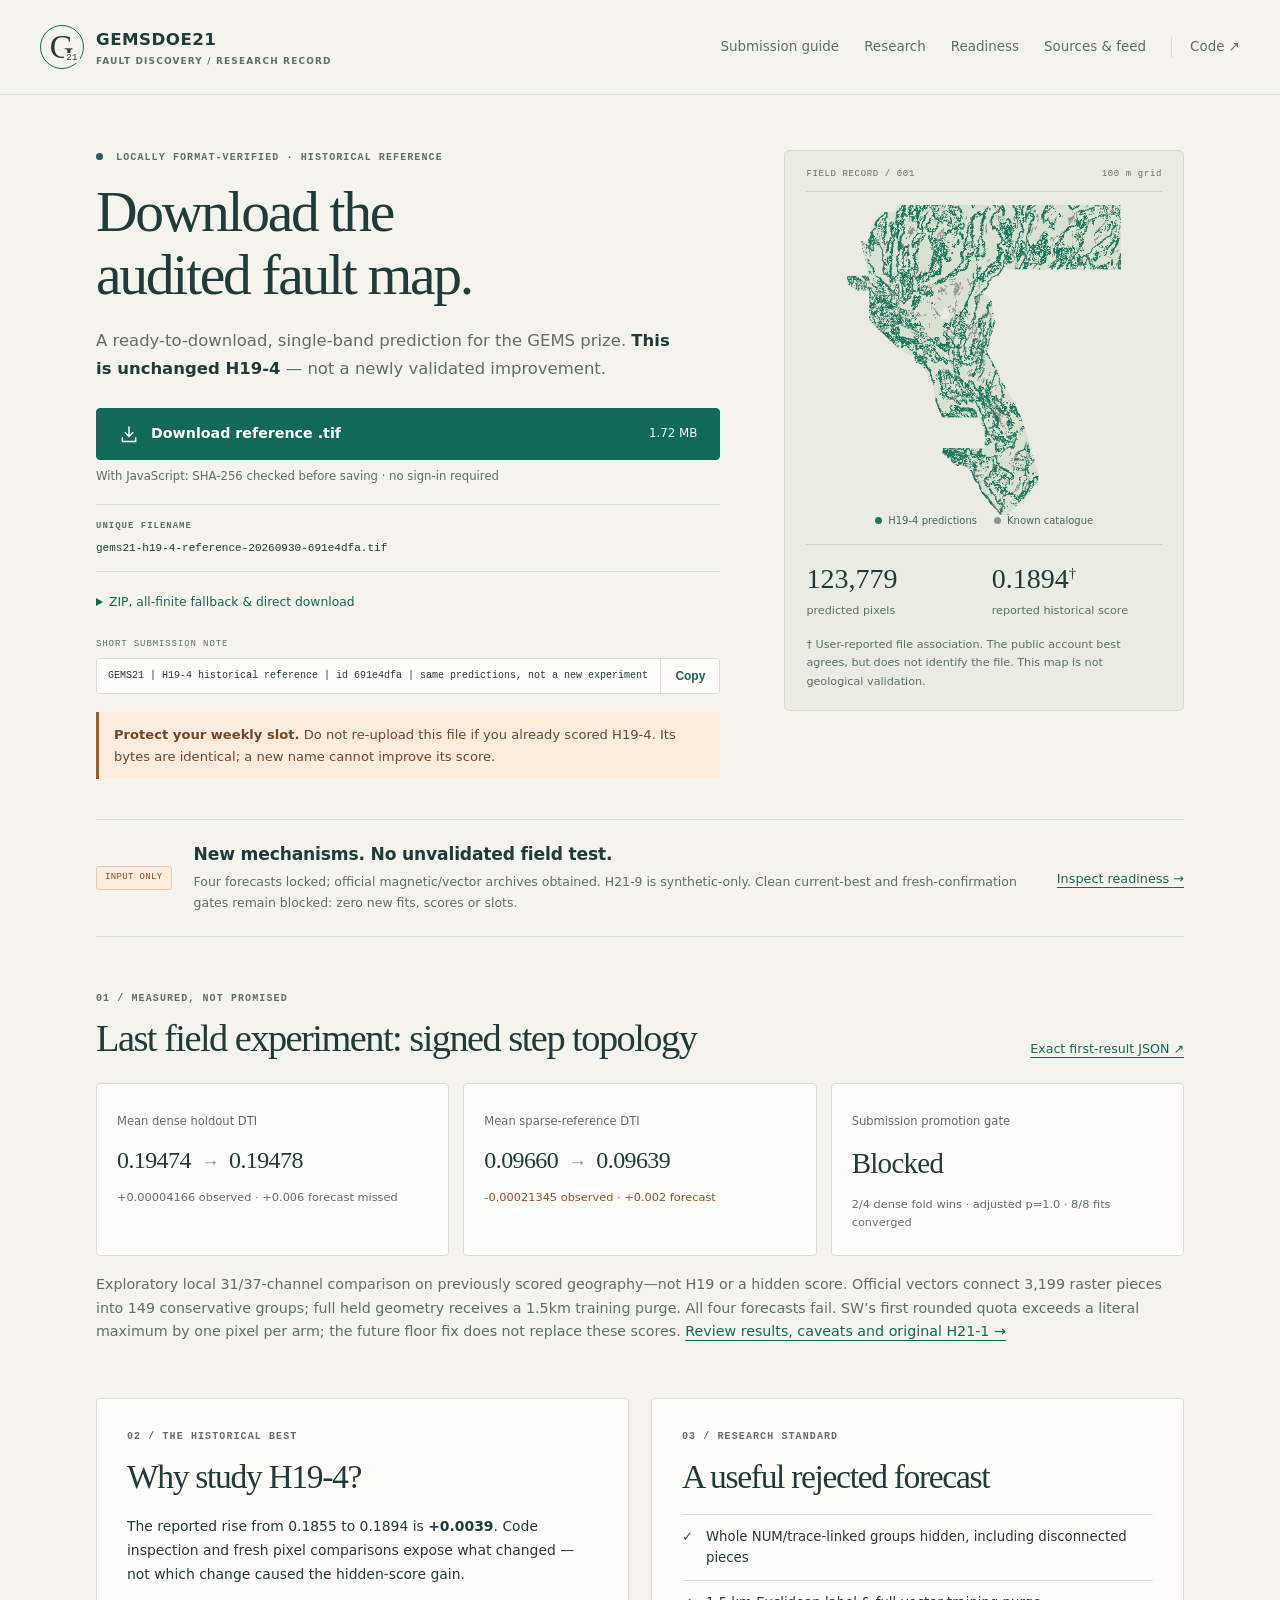
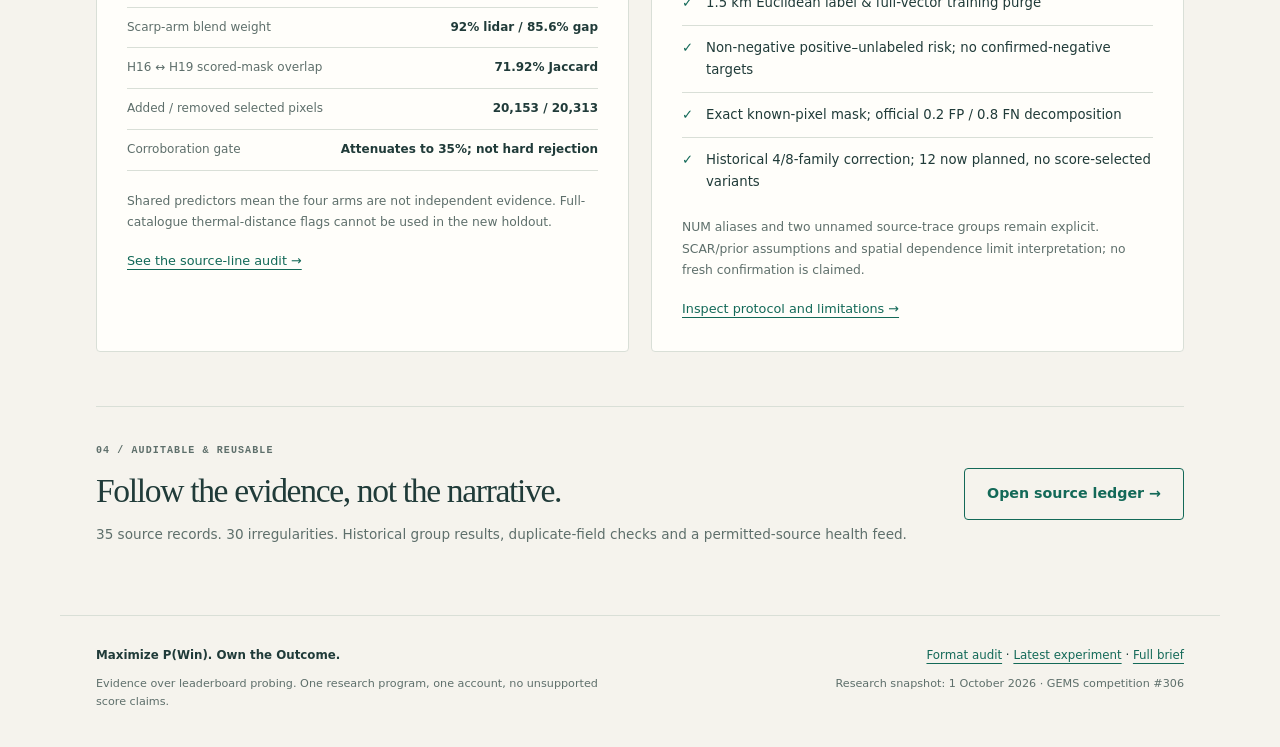
<file: index.html>
<!doctype html>
<html lang="en">
<head>
  <meta charset="utf-8">
  <base href="docs/">
  <meta name="viewport" content="width=device-width, initial-scale=1">
  <meta name="description" content="Audited GEMS fault-discovery research. Download a format-verified historical GeoTIFF, inspect the preserved registered experiments and review official sources.">
  <title>Download &amp; evidence · GEMSDOE21</title>
  <link rel="icon" href="assets/favicon.svg" type="image/svg+xml">
  <link rel="stylesheet" href="assets/site.css">
  <script defer src="assets/site.js"></script>
</head>
<body>
<a class="skip" href="#main">Skip to content</a>
<header class="masthead">
  <a class="brand" href="index.html" aria-label="GEMSDOE21 home"><span class="mark" aria-hidden="true">G<span>21</span></span><span>GEMSDOE21<small>FAULT DISCOVERY / RESEARCH RECORD</small></span></a>
  <nav aria-label="Main navigation">
    <a href="executive-summary.html" >Submission guide</a>
    <a href="research.html" >Research</a>
    <a href="readiness.html" >Readiness</a>
    <a href="sources.html" >Sources &amp; feed</a>
    <a href="https://github.com/buffedlizard55-lab/GEMSDOE21" class="code-link">Code <span aria-hidden="true">↗</span></a>
  </nav>
</header>
<main id="main" class="shell">

<section class="hero">
  <div class="download-card">
  <div class="eyebrow"><span class="dot"></span> LOCALLY FORMAT-VERIFIED · HISTORICAL REFERENCE</div>
  <h1>Download the<br>audited fault map.</h1>
  <p class="lead">A ready-to-download, single-band prediction for the GEMS prize. <strong>This is unchanged H19-4</strong> — not a newly validated improvement.</p>
  <a class="button primary" href="downloads/gems21-h19-4-reference-20260930-691e4dfa.tif" download="gems21-h19-4-reference-20260930-691e4dfa.tif" data-verified-download="gems21-h19-4-reference-20260930-691e4dfa.tif"><svg width="20" height="20" viewBox="0 0 24 24" fill="none" stroke="currentColor" stroke-width="1.7" aria-hidden="true"><path d="M12 3v12m-5-5 5 5 5-5M4 16v5h16v-5"/></svg>Download reference .tif <span>1.72 MB</span></a>
  <p class="download-status" aria-live="polite" data-download-status>With JavaScript: SHA-256 checked before saving · no sign-in required</p>
  <div class="file-label"><span class="kicker">UNIQUE FILENAME</span><code>gems21-h19-4-reference-20260930-691e4dfa.tif</code></div>
  <details class="alternatives"><summary>ZIP, all-finite fallback &amp; direct download</summary><div>
    <p>The ZIP contains exactly one TIFF. The masked-zero fallback has identical footprint predictions and all raw values in [0,1], with outside pixels marked null by an internal GDAL mask. <strong>Platform acceptance of that fallback is untested.</strong></p>
    <a class="text-download" href="downloads/gems21-h19-4-reference-20260930-691e4dfa.zip" download="gems21-h19-4-reference-20260930-691e4dfa.zip" data-verified-download="gems21-h19-4-reference-20260930-691e4dfa.zip">Zip · 0.50 MB ↓</a><a class="text-download" href="downloads/gems21-h19-4-reference-20260930-691e4dfa-masked-zero.tif" download="gems21-h19-4-reference-20260930-691e4dfa-masked-zero.tif" data-verified-download="gems21-h19-4-reference-20260930-691e4dfa-masked-zero.tif">Masked-zero fallback · 0.72 MB ↓</a>
    <a class="text-download" href="downloads/gems21-h19-4-reference-20260930-691e4dfa.tif" download="gems21-h19-4-reference-20260930-691e4dfa.tif">Direct TIFF link (without browser hash check) ↓</a>
    <p>Every published TIFF passed strict Python validation. Direct links still work without JavaScript; inspect the <a href="data/submission-validation.json">hash/format report</a> if needed.</p>
  </div></details>
  <div class="note-box"><label for="submission-note">SHORT SUBMISSION NOTE</label><div><input id="submission-note" type="text" readonly value="GEMS21 | H19-4 historical reference | id 691e4dfa | same predictions, not a new experiment"><button type="button" class="copy" data-copy="GEMS21 | H19-4 historical reference | id 691e4dfa | same predictions, not a new experiment" aria-label="Copy submission note">Copy</button></div><span class="copy-status" aria-live="polite"></span></div>
  <p class="warning"><b>Protect your weekly slot.</b> Do not re-upload this file if you already scored H19-4. Its bytes are identical; a new name cannot improve its score.</p>
</div>
  <aside class="field-panel" aria-label="Historical prediction overview">
    <div class="panel-heading"><span>FIELD RECORD / 001</span><span>100 m grid</span></div>
    <figure><img src="assets/historical-map.png" alt="Downsampled historical H19-4 predictions in green, known catalogue in gray, on the irregular study footprint. Predictions are unverified fault candidates." width="412" height="467"><figcaption><span><i class="legend green"></i>H19-4 predictions</span><span><i class="legend gray"></i>Known catalogue</span></figcaption></figure>
    <div class="field-stats"><div><b>123,779</b><span>predicted pixels</span></div><div><b>0.1894<span class="dagger">†</span></b><span>reported historical score</span></div></div>
    <p class="caption">† User-reported file association. The public account best agrees, but does not identify the file. This map is not geological validation.</p>
  </aside>
</section>
<section class="decision-bar" aria-labelledby="decision-title"><span class="tag reject">INPUT ONLY</span><div><h2 id="decision-title">New mechanisms. No unvalidated field test.</h2><p>Four forecasts locked; official magnetic/vector archives obtained. H21-9 is synthetic-only. Clean current-best and fresh-confirmation gates remain blocked: zero new fits, scores or slots.</p></div><a href="readiness.html">Inspect readiness <span aria-hidden="true">→</span></a></section>
<section class="section" aria-labelledby="results-title">
  <div class="section-heading"><div><span class="eyebrow">01 / MEASURED, NOT PROMISED</span><h2 id="results-title">Last field experiment: signed step topology</h2></div><a href="data/h21-5-results.json">Exact first-result JSON ↗</a></div>
  <div class="metric-grid">
    <article class="metric-card"><span>Mean dense holdout DTI</span><div>0.19474 <small>→</small> 0.19478</div><p>+0.00004166 observed · +0.006 forecast missed</p></article>
    <article class="metric-card"><span>Mean sparse-reference DTI</span><div>0.09660 <small>→</small> 0.09639</div><p class="negative">-0.00021345 observed · +0.002 forecast</p></article>
    <article class="metric-card"><span>Submission promotion gate</span><div class="word-value">Blocked</div><p>2/4 dense fold wins · adjusted p=1.0 · 8/8 fits converged</p></article>
  </div>
  <p class="caption">Exploratory local 31/37-channel comparison on previously scored geography—not H19 or a hidden score. Official vectors connect 3,199 raster pieces into 149 conservative groups; full held geometry receives a 1.5km training purge. All four forecasts fail. SW’s first rounded quota exceeds a literal maximum by one pixel per arm; the future floor fix does not replace these scores. <a href="research.html#session-2">Review results, caveats and original H21-1 →</a></p>
</section>
<section class="section two-col">
  <article class="paper"><span class="eyebrow">02 / THE HISTORICAL BEST</span><h2>Why study H19-4?</h2><p>The reported rise from 0.1855 to 0.1894 is <b>+0.0039</b>. Code inspection and fresh pixel comparisons expose what changed — not which change caused the hidden-score gain.</p><dl class="facts"><div><dt>Scarp-arm blend weight</dt><dd>92% lidar / 85.6% gap</dd></div><div><dt>H16 ↔ H19 scored-mask overlap</dt><dd>71.92% Jaccard</dd></div><div><dt>Added / removed selected pixels</dt><dd>20,153 / 20,313</dd></div><div><dt>Corroboration gate</dt><dd>Attenuates to 35%; not hard rejection</dd></div></dl><p class="caption">Shared predictors mean the four arms are not independent evidence. Full-catalogue thermal-distance flags cannot be used in the new holdout.</p><a href="research.html#historical">See the source-line audit →</a></article>
  <article class="paper"><span class="eyebrow">03 / RESEARCH STANDARD</span><h2>A useful rejected forecast</h2><ul class="check-list"><li>Whole NUM/trace-linked groups hidden, including disconnected pieces</li><li>1.5 km Euclidean label &amp; full-vector training purge</li><li>Non-negative positive–unlabeled risk; no confirmed-negative targets</li><li>Exact known-pixel mask; official 0.2 FP / 0.8 FN decomposition</li><li>Historical 4/8-family correction; 12 now planned, no score-selected variants</li></ul><p class="caption">NUM aliases and two unnamed source-trace groups remain explicit. SCAR/prior assumptions and spatial dependence limit interpretation; no fresh confirmation is claimed.</p><a href="research.html#s2-protocol">Inspect protocol and limitations →</a></article>
</section>
<section class="section ledger-strip"><div><span class="eyebrow">04 / AUDITABLE &amp; REUSABLE</span><h2>Follow the evidence, not the narrative.</h2><p>35 source records. 30 irregularities. Historical group results, duplicate-field checks and a permitted-source health feed.</p></div><a class="button secondary" href="sources.html">Open source ledger →</a></section>

</main>
<footer class="shell footer">
  <div><b>Maximize P(Win). Own the Outcome.</b><p>Evidence over leaderboard probing. One research program, one account, no unsupported score claims.</p></div>
  <div><a href="data/submission-validation.json">Format audit</a> · <a href="data/h21-5-results.json">Latest experiment</a> · <a href="https://github.com/buffedlizard55-lab/GEMSDOE21/blob/main/README.md">Full brief</a><p>Research snapshot: 1 October 2026 · GEMS competition #306</p></div>
</footer>
<script type="application/json" id="submission-manifest">{"generated_utc": "2026-10-01T04:04:39+00:00", "role": "historical reference; NOT a novel hypothesis or new score", "content_id": "691e4dfa", "source_repository": "buffedlizard55-lab/19GEMSDOE", "source_commit": "a3aca62fdb2be428f4245e22570cbc54082b2c15", "source_filename": "gems19-h19-4-multiline-corroborated-openness-thermal-pop-20260930-691e4dfa-nan.tif", "source_sha256": "89109a3bd2cd3b12e7a0f388113c519843acfc9c4f46825affefc3e63dd99b22", "byte_identical_to_h19_4": true, "score": 0.1894, "score_status": "USER-REPORTED file association; visible account best independently agrees", "note": "GEMS21 | H19-4 historical reference | id 691e4dfa | same predictions, not a new experiment", "files": [{"role": "primary", "name": "gems21-h19-4-reference-20260930-691e4dfa.tif", "href": "downloads/gems21-h19-4-reference-20260930-691e4dfa.tif", "bytes": 1716768, "sha256": "89109a3bd2cd3b12e7a0f388113c519843acfc9c4f46825affefc3e63dd99b22", "preflight": {"passed": true, "checks": {"template_single_float32_band": true, "template_epsg32611": true, "template_north_up_100m": true, "template_nonempty_footprint": true, "single_band": true, "float32": true, "crs_exact": true, "shape_exact": true, "geotransform_exact": true, "no_masked_footprint_pixels": true, "footprint_finite": true, "footprint_range_0_1": true, "outside_null_or_nan": true, "all_finite_values_in_range": true, "no_infinity_anywhere": true}, "sha256": "89109a3bd2cd3b12e7a0f388113c519843acfc9c4f46825affefc3e63dd99b22", "bytes": 1716768, "shape": [3730, 3292], "crs": "EPSG:32611", "transform": [100.0, 0.0, 243350.0, 0.0, -100.0, 4508550.0], "footprint_pixels": 5167373, "outside_pixels": 7111787, "footprint_nan_inf": 0, "footprint_out_of_range": 0, "footprint_min": 0.0, "footprint_max": 1.0, "raw_all_pixels_finite": false, "positive_footprint_pixels": 123779, "validator_scope": "local official-format checks; not platform acceptance or score verification"}}, {"role": "zip", "name": "gems21-h19-4-reference-20260930-691e4dfa.zip", "href": "downloads/gems21-h19-4-reference-20260930-691e4dfa.zip", "bytes": 503887, "sha256": "0a4106d8cd4d77f9439b03b7137252798df92ef695bd9a6c6a50255a4979c9ee"}, {"role": "masked-zero fallback", "name": "gems21-h19-4-reference-20260930-691e4dfa-masked-zero.tif", "href": "downloads/gems21-h19-4-reference-20260930-691e4dfa-masked-zero.tif", "bytes": 720122, "sha256": "356f833c09900fc41f2cc75278c6c91feb398deee09acd45c55303d07cd59e3a", "preflight": {"passed": true, "checks": {"template_single_float32_band": true, "template_epsg32611": true, "template_north_up_100m": true, "template_nonempty_footprint": true, "single_band": true, "float32": true, "crs_exact": true, "shape_exact": true, "geotransform_exact": true, "no_masked_footprint_pixels": true, "footprint_finite": true, "footprint_range_0_1": true, "outside_null_or_nan": true, "all_finite_values_in_range": true, "no_infinity_anywhere": true}, "sha256": "356f833c09900fc41f2cc75278c6c91feb398deee09acd45c55303d07cd59e3a", "bytes": 720122, "shape": [3730, 3292], "crs": "EPSG:32611", "transform": [100.0, 0.0, 243350.0, 0.0, -100.0, 4508550.0], "footprint_pixels": 5167373, "outside_pixels": 7111787, "footprint_nan_inf": 0, "footprint_out_of_range": 0, "footprint_min": 0.0, "footprint_max": 1.0, "raw_all_pixels_finite": true, "positive_footprint_pixels": 123779, "validator_scope": "local official-format checks; not platform acceptance or score verification"}}], "template_mask_sha256": "c467bbdff23d2585b4e444cb239bbd45bc6d6372cff713aa8f7670ec86908697", "prediction_inside_footprint_equal_across_variants": true, "known_pixels_predicted": 0, "new_submission_recommended": false, "warning": "Do not spend a slot re-uploading an existing scored field. A filename change cannot improve DTI.", "fallback_caveat": "All raw values finite [0,1]; outside marked null using internal GDAL mask. Platform acceptance untested."}</script>
</body>
</html>
</file>
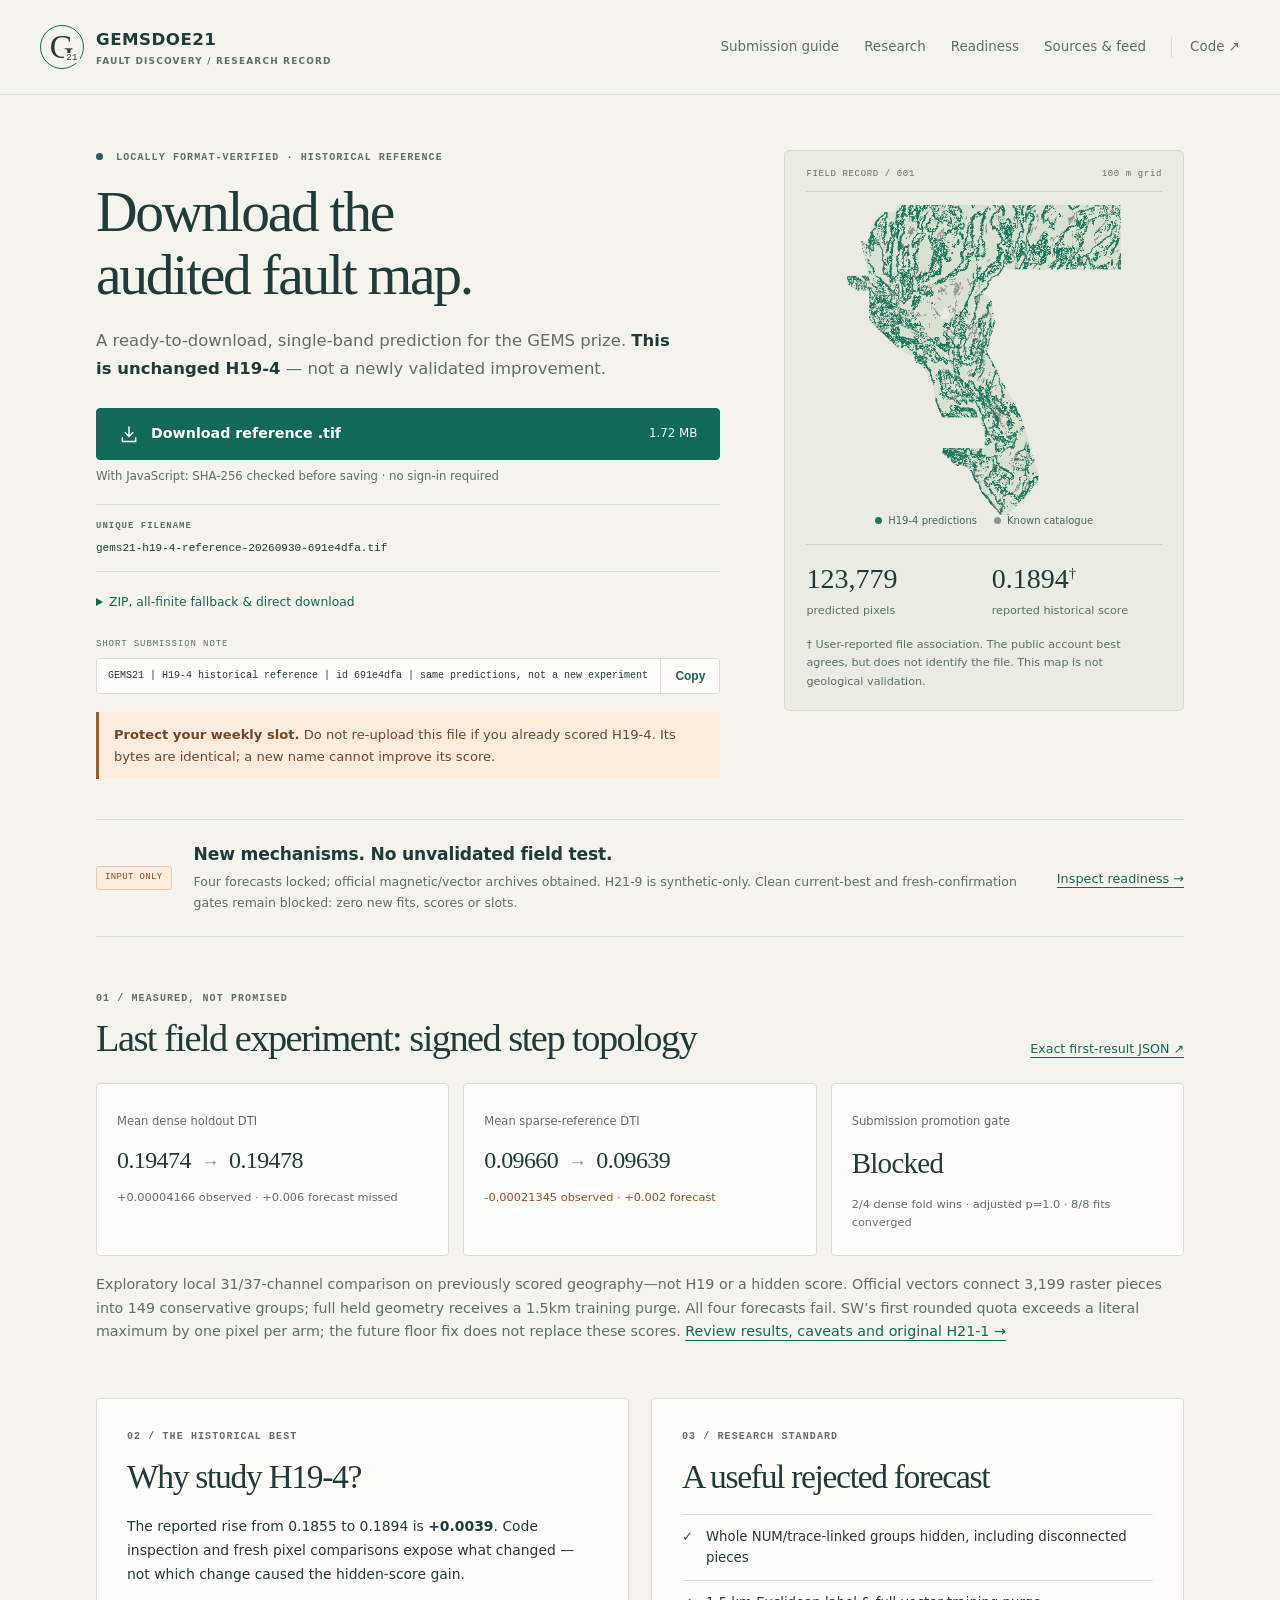
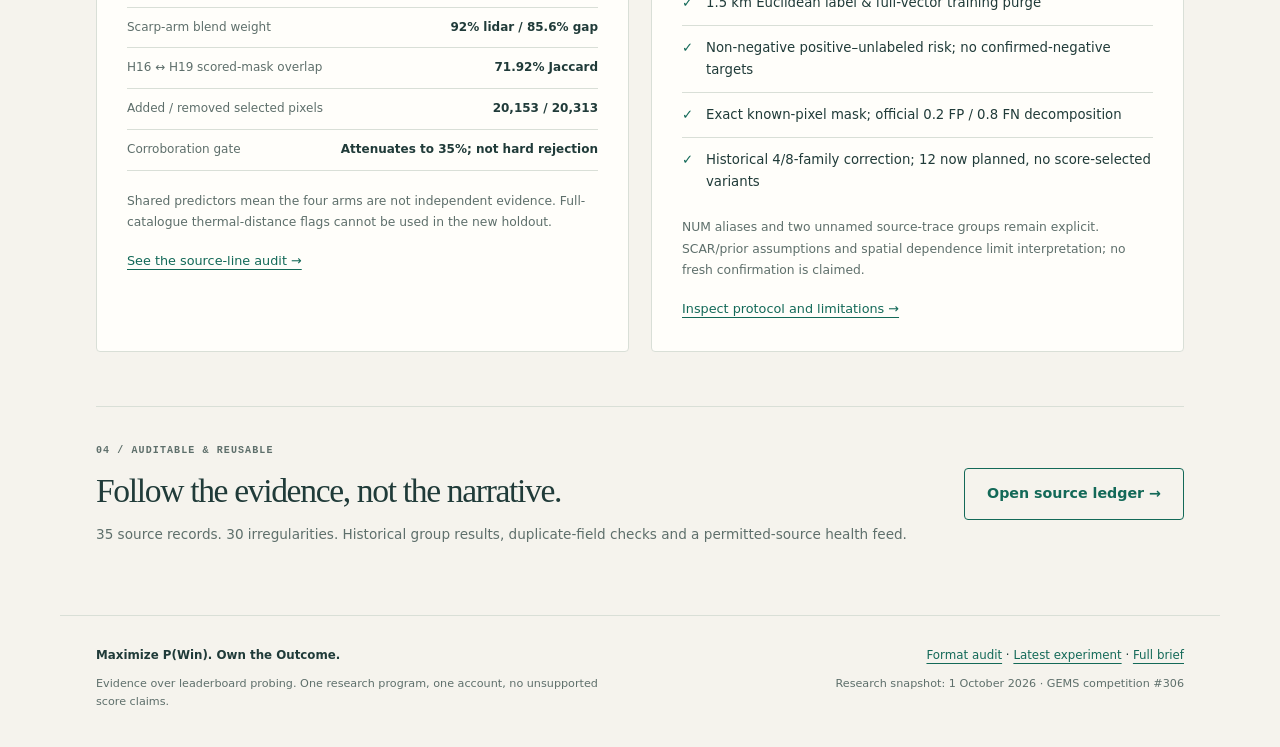
<file: docs/index.html>
<!doctype html>
<html lang="en">
<head>
  <meta charset="utf-8">
  <meta name="viewport" content="width=device-width, initial-scale=1">
  <meta name="description" content="Audited GEMS fault-discovery research. Download a format-verified historical GeoTIFF, inspect the preserved registered experiments and review official sources.">
  <title>Download &amp; evidence · GEMSDOE21</title>
  <link rel="icon" href="assets/favicon.svg" type="image/svg+xml">
  <link rel="stylesheet" href="assets/site.css">
  <script defer src="assets/site.js"></script>
</head>
<body>
<a class="skip" href="#main">Skip to content</a>
<header class="masthead">
  <a class="brand" href="index.html" aria-label="GEMSDOE21 home"><span class="mark" aria-hidden="true">G<span>21</span></span><span>GEMSDOE21<small>FAULT DISCOVERY / RESEARCH RECORD</small></span></a>
  <nav aria-label="Main navigation">
    <a href="executive-summary.html" >Submission guide</a>
    <a href="research.html" >Research</a>
    <a href="readiness.html" >Readiness</a>
    <a href="sources.html" >Sources &amp; feed</a>
    <a href="https://github.com/buffedlizard55-lab/GEMSDOE21" class="code-link">Code <span aria-hidden="true">↗</span></a>
  </nav>
</header>
<main id="main" class="shell">

<section class="hero">
  <div class="download-card">
  <div class="eyebrow"><span class="dot"></span> LOCALLY FORMAT-VERIFIED · HISTORICAL REFERENCE</div>
  <h1>Download the<br>audited fault map.</h1>
  <p class="lead">A ready-to-download, single-band prediction for the GEMS prize. <strong>This is unchanged H19-4</strong> — not a newly validated improvement.</p>
  <a class="button primary" href="downloads/gems21-h19-4-reference-20260930-691e4dfa.tif" download="gems21-h19-4-reference-20260930-691e4dfa.tif" data-verified-download="gems21-h19-4-reference-20260930-691e4dfa.tif"><svg width="20" height="20" viewBox="0 0 24 24" fill="none" stroke="currentColor" stroke-width="1.7" aria-hidden="true"><path d="M12 3v12m-5-5 5 5 5-5M4 16v5h16v-5"/></svg>Download reference .tif <span>1.72 MB</span></a>
  <p class="download-status" aria-live="polite" data-download-status>With JavaScript: SHA-256 checked before saving · no sign-in required</p>
  <div class="file-label"><span class="kicker">UNIQUE FILENAME</span><code>gems21-h19-4-reference-20260930-691e4dfa.tif</code></div>
  <details class="alternatives"><summary>ZIP, all-finite fallback &amp; direct download</summary><div>
    <p>The ZIP contains exactly one TIFF. The masked-zero fallback has identical footprint predictions and all raw values in [0,1], with outside pixels marked null by an internal GDAL mask. <strong>Platform acceptance of that fallback is untested.</strong></p>
    <a class="text-download" href="downloads/gems21-h19-4-reference-20260930-691e4dfa.zip" download="gems21-h19-4-reference-20260930-691e4dfa.zip" data-verified-download="gems21-h19-4-reference-20260930-691e4dfa.zip">Zip · 0.50 MB ↓</a><a class="text-download" href="downloads/gems21-h19-4-reference-20260930-691e4dfa-masked-zero.tif" download="gems21-h19-4-reference-20260930-691e4dfa-masked-zero.tif" data-verified-download="gems21-h19-4-reference-20260930-691e4dfa-masked-zero.tif">Masked-zero fallback · 0.72 MB ↓</a>
    <a class="text-download" href="downloads/gems21-h19-4-reference-20260930-691e4dfa.tif" download="gems21-h19-4-reference-20260930-691e4dfa.tif">Direct TIFF link (without browser hash check) ↓</a>
    <p>Every published TIFF passed strict Python validation. Direct links still work without JavaScript; inspect the <a href="data/submission-validation.json">hash/format report</a> if needed.</p>
  </div></details>
  <div class="note-box"><label for="submission-note">SHORT SUBMISSION NOTE</label><div><input id="submission-note" type="text" readonly value="GEMS21 | H19-4 historical reference | id 691e4dfa | same predictions, not a new experiment"><button type="button" class="copy" data-copy="GEMS21 | H19-4 historical reference | id 691e4dfa | same predictions, not a new experiment" aria-label="Copy submission note">Copy</button></div><span class="copy-status" aria-live="polite"></span></div>
  <p class="warning"><b>Protect your weekly slot.</b> Do not re-upload this file if you already scored H19-4. Its bytes are identical; a new name cannot improve its score.</p>
</div>
  <aside class="field-panel" aria-label="Historical prediction overview">
    <div class="panel-heading"><span>FIELD RECORD / 001</span><span>100 m grid</span></div>
    <figure><img src="assets/historical-map.png" alt="Downsampled historical H19-4 predictions in green, known catalogue in gray, on the irregular study footprint. Predictions are unverified fault candidates." width="412" height="467"><figcaption><span><i class="legend green"></i>H19-4 predictions</span><span><i class="legend gray"></i>Known catalogue</span></figcaption></figure>
    <div class="field-stats"><div><b>123,779</b><span>predicted pixels</span></div><div><b>0.1894<span class="dagger">†</span></b><span>reported historical score</span></div></div>
    <p class="caption">† User-reported file association. The public account best agrees, but does not identify the file. This map is not geological validation.</p>
  </aside>
</section>
<section class="decision-bar" aria-labelledby="decision-title"><span class="tag reject">INPUT ONLY</span><div><h2 id="decision-title">New mechanisms. No unvalidated field test.</h2><p>Four forecasts locked; official magnetic/vector archives obtained. H21-9 is synthetic-only. Clean current-best and fresh-confirmation gates remain blocked: zero new fits, scores or slots.</p></div><a href="readiness.html">Inspect readiness <span aria-hidden="true">→</span></a></section>
<section class="section" aria-labelledby="results-title">
  <div class="section-heading"><div><span class="eyebrow">01 / MEASURED, NOT PROMISED</span><h2 id="results-title">Last field experiment: signed step topology</h2></div><a href="data/h21-5-results.json">Exact first-result JSON ↗</a></div>
  <div class="metric-grid">
    <article class="metric-card"><span>Mean dense holdout DTI</span><div>0.19474 <small>→</small> 0.19478</div><p>+0.00004166 observed · +0.006 forecast missed</p></article>
    <article class="metric-card"><span>Mean sparse-reference DTI</span><div>0.09660 <small>→</small> 0.09639</div><p class="negative">-0.00021345 observed · +0.002 forecast</p></article>
    <article class="metric-card"><span>Submission promotion gate</span><div class="word-value">Blocked</div><p>2/4 dense fold wins · adjusted p=1.0 · 8/8 fits converged</p></article>
  </div>
  <p class="caption">Exploratory local 31/37-channel comparison on previously scored geography—not H19 or a hidden score. Official vectors connect 3,199 raster pieces into 149 conservative groups; full held geometry receives a 1.5km training purge. All four forecasts fail. SW’s first rounded quota exceeds a literal maximum by one pixel per arm; the future floor fix does not replace these scores. <a href="research.html#session-2">Review results, caveats and original H21-1 →</a></p>
</section>
<section class="section two-col">
  <article class="paper"><span class="eyebrow">02 / THE HISTORICAL BEST</span><h2>Why study H19-4?</h2><p>The reported rise from 0.1855 to 0.1894 is <b>+0.0039</b>. Code inspection and fresh pixel comparisons expose what changed — not which change caused the hidden-score gain.</p><dl class="facts"><div><dt>Scarp-arm blend weight</dt><dd>92% lidar / 85.6% gap</dd></div><div><dt>H16 ↔ H19 scored-mask overlap</dt><dd>71.92% Jaccard</dd></div><div><dt>Added / removed selected pixels</dt><dd>20,153 / 20,313</dd></div><div><dt>Corroboration gate</dt><dd>Attenuates to 35%; not hard rejection</dd></div></dl><p class="caption">Shared predictors mean the four arms are not independent evidence. Full-catalogue thermal-distance flags cannot be used in the new holdout.</p><a href="research.html#historical">See the source-line audit →</a></article>
  <article class="paper"><span class="eyebrow">03 / RESEARCH STANDARD</span><h2>A useful rejected forecast</h2><ul class="check-list"><li>Whole NUM/trace-linked groups hidden, including disconnected pieces</li><li>1.5 km Euclidean label &amp; full-vector training purge</li><li>Non-negative positive–unlabeled risk; no confirmed-negative targets</li><li>Exact known-pixel mask; official 0.2 FP / 0.8 FN decomposition</li><li>Historical 4/8-family correction; 12 now planned, no score-selected variants</li></ul><p class="caption">NUM aliases and two unnamed source-trace groups remain explicit. SCAR/prior assumptions and spatial dependence limit interpretation; no fresh confirmation is claimed.</p><a href="research.html#s2-protocol">Inspect protocol and limitations →</a></article>
</section>
<section class="section ledger-strip"><div><span class="eyebrow">04 / AUDITABLE &amp; REUSABLE</span><h2>Follow the evidence, not the narrative.</h2><p>35 source records. 30 irregularities. Historical group results, duplicate-field checks and a permitted-source health feed.</p></div><a class="button secondary" href="sources.html">Open source ledger →</a></section>

</main>
<footer class="shell footer">
  <div><b>Maximize P(Win). Own the Outcome.</b><p>Evidence over leaderboard probing. One research program, one account, no unsupported score claims.</p></div>
  <div><a href="data/submission-validation.json">Format audit</a> · <a href="data/h21-5-results.json">Latest experiment</a> · <a href="https://github.com/buffedlizard55-lab/GEMSDOE21/blob/main/README.md">Full brief</a><p>Research snapshot: 1 October 2026 · GEMS competition #306</p></div>
</footer>
<script type="application/json" id="submission-manifest">{"generated_utc": "2026-10-01T04:04:39+00:00", "role": "historical reference; NOT a novel hypothesis or new score", "content_id": "691e4dfa", "source_repository": "buffedlizard55-lab/19GEMSDOE", "source_commit": "a3aca62fdb2be428f4245e22570cbc54082b2c15", "source_filename": "gems19-h19-4-multiline-corroborated-openness-thermal-pop-20260930-691e4dfa-nan.tif", "source_sha256": "89109a3bd2cd3b12e7a0f388113c519843acfc9c4f46825affefc3e63dd99b22", "byte_identical_to_h19_4": true, "score": 0.1894, "score_status": "USER-REPORTED file association; visible account best independently agrees", "note": "GEMS21 | H19-4 historical reference | id 691e4dfa | same predictions, not a new experiment", "files": [{"role": "primary", "name": "gems21-h19-4-reference-20260930-691e4dfa.tif", "href": "downloads/gems21-h19-4-reference-20260930-691e4dfa.tif", "bytes": 1716768, "sha256": "89109a3bd2cd3b12e7a0f388113c519843acfc9c4f46825affefc3e63dd99b22", "preflight": {"passed": true, "checks": {"template_single_float32_band": true, "template_epsg32611": true, "template_north_up_100m": true, "template_nonempty_footprint": true, "single_band": true, "float32": true, "crs_exact": true, "shape_exact": true, "geotransform_exact": true, "no_masked_footprint_pixels": true, "footprint_finite": true, "footprint_range_0_1": true, "outside_null_or_nan": true, "all_finite_values_in_range": true, "no_infinity_anywhere": true}, "sha256": "89109a3bd2cd3b12e7a0f388113c519843acfc9c4f46825affefc3e63dd99b22", "bytes": 1716768, "shape": [3730, 3292], "crs": "EPSG:32611", "transform": [100.0, 0.0, 243350.0, 0.0, -100.0, 4508550.0], "footprint_pixels": 5167373, "outside_pixels": 7111787, "footprint_nan_inf": 0, "footprint_out_of_range": 0, "footprint_min": 0.0, "footprint_max": 1.0, "raw_all_pixels_finite": false, "positive_footprint_pixels": 123779, "validator_scope": "local official-format checks; not platform acceptance or score verification"}}, {"role": "zip", "name": "gems21-h19-4-reference-20260930-691e4dfa.zip", "href": "downloads/gems21-h19-4-reference-20260930-691e4dfa.zip", "bytes": 503887, "sha256": "0a4106d8cd4d77f9439b03b7137252798df92ef695bd9a6c6a50255a4979c9ee"}, {"role": "masked-zero fallback", "name": "gems21-h19-4-reference-20260930-691e4dfa-masked-zero.tif", "href": "downloads/gems21-h19-4-reference-20260930-691e4dfa-masked-zero.tif", "bytes": 720122, "sha256": "356f833c09900fc41f2cc75278c6c91feb398deee09acd45c55303d07cd59e3a", "preflight": {"passed": true, "checks": {"template_single_float32_band": true, "template_epsg32611": true, "template_north_up_100m": true, "template_nonempty_footprint": true, "single_band": true, "float32": true, "crs_exact": true, "shape_exact": true, "geotransform_exact": true, "no_masked_footprint_pixels": true, "footprint_finite": true, "footprint_range_0_1": true, "outside_null_or_nan": true, "all_finite_values_in_range": true, "no_infinity_anywhere": true}, "sha256": "356f833c09900fc41f2cc75278c6c91feb398deee09acd45c55303d07cd59e3a", "bytes": 720122, "shape": [3730, 3292], "crs": "EPSG:32611", "transform": [100.0, 0.0, 243350.0, 0.0, -100.0, 4508550.0], "footprint_pixels": 5167373, "outside_pixels": 7111787, "footprint_nan_inf": 0, "footprint_out_of_range": 0, "footprint_min": 0.0, "footprint_max": 1.0, "raw_all_pixels_finite": true, "positive_footprint_pixels": 123779, "validator_scope": "local official-format checks; not platform acceptance or score verification"}}], "template_mask_sha256": "c467bbdff23d2585b4e444cb239bbd45bc6d6372cff713aa8f7670ec86908697", "prediction_inside_footprint_equal_across_variants": true, "known_pixels_predicted": 0, "new_submission_recommended": false, "warning": "Do not spend a slot re-uploading an existing scored field. A filename change cannot improve DTI.", "fallback_caveat": "All raw values finite [0,1]; outside marked null using internal GDAL mask. Platform acceptance untested."}</script>
</body>
</html>
</file>
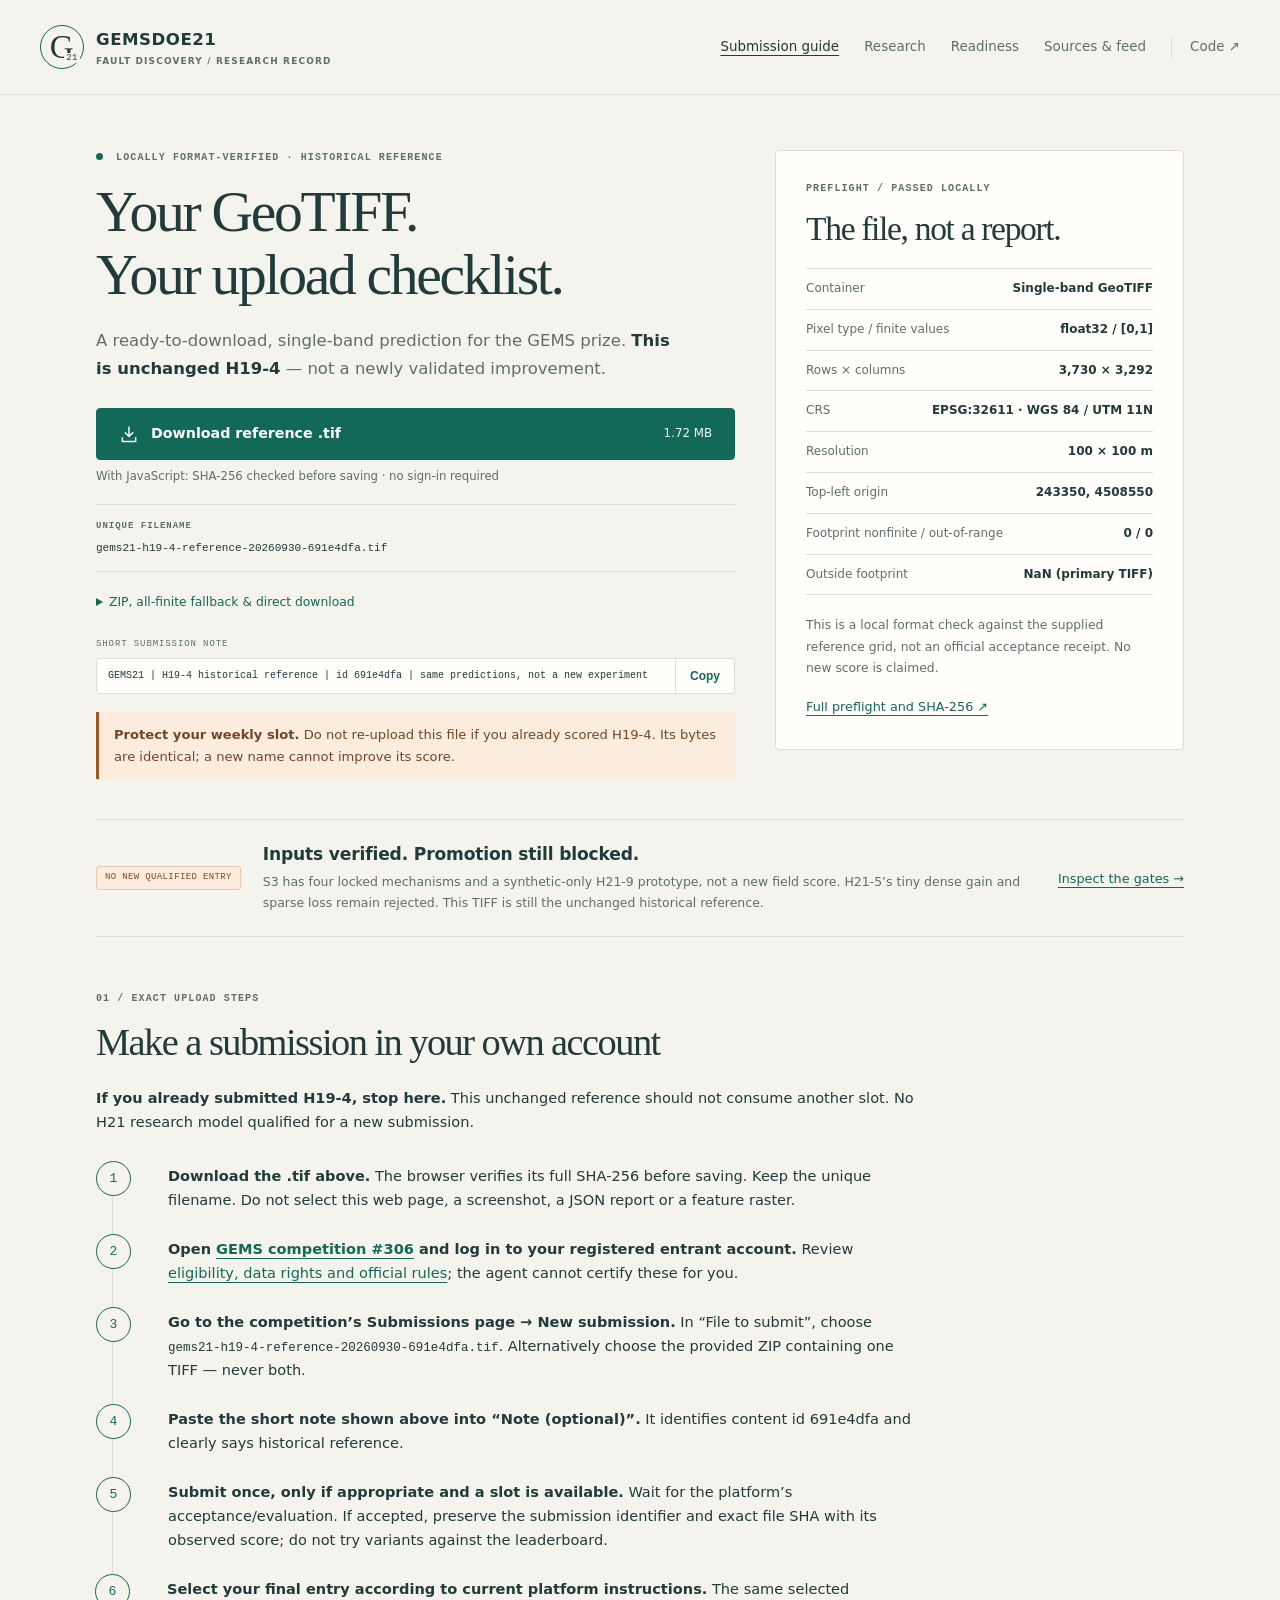
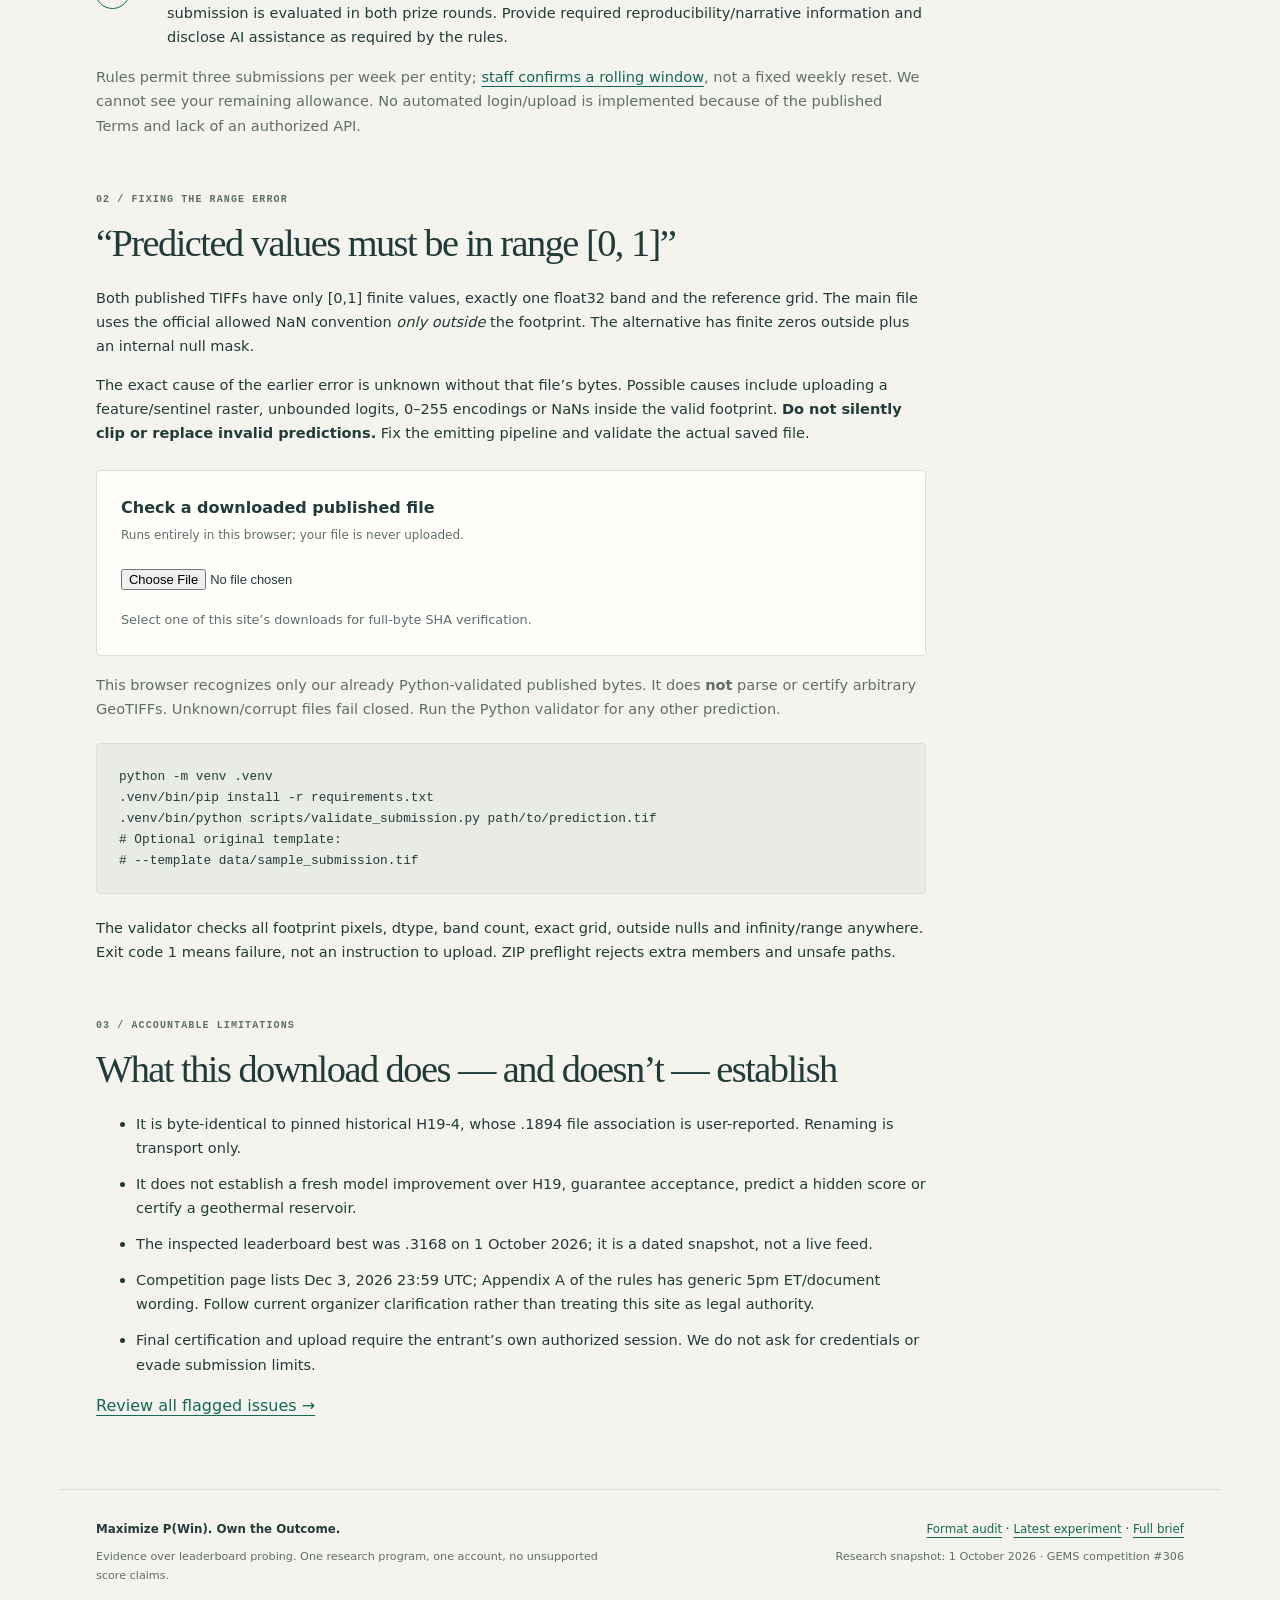
<file: docs/executive-summary.html>
<!doctype html>
<html lang="en">
<head>
  <meta charset="utf-8">
  <meta name="viewport" content="width=device-width, initial-scale=1">
  <meta name="description" content="Audited GEMS fault-discovery research. Download a format-verified historical GeoTIFF, inspect the preserved registered experiments and review official sources.">
  <title>Executive submission guide · GEMSDOE21</title>
  <link rel="icon" href="assets/favicon.svg" type="image/svg+xml">
  <link rel="stylesheet" href="assets/site.css">
  <script defer src="assets/site.js"></script>
</head>
<body>
<a class="skip" href="#main">Skip to content</a>
<header class="masthead">
  <a class="brand" href="index.html" aria-label="GEMSDOE21 home"><span class="mark" aria-hidden="true">G<span>21</span></span><span>GEMSDOE21<small>FAULT DISCOVERY / RESEARCH RECORD</small></span></a>
  <nav aria-label="Main navigation">
    <a href="executive-summary.html" aria-current="page">Submission guide</a>
    <a href="research.html" >Research</a>
    <a href="readiness.html" >Readiness</a>
    <a href="sources.html" >Sources &amp; feed</a>
    <a href="https://github.com/buffedlizard55-lab/GEMSDOE21" class="code-link">Code <span aria-hidden="true">↗</span></a>
  </nav>
</header>
<main id="main" class="shell">

<section class="hero guide-hero"><div class="download-card">
  <div class="eyebrow"><span class="dot"></span> LOCALLY FORMAT-VERIFIED · HISTORICAL REFERENCE</div>
  <h1>Your GeoTIFF.<br>Your upload checklist.</h1>
  <p class="lead">A ready-to-download, single-band prediction for the GEMS prize. <strong>This is unchanged H19-4</strong> — not a newly validated improvement.</p>
  <a class="button primary" href="downloads/gems21-h19-4-reference-20260930-691e4dfa.tif" download="gems21-h19-4-reference-20260930-691e4dfa.tif" data-verified-download="gems21-h19-4-reference-20260930-691e4dfa.tif"><svg width="20" height="20" viewBox="0 0 24 24" fill="none" stroke="currentColor" stroke-width="1.7" aria-hidden="true"><path d="M12 3v12m-5-5 5 5 5-5M4 16v5h16v-5"/></svg>Download reference .tif <span>1.72 MB</span></a>
  <p class="download-status" aria-live="polite" data-download-status>With JavaScript: SHA-256 checked before saving · no sign-in required</p>
  <div class="file-label"><span class="kicker">UNIQUE FILENAME</span><code>gems21-h19-4-reference-20260930-691e4dfa.tif</code></div>
  <details class="alternatives"><summary>ZIP, all-finite fallback &amp; direct download</summary><div>
    <p>The ZIP contains exactly one TIFF. The masked-zero fallback has identical footprint predictions and all raw values in [0,1], with outside pixels marked null by an internal GDAL mask. <strong>Platform acceptance of that fallback is untested.</strong></p>
    <a class="text-download" href="downloads/gems21-h19-4-reference-20260930-691e4dfa.zip" download="gems21-h19-4-reference-20260930-691e4dfa.zip" data-verified-download="gems21-h19-4-reference-20260930-691e4dfa.zip">Zip · 0.50 MB ↓</a><a class="text-download" href="downloads/gems21-h19-4-reference-20260930-691e4dfa-masked-zero.tif" download="gems21-h19-4-reference-20260930-691e4dfa-masked-zero.tif" data-verified-download="gems21-h19-4-reference-20260930-691e4dfa-masked-zero.tif">Masked-zero fallback · 0.72 MB ↓</a>
    <a class="text-download" href="downloads/gems21-h19-4-reference-20260930-691e4dfa.tif" download="gems21-h19-4-reference-20260930-691e4dfa.tif">Direct TIFF link (without browser hash check) ↓</a>
    <p>Every published TIFF passed strict Python validation. Direct links still work without JavaScript; inspect the <a href="data/submission-validation.json">hash/format report</a> if needed.</p>
  </div></details>
  <div class="note-box"><label for="submission-note">SHORT SUBMISSION NOTE</label><div><input id="submission-note" type="text" readonly value="GEMS21 | H19-4 historical reference | id 691e4dfa | same predictions, not a new experiment"><button type="button" class="copy" data-copy="GEMS21 | H19-4 historical reference | id 691e4dfa | same predictions, not a new experiment" aria-label="Copy submission note">Copy</button></div><span class="copy-status" aria-live="polite"></span></div>
  <p class="warning"><b>Protect your weekly slot.</b> Do not re-upload this file if you already scored H19-4. Its bytes are identical; a new name cannot improve its score.</p>
</div><aside class="paper guide-checks"><span class="eyebrow">PREFLIGHT / PASSED LOCALLY</span><h2>The file, not a report.</h2><dl class="facts"><div><dt>Container</dt><dd>Single-band GeoTIFF</dd></div><div><dt>Pixel type / finite values</dt><dd>float32 / [0,1]</dd></div><div><dt>Rows × columns</dt><dd>3,730 × 3,292</dd></div><div><dt>CRS</dt><dd>EPSG:32611 · WGS 84 / UTM 11N</dd></div><div><dt>Resolution</dt><dd>100 × 100 m</dd></div><div><dt>Top-left origin</dt><dd>243350, 4508550</dd></div><div><dt>Footprint nonfinite / out-of-range</dt><dd>0 / 0</dd></div><div><dt>Outside footprint</dt><dd>NaN (primary TIFF)</dd></div></dl><p class="caption">This is a local format check against the supplied reference grid, not an official acceptance receipt. No new score is claimed.</p><a href="data/submission-validation.json">Full preflight and SHA-256 ↗</a></aside></section>
<section class="decision-bar"><span class="tag reject">NO NEW QUALIFIED ENTRY</span><div><h2>Inputs verified. Promotion still blocked.</h2><p>S3 has four locked mechanisms and a synthetic-only H21-9 prototype, not a new field score. H21-5’s tiny dense gain and sparse loss remain rejected. This TIFF is still the unchanged historical reference.</p></div><a href="readiness.html">Inspect the gates →</a></section>
<section class="section reading" aria-labelledby="upload-title"><span class="eyebrow">01 / EXACT UPLOAD STEPS</span><h2 id="upload-title">Make a submission in your own account</h2><p><strong>If you already submitted H19-4, stop here.</strong> This unchanged reference should not consume another slot. No H21 research model qualified for a new submission.</p><ol class="steps"><li><b>Download the .tif above.</b> The browser verifies its full SHA-256 before saving. Keep the unique filename. Do not select this web page, a screenshot, a JSON report or a feature raster.</li><li><b>Open <a href="https://www.drivendata.org/competitions/306/competition-doe-gems/">GEMS competition #306</a> and log in to your registered entrant account.</b> Review <a href="https://docs.nlr.gov/docs/fy26osti/96647.pdf">eligibility, data rights and official rules</a>; the agent cannot certify these for you.</li><li><b>Go to the competition’s Submissions page → New submission.</b> In “File to submit”, choose <code>gems21-h19-4-reference-20260930-691e4dfa.tif</code>. Alternatively choose the provided ZIP containing one TIFF — never both.</li><li><b>Paste the short note shown above into “Note (optional)”.</b> It identifies content id 691e4dfa and clearly says historical reference.</li><li><b>Submit once, only if appropriate and a slot is available.</b> Wait for the platform’s acceptance/evaluation. If accepted, preserve the submission identifier and exact file SHA with its observed score; do not try variants against the leaderboard.</li><li><b>Select your final entry according to current platform instructions.</b> The same selected submission is evaluated in both prize rounds. Provide required reproducibility/narrative information and disclose AI assistance as required by the rules.</li></ol><p class="caption">Rules permit three submissions per week per entity; <a href="https://community.drivendata.org/t/weekly-submissions/11524/2">staff confirms a rolling window</a>, not a fixed weekly reset. We cannot see your remaining allowance. No automated login/upload is implemented because of the published Terms and lack of an authorized API.</p></section>
<section class="section reading" id="range-error"><span class="eyebrow">02 / FIXING THE RANGE ERROR</span><h2>“Predicted values must be in range [0, 1]”</h2><p>Both published TIFFs have only [0,1] finite values, exactly one float32 band and the reference grid. The main file uses the official allowed NaN convention <em>only outside</em> the footprint. The alternative has finite zeros outside plus an internal null mask.</p><p>The exact cause of the earlier error is unknown without that file’s bytes. Possible causes include uploading a feature/sentinel raster, unbounded logits, 0–255 encodings or NaNs inside the valid footprint. <strong>Do not silently clip or replace invalid predictions.</strong> Fix the emitting pipeline and validate the actual saved file.</p><div class="file-check"><label for="local-file"><b>Check a downloaded published file</b><span>Runs entirely in this browser; your file is never uploaded.</span></label><input id="local-file" type="file" accept=".tif,.zip"><p id="file-check-result" aria-live="polite">Select one of this site’s downloads for full-byte SHA verification.</p></div><p class="caption">This browser recognizes only our already Python-validated published bytes. It does <strong>not</strong> parse or certify arbitrary GeoTIFFs. Unknown/corrupt files fail closed. Run the Python validator for any other prediction.</p><pre><code>python -m venv .venv
.venv/bin/pip install -r requirements.txt
.venv/bin/python scripts/validate_submission.py path/to/prediction.tif
# Optional original template:
# --template data/sample_submission.tif</code></pre><p>The validator checks all footprint pixels, dtype, band count, exact grid, outside nulls and infinity/range anywhere. Exit code 1 means failure, not an instruction to upload. ZIP preflight rejects extra members and unsafe paths.</p></section>
<section class="section reading"><span class="eyebrow">03 / ACCOUNTABLE LIMITATIONS</span><h2>What this download does — and doesn’t — establish</h2><ul><li>It is byte-identical to pinned historical H19-4, whose .1894 file association is user-reported. Renaming is transport only.</li><li>It does not establish a fresh model improvement over H19, guarantee acceptance, predict a hidden score or certify a geothermal reservoir.</li><li>The inspected leaderboard best was .3168 on 1 October 2026; it is a dated snapshot, not a live feed.</li><li>Competition page lists Dec 3, 2026 23:59 UTC; Appendix A of the rules has generic 5pm ET/document wording. Follow current organizer clarification rather than treating this site as legal authority.</li><li>Final certification and upload require the entrant’s own authorized session. We do not ask for credentials or evade submission limits.</li></ul><a href="sources.html#flags">Review all flagged issues →</a></section>

</main>
<footer class="shell footer">
  <div><b>Maximize P(Win). Own the Outcome.</b><p>Evidence over leaderboard probing. One research program, one account, no unsupported score claims.</p></div>
  <div><a href="data/submission-validation.json">Format audit</a> · <a href="data/h21-5-results.json">Latest experiment</a> · <a href="https://github.com/buffedlizard55-lab/GEMSDOE21/blob/main/README.md">Full brief</a><p>Research snapshot: 1 October 2026 · GEMS competition #306</p></div>
</footer>
<script type="application/json" id="submission-manifest">{"generated_utc": "2026-10-01T04:04:39+00:00", "role": "historical reference; NOT a novel hypothesis or new score", "content_id": "691e4dfa", "source_repository": "buffedlizard55-lab/19GEMSDOE", "source_commit": "a3aca62fdb2be428f4245e22570cbc54082b2c15", "source_filename": "gems19-h19-4-multiline-corroborated-openness-thermal-pop-20260930-691e4dfa-nan.tif", "source_sha256": "89109a3bd2cd3b12e7a0f388113c519843acfc9c4f46825affefc3e63dd99b22", "byte_identical_to_h19_4": true, "score": 0.1894, "score_status": "USER-REPORTED file association; visible account best independently agrees", "note": "GEMS21 | H19-4 historical reference | id 691e4dfa | same predictions, not a new experiment", "files": [{"role": "primary", "name": "gems21-h19-4-reference-20260930-691e4dfa.tif", "href": "downloads/gems21-h19-4-reference-20260930-691e4dfa.tif", "bytes": 1716768, "sha256": "89109a3bd2cd3b12e7a0f388113c519843acfc9c4f46825affefc3e63dd99b22", "preflight": {"passed": true, "checks": {"template_single_float32_band": true, "template_epsg32611": true, "template_north_up_100m": true, "template_nonempty_footprint": true, "single_band": true, "float32": true, "crs_exact": true, "shape_exact": true, "geotransform_exact": true, "no_masked_footprint_pixels": true, "footprint_finite": true, "footprint_range_0_1": true, "outside_null_or_nan": true, "all_finite_values_in_range": true, "no_infinity_anywhere": true}, "sha256": "89109a3bd2cd3b12e7a0f388113c519843acfc9c4f46825affefc3e63dd99b22", "bytes": 1716768, "shape": [3730, 3292], "crs": "EPSG:32611", "transform": [100.0, 0.0, 243350.0, 0.0, -100.0, 4508550.0], "footprint_pixels": 5167373, "outside_pixels": 7111787, "footprint_nan_inf": 0, "footprint_out_of_range": 0, "footprint_min": 0.0, "footprint_max": 1.0, "raw_all_pixels_finite": false, "positive_footprint_pixels": 123779, "validator_scope": "local official-format checks; not platform acceptance or score verification"}}, {"role": "zip", "name": "gems21-h19-4-reference-20260930-691e4dfa.zip", "href": "downloads/gems21-h19-4-reference-20260930-691e4dfa.zip", "bytes": 503887, "sha256": "0a4106d8cd4d77f9439b03b7137252798df92ef695bd9a6c6a50255a4979c9ee"}, {"role": "masked-zero fallback", "name": "gems21-h19-4-reference-20260930-691e4dfa-masked-zero.tif", "href": "downloads/gems21-h19-4-reference-20260930-691e4dfa-masked-zero.tif", "bytes": 720122, "sha256": "356f833c09900fc41f2cc75278c6c91feb398deee09acd45c55303d07cd59e3a", "preflight": {"passed": true, "checks": {"template_single_float32_band": true, "template_epsg32611": true, "template_north_up_100m": true, "template_nonempty_footprint": true, "single_band": true, "float32": true, "crs_exact": true, "shape_exact": true, "geotransform_exact": true, "no_masked_footprint_pixels": true, "footprint_finite": true, "footprint_range_0_1": true, "outside_null_or_nan": true, "all_finite_values_in_range": true, "no_infinity_anywhere": true}, "sha256": "356f833c09900fc41f2cc75278c6c91feb398deee09acd45c55303d07cd59e3a", "bytes": 720122, "shape": [3730, 3292], "crs": "EPSG:32611", "transform": [100.0, 0.0, 243350.0, 0.0, -100.0, 4508550.0], "footprint_pixels": 5167373, "outside_pixels": 7111787, "footprint_nan_inf": 0, "footprint_out_of_range": 0, "footprint_min": 0.0, "footprint_max": 1.0, "raw_all_pixels_finite": true, "positive_footprint_pixels": 123779, "validator_scope": "local official-format checks; not platform acceptance or score verification"}}], "template_mask_sha256": "c467bbdff23d2585b4e444cb239bbd45bc6d6372cff713aa8f7670ec86908697", "prediction_inside_footprint_equal_across_variants": true, "known_pixels_predicted": 0, "new_submission_recommended": false, "warning": "Do not spend a slot re-uploading an existing scored field. A filename change cannot improve DTI.", "fallback_caveat": "All raw values finite [0,1]; outside marked null using internal GDAL mask. Platform acceptance untested."}</script>
</body>
</html>
</file>
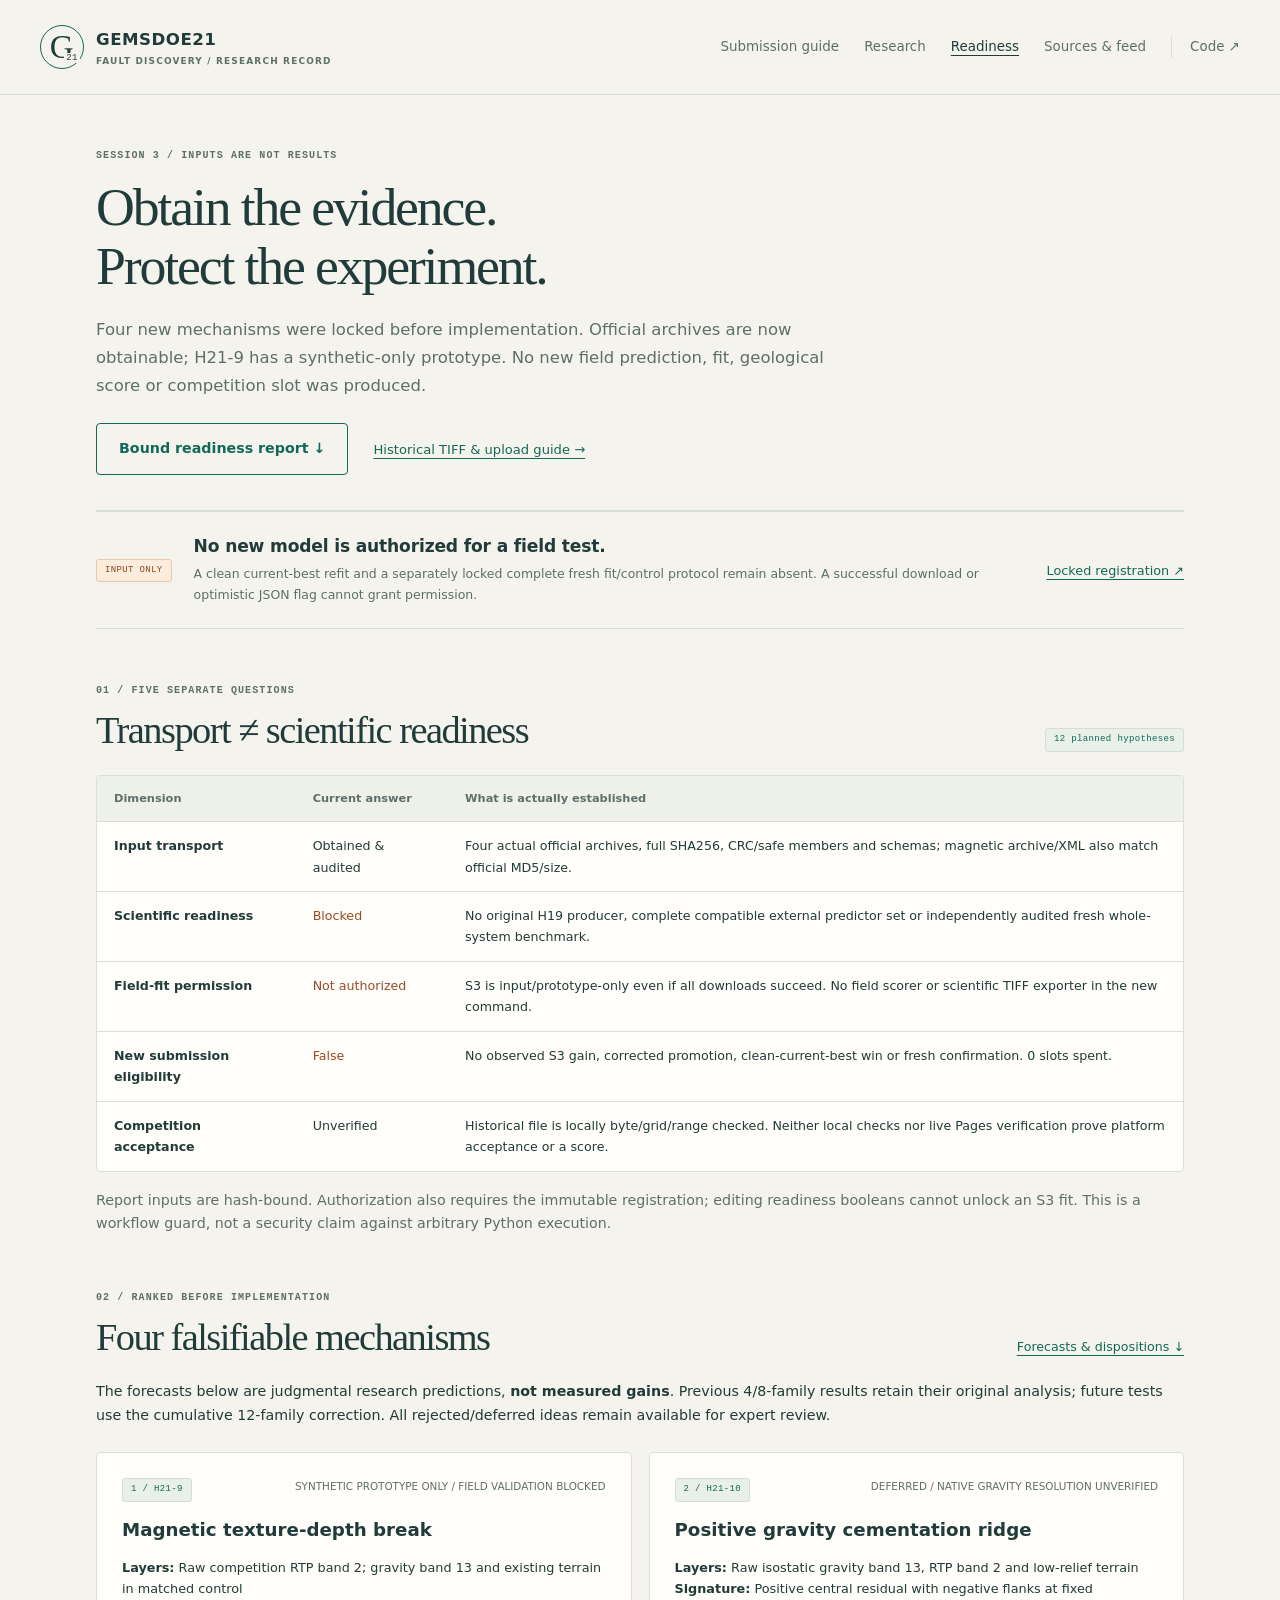
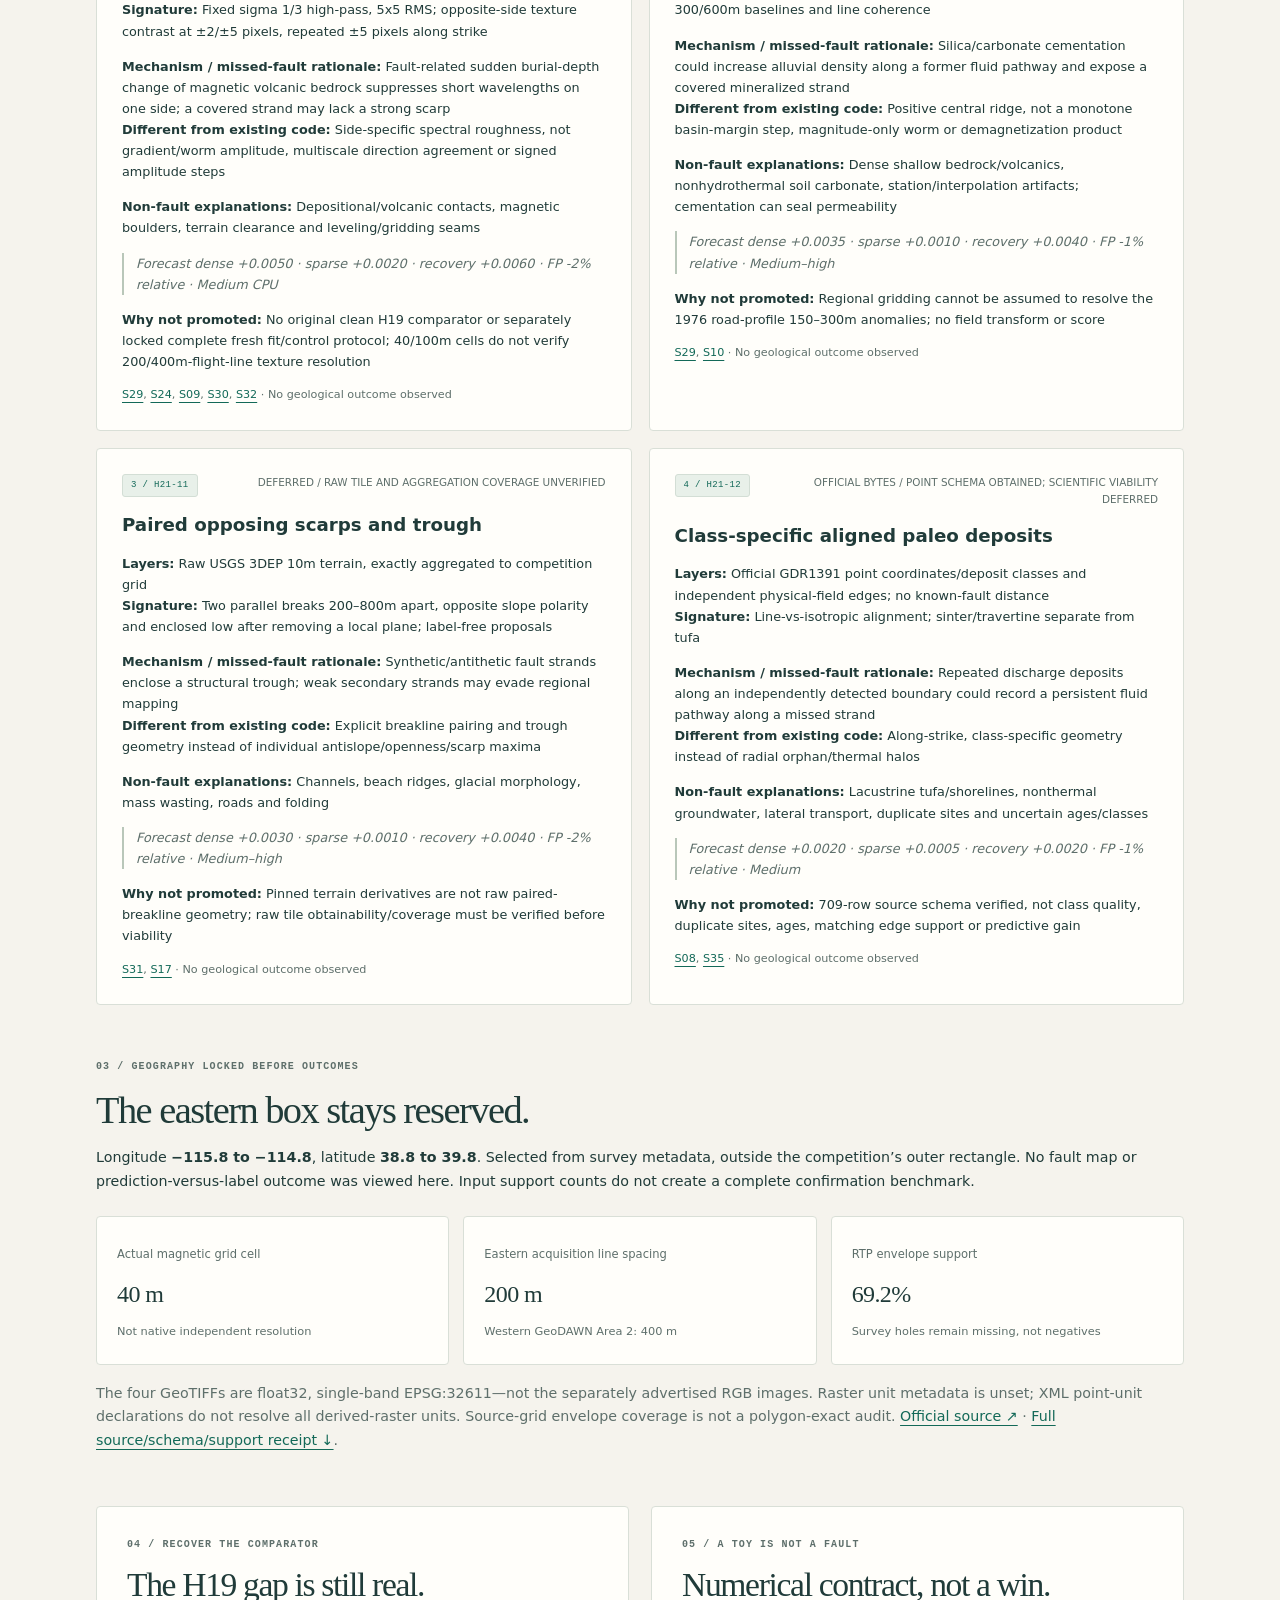
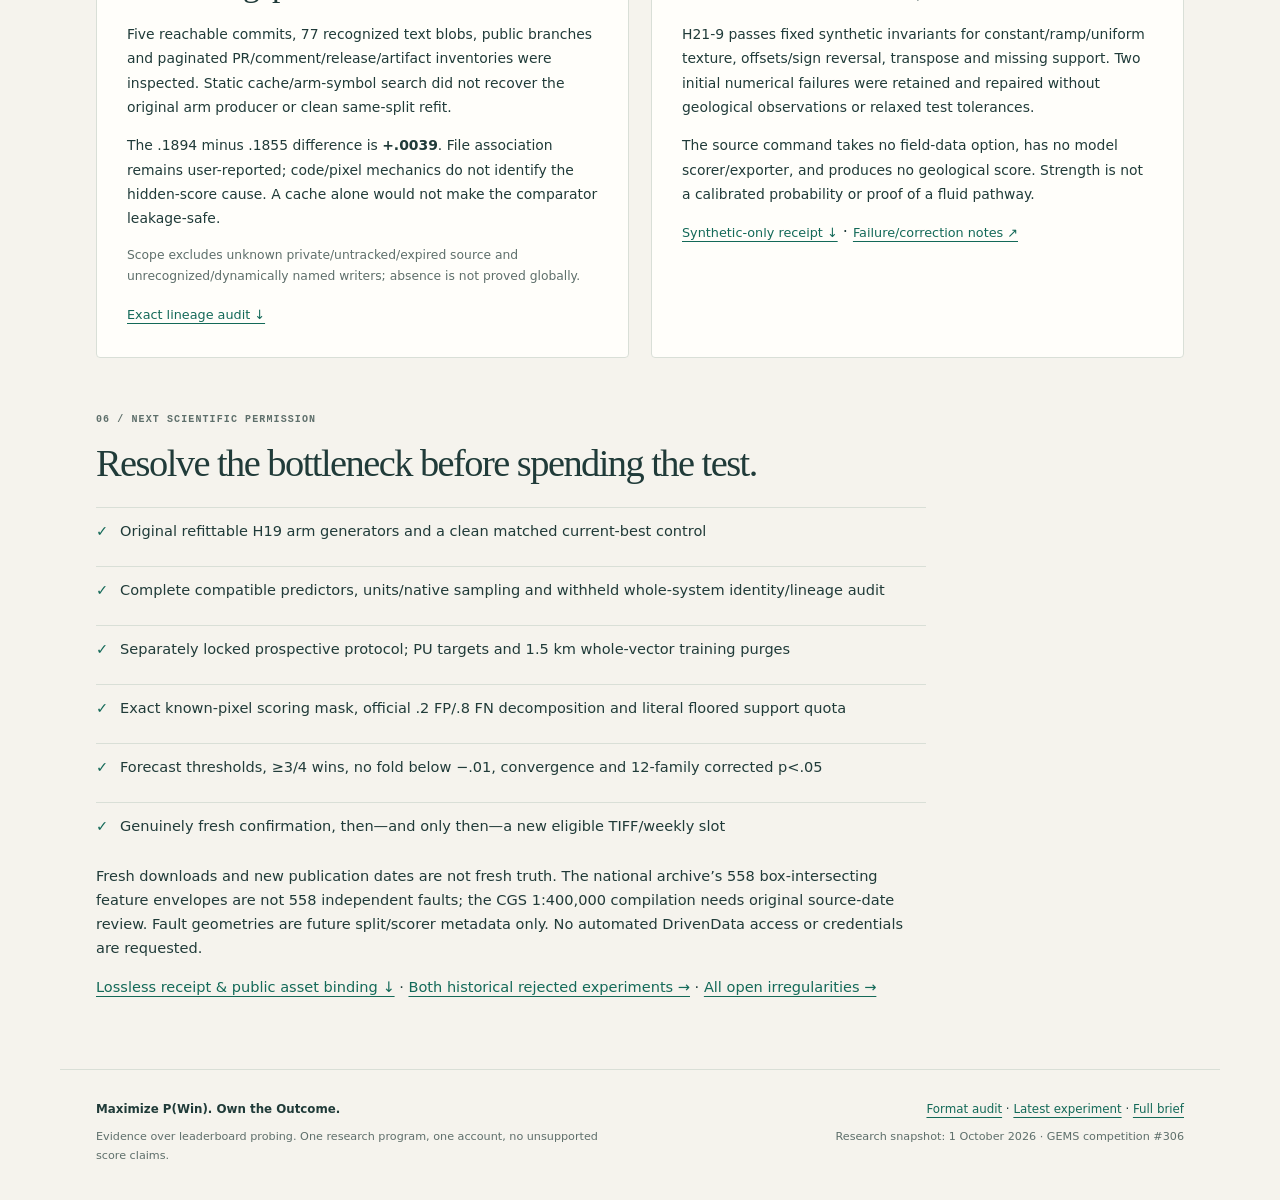
<file: docs/readiness.html>
<!doctype html>
<html lang="en">
<head>
  <meta charset="utf-8">
  <meta name="viewport" content="width=device-width, initial-scale=1">
  <meta name="description" content="Audited GEMS fault-discovery research. Download a format-verified historical GeoTIFF, inspect the preserved registered experiments and review official sources.">
  <title>Input readiness and next scientific gates · GEMSDOE21</title>
  <link rel="icon" href="assets/favicon.svg" type="image/svg+xml">
  <link rel="stylesheet" href="assets/site.css">
  <script defer src="assets/site.js"></script>
</head>
<body>
<a class="skip" href="#main">Skip to content</a>
<header class="masthead">
  <a class="brand" href="index.html" aria-label="GEMSDOE21 home"><span class="mark" aria-hidden="true">G<span>21</span></span><span>GEMSDOE21<small>FAULT DISCOVERY / RESEARCH RECORD</small></span></a>
  <nav aria-label="Main navigation">
    <a href="executive-summary.html" >Submission guide</a>
    <a href="research.html" >Research</a>
    <a href="readiness.html" aria-current="page">Readiness</a>
    <a href="sources.html" >Sources &amp; feed</a>
    <a href="https://github.com/buffedlizard55-lab/GEMSDOE21" class="code-link">Code <span aria-hidden="true">↗</span></a>
  </nav>
</header>
<main id="main" class="shell">

<section class="page-heading"><span class="eyebrow">SESSION 3 / INPUTS ARE NOT RESULTS</span><h1>Obtain the evidence.<br>Protect the experiment.</h1><p class="lead">Four new mechanisms were locked before implementation. Official archives are now obtainable; H21-9 has a synthetic-only prototype. No new field prediction, fit, geological score or competition slot was produced.</p><div class="heading-actions"><a class="button secondary" href="data/research-readiness-s3.json">Bound readiness report ↓</a><a href="executive-summary.html">Historical TIFF &amp; upload guide →</a></div></section>
<section class="decision-bar"><span class="tag reject">INPUT ONLY</span><div><h2>No new model is authorized for a field test.</h2><p>A clean current-best refit and a separately locked complete fresh fit/control protocol remain absent. A successful download or optimistic JSON flag cannot grant permission.</p></div><a href="https://github.com/buffedlizard55-lab/GEMSDOE21/blob/689160f54af40f8b5a65dc660da5e9b64465a1f0/research/preregistration-h21-s3.md">Locked registration ↗</a></section>
<section class="section" id="gates"><div class="section-heading"><div><span class="eyebrow">01 / FIVE SEPARATE QUESTIONS</span><h2>Transport ≠ scientific readiness</h2></div><span class="tag">12 planned hypotheses</span></div><div class="table-wrap"><table><thead><tr><th>Dimension</th><th>Current answer</th><th>What is actually established</th></tr></thead><tbody><tr><th>Input transport</th><td>Obtained &amp; audited</td><td>Four actual official archives, full SHA256, CRC/safe members and schemas; magnetic archive/XML also match official MD5/size.</td></tr><tr><th>Scientific readiness</th><td class="negative">Blocked</td><td>No original H19 producer, complete compatible external predictor set or independently audited fresh whole-system benchmark.</td></tr><tr><th>Field-fit permission</th><td class="negative">Not authorized</td><td>S3 is input/prototype-only even if all downloads succeed. No field scorer or scientific TIFF exporter in the new command.</td></tr><tr><th>New submission eligibility</th><td class="negative">False</td><td>No observed S3 gain, corrected promotion, clean-current-best win or fresh confirmation. 0 slots spent.</td></tr><tr><th>Competition acceptance</th><td>Unverified</td><td>Historical file is locally byte/grid/range checked. Neither local checks nor live Pages verification prove platform acceptance or a score.</td></tr></tbody></table></div><p class="caption">Report inputs are hash-bound. Authorization also requires the immutable registration; editing readiness booleans cannot unlock an S3 fit. This is a workflow guard, not a security claim against arbitrary Python execution.</p></section>
<section class="section" id="hypotheses"><div class="section-heading"><div><span class="eyebrow">02 / RANKED BEFORE IMPLEMENTATION</span><h2>Four falsifiable mechanisms</h2></div><a href="data/hypotheses-s3.json">Forecasts &amp; dispositions ↓</a></div><p>The forecasts below are judgmental research predictions, <b>not measured gains</b>. Previous 4/8-family results retain their original analysis; future tests use the cumulative 12-family correction. All rejected/deferred ideas remain available for expert review.</p><div class="flag-list"><article class="flag" id="H21-9"><div><span class="tag">1 / H21-9</span><span class="caption">SYNTHETIC PROTOTYPE ONLY / FIELD VALIDATION BLOCKED</span></div><h3>Magnetic texture-depth break</h3><p><b>Layers:</b> Raw competition RTP band 2; gravity band 13 and existing terrain in matched control<br><b>Signature:</b> Fixed sigma 1/3 high-pass, 5x5 RMS; opposite-side texture contrast at ±2/±5 pixels, repeated ±5 pixels along strike</p><p><b>Mechanism / missed-fault rationale:</b> Fault-related sudden burial-depth change of magnetic volcanic bedrock suppresses short wavelengths on one side; a covered strand may lack a strong scarp<br><b>Different from existing code:</b> Side-specific spectral roughness, not gradient/worm amplitude, multiscale direction agreement or signed amplitude steps</p><p><b>Non-fault explanations:</b> Depositional/volcanic contacts, magnetic boulders, terrain clearance and leveling/gridding seams</p><p class="locator">Forecast dense +0.0050 · sparse +0.0020 · recovery +0.0060 · FP -2% relative · Medium CPU</p><p><b>Why not promoted:</b> No original clean H19 comparator or separately locked complete fresh fit/control protocol; 40/100m cells do not verify 200/400m-flight-line texture resolution</p><p class="caption"><a href="sources.html#S29">S29</a>, <a href="sources.html#S24">S24</a>, <a href="sources.html#S09">S09</a>, <a href="sources.html#S30">S30</a>, <a href="sources.html#S32">S32</a> · No geological outcome observed</p></article><article class="flag" id="H21-10"><div><span class="tag">2 / H21-10</span><span class="caption">DEFERRED / NATIVE GRAVITY RESOLUTION UNVERIFIED</span></div><h3>Positive gravity cementation ridge</h3><p><b>Layers:</b> Raw isostatic gravity band 13, RTP band 2 and low-relief terrain<br><b>Signature:</b> Positive central residual with negative flanks at fixed 300/600m baselines and line coherence</p><p><b>Mechanism / missed-fault rationale:</b> Silica/carbonate cementation could increase alluvial density along a former fluid pathway and expose a covered mineralized strand<br><b>Different from existing code:</b> Positive central ridge, not a monotone basin-margin step, magnitude-only worm or demagnetization product</p><p><b>Non-fault explanations:</b> Dense shallow bedrock/volcanics, nonhydrothermal soil carbonate, station/interpolation artifacts; cementation can seal permeability</p><p class="locator">Forecast dense +0.0035 · sparse +0.0010 · recovery +0.0040 · FP -1% relative · Medium–high</p><p><b>Why not promoted:</b> Regional gridding cannot be assumed to resolve the 1976 road-profile 150–300m anomalies; no field transform or score</p><p class="caption"><a href="sources.html#S29">S29</a>, <a href="sources.html#S10">S10</a> · No geological outcome observed</p></article><article class="flag" id="H21-11"><div><span class="tag">3 / H21-11</span><span class="caption">DEFERRED / RAW TILE AND AGGREGATION COVERAGE UNVERIFIED</span></div><h3>Paired opposing scarps and trough</h3><p><b>Layers:</b> Raw USGS 3DEP 10m terrain, exactly aggregated to competition grid<br><b>Signature:</b> Two parallel breaks 200–800m apart, opposite slope polarity and enclosed low after removing a local plane; label-free proposals</p><p><b>Mechanism / missed-fault rationale:</b> Synthetic/antithetic fault strands enclose a structural trough; weak secondary strands may evade regional mapping<br><b>Different from existing code:</b> Explicit breakline pairing and trough geometry instead of individual antislope/openness/scarp maxima</p><p><b>Non-fault explanations:</b> Channels, beach ridges, glacial morphology, mass wasting, roads and folding</p><p class="locator">Forecast dense +0.0030 · sparse +0.0010 · recovery +0.0040 · FP -2% relative · Medium–high</p><p><b>Why not promoted:</b> Pinned terrain derivatives are not raw paired-breakline geometry; raw tile obtainability/coverage must be verified before viability</p><p class="caption"><a href="sources.html#S31">S31</a>, <a href="sources.html#S17">S17</a> · No geological outcome observed</p></article><article class="flag" id="H21-12"><div><span class="tag">4 / H21-12</span><span class="caption">OFFICIAL BYTES / POINT SCHEMA OBTAINED; SCIENTIFIC VIABILITY DEFERRED</span></div><h3>Class-specific aligned paleo deposits</h3><p><b>Layers:</b> Official GDR1391 point coordinates/deposit classes and independent physical-field edges; no known-fault distance<br><b>Signature:</b> Line-vs-isotropic alignment; sinter/travertine separate from tufa</p><p><b>Mechanism / missed-fault rationale:</b> Repeated discharge deposits along an independently detected boundary could record a persistent fluid pathway along a missed strand<br><b>Different from existing code:</b> Along-strike, class-specific geometry instead of radial orphan/thermal halos</p><p><b>Non-fault explanations:</b> Lacustrine tufa/shorelines, nonthermal groundwater, lateral transport, duplicate sites and uncertain ages/classes</p><p class="locator">Forecast dense +0.0020 · sparse +0.0005 · recovery +0.0020 · FP -1% relative · Medium</p><p><b>Why not promoted:</b> 709-row source schema verified, not class quality, duplicate sites, ages, matching edge support or predictive gain</p><p class="caption"><a href="sources.html#S08">S08</a>, <a href="sources.html#S35">S35</a> · No geological outcome observed</p></article></div></section>
<section class="section" id="prospective"><span class="eyebrow">03 / GEOGRAPHY LOCKED BEFORE OUTCOMES</span><h2>The eastern box stays reserved.</h2><p>Longitude <b>−115.8 to −114.8</b>, latitude <b>38.8 to 39.8</b>. Selected from survey metadata, outside the competition’s outer rectangle. No fault map or prediction-versus-label outcome was viewed here. Input support counts do not create a complete confirmation benchmark.</p><div class="metric-grid"><article class="metric-card"><span>Actual magnetic grid cell</span><div>40 m</div><p>Not native independent resolution</p></article><article class="metric-card"><span>Eastern acquisition line spacing</span><div>200 m</div><p>Western GeoDAWN Area 2: 400 m</p></article><article class="metric-card"><span>RTP envelope support</span><div>69.2%</div><p>Survey holes remain missing, not negatives</p></article></div><p class="caption">The four GeoTIFFs are float32, single-band EPSG:32611—not the separately advertised RGB images. Raster unit metadata is unset; XML point-unit declarations do not resolve all derived-raster units. Source-grid envelope coverage is not a polygon-exact audit. <a href="sources.html#S32">Official source ↗</a> · <a href="data/official-inputs-s3.json">Full source/schema/support receipt ↓</a>.</p></section>
<section class="section two-col"><article class="paper"><span class="eyebrow">04 / RECOVER THE COMPARATOR</span><h2>The H19 gap is still real.</h2><p>Five reachable commits, 77 recognized text blobs, public branches and paginated PR/comment/release/artifact inventories were inspected. Static cache/arm-symbol search did not recover the original arm producer or clean same-split refit.</p><p>The .1894 minus .1855 difference is <b>+.0039</b>. File association remains user-reported; code/pixel mechanics do not identify the hidden-score cause. A cache alone would not make the comparator leakage-safe.</p><p class="caption">Scope excludes unknown private/untracked/expired source and unrecognized/dynamically named writers; absence is not proved globally.</p><a href="data/baseline-history-s3.json">Exact lineage audit ↓</a></article><article class="paper"><span class="eyebrow">05 / A TOY IS NOT A FAULT</span><h2>Numerical contract, not a win.</h2><p>H21-9 passes fixed synthetic invariants for constant/ramp/uniform texture, offsets/sign reversal, transpose and missing support. Two initial numerical failures were retained and repaired without geological observations or relaxed test tolerances.</p><p>The source command takes no field-data option, has no model scorer/exporter, and produces no geological score. Strength is not a calibrated probability or proof of a fluid pathway.</p><a href="data/prototype-s3.json">Synthetic-only receipt ↓</a> · <a href="data/implementation-notes-s3.md">Failure/correction notes ↗</a></article></section>
<section class="section reading"><span class="eyebrow">06 / NEXT SCIENTIFIC PERMISSION</span><h2>Resolve the bottleneck before spending the test.</h2><ul class="check-list"><li>Original refittable H19 arm generators and a clean matched current-best control</li><li>Complete compatible predictors, units/native sampling and withheld whole-system identity/lineage audit</li><li>Separately locked prospective protocol; PU targets and 1.5 km whole-vector training purges</li><li>Exact known-pixel scoring mask, official .2 FP/.8 FN decomposition and literal floored support quota</li><li>Forecast thresholds, ≥3/4 wins, no fold below −.01, convergence and 12-family corrected p&lt;.05</li><li>Genuinely fresh confirmation, then—and only then—a new eligible TIFF/weekly slot</li></ul><p>Fresh downloads and new publication dates are not fresh truth. The national archive’s 558 box-intersecting feature envelopes are not 558 independent faults; the CGS 1:400,000 compilation needs original source-date review. Fault geometries are future split/scorer metadata only. No automated DrivenData access or credentials are requested.</p><p><a href="data/input-recovery-s3.json">Lossless receipt &amp; public asset binding ↓</a> · <a href="research.html">Both historical rejected experiments →</a> · <a href="sources.html#flags">All open irregularities →</a></p></section>

</main>
<footer class="shell footer">
  <div><b>Maximize P(Win). Own the Outcome.</b><p>Evidence over leaderboard probing. One research program, one account, no unsupported score claims.</p></div>
  <div><a href="data/submission-validation.json">Format audit</a> · <a href="data/h21-5-results.json">Latest experiment</a> · <a href="https://github.com/buffedlizard55-lab/GEMSDOE21/blob/main/README.md">Full brief</a><p>Research snapshot: 1 October 2026 · GEMS competition #306</p></div>
</footer>
<script type="application/json" id="submission-manifest">{"generated_utc": "2026-10-01T04:04:39+00:00", "role": "historical reference; NOT a novel hypothesis or new score", "content_id": "691e4dfa", "source_repository": "buffedlizard55-lab/19GEMSDOE", "source_commit": "a3aca62fdb2be428f4245e22570cbc54082b2c15", "source_filename": "gems19-h19-4-multiline-corroborated-openness-thermal-pop-20260930-691e4dfa-nan.tif", "source_sha256": "89109a3bd2cd3b12e7a0f388113c519843acfc9c4f46825affefc3e63dd99b22", "byte_identical_to_h19_4": true, "score": 0.1894, "score_status": "USER-REPORTED file association; visible account best independently agrees", "note": "GEMS21 | H19-4 historical reference | id 691e4dfa | same predictions, not a new experiment", "files": [{"role": "primary", "name": "gems21-h19-4-reference-20260930-691e4dfa.tif", "href": "downloads/gems21-h19-4-reference-20260930-691e4dfa.tif", "bytes": 1716768, "sha256": "89109a3bd2cd3b12e7a0f388113c519843acfc9c4f46825affefc3e63dd99b22", "preflight": {"passed": true, "checks": {"template_single_float32_band": true, "template_epsg32611": true, "template_north_up_100m": true, "template_nonempty_footprint": true, "single_band": true, "float32": true, "crs_exact": true, "shape_exact": true, "geotransform_exact": true, "no_masked_footprint_pixels": true, "footprint_finite": true, "footprint_range_0_1": true, "outside_null_or_nan": true, "all_finite_values_in_range": true, "no_infinity_anywhere": true}, "sha256": "89109a3bd2cd3b12e7a0f388113c519843acfc9c4f46825affefc3e63dd99b22", "bytes": 1716768, "shape": [3730, 3292], "crs": "EPSG:32611", "transform": [100.0, 0.0, 243350.0, 0.0, -100.0, 4508550.0], "footprint_pixels": 5167373, "outside_pixels": 7111787, "footprint_nan_inf": 0, "footprint_out_of_range": 0, "footprint_min": 0.0, "footprint_max": 1.0, "raw_all_pixels_finite": false, "positive_footprint_pixels": 123779, "validator_scope": "local official-format checks; not platform acceptance or score verification"}}, {"role": "zip", "name": "gems21-h19-4-reference-20260930-691e4dfa.zip", "href": "downloads/gems21-h19-4-reference-20260930-691e4dfa.zip", "bytes": 503887, "sha256": "0a4106d8cd4d77f9439b03b7137252798df92ef695bd9a6c6a50255a4979c9ee"}, {"role": "masked-zero fallback", "name": "gems21-h19-4-reference-20260930-691e4dfa-masked-zero.tif", "href": "downloads/gems21-h19-4-reference-20260930-691e4dfa-masked-zero.tif", "bytes": 720122, "sha256": "356f833c09900fc41f2cc75278c6c91feb398deee09acd45c55303d07cd59e3a", "preflight": {"passed": true, "checks": {"template_single_float32_band": true, "template_epsg32611": true, "template_north_up_100m": true, "template_nonempty_footprint": true, "single_band": true, "float32": true, "crs_exact": true, "shape_exact": true, "geotransform_exact": true, "no_masked_footprint_pixels": true, "footprint_finite": true, "footprint_range_0_1": true, "outside_null_or_nan": true, "all_finite_values_in_range": true, "no_infinity_anywhere": true}, "sha256": "356f833c09900fc41f2cc75278c6c91feb398deee09acd45c55303d07cd59e3a", "bytes": 720122, "shape": [3730, 3292], "crs": "EPSG:32611", "transform": [100.0, 0.0, 243350.0, 0.0, -100.0, 4508550.0], "footprint_pixels": 5167373, "outside_pixels": 7111787, "footprint_nan_inf": 0, "footprint_out_of_range": 0, "footprint_min": 0.0, "footprint_max": 1.0, "raw_all_pixels_finite": true, "positive_footprint_pixels": 123779, "validator_scope": "local official-format checks; not platform acceptance or score verification"}}], "template_mask_sha256": "c467bbdff23d2585b4e444cb239bbd45bc6d6372cff713aa8f7670ec86908697", "prediction_inside_footprint_equal_across_variants": true, "known_pixels_predicted": 0, "new_submission_recommended": false, "warning": "Do not spend a slot re-uploading an existing scored field. A filename change cannot improve DTI.", "fallback_caveat": "All raw values finite [0,1]; outside marked null using internal GDAL mask. Platform acceptance untested."}</script>
</body>
</html>
</file>
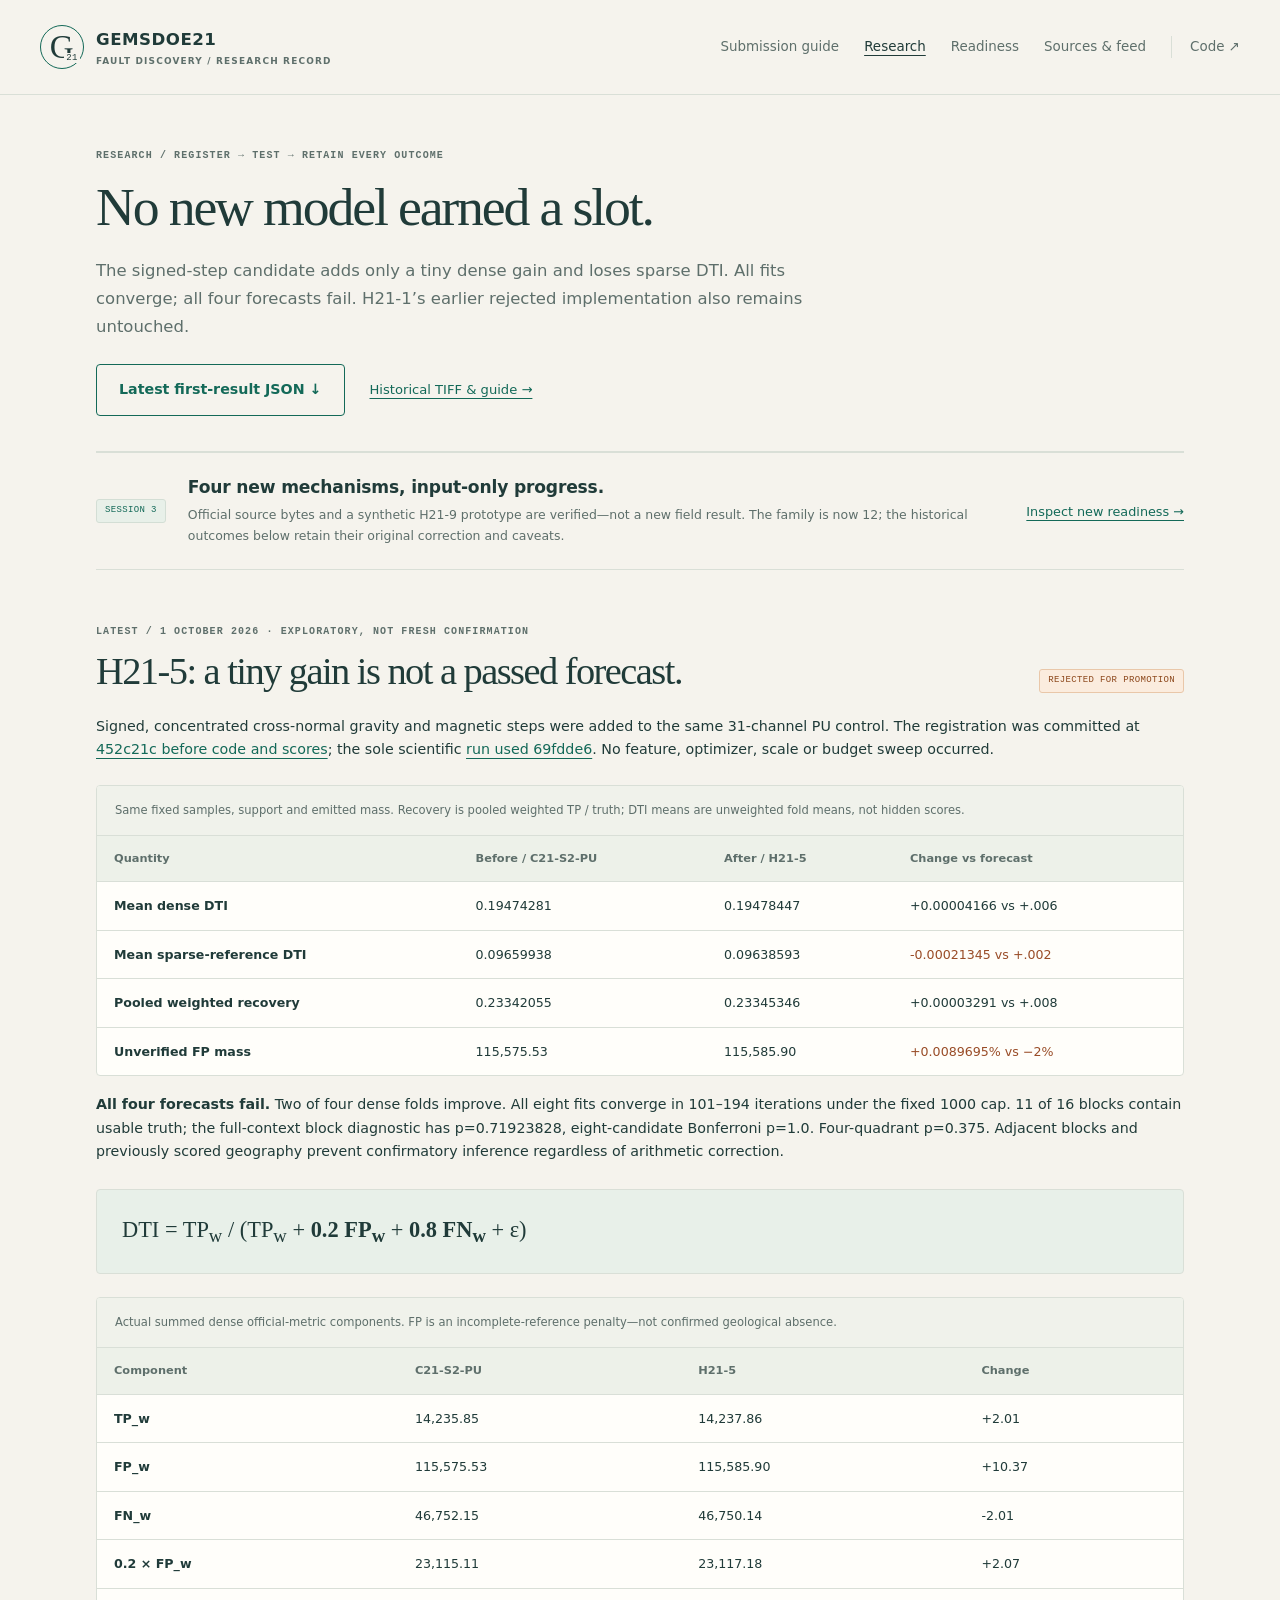
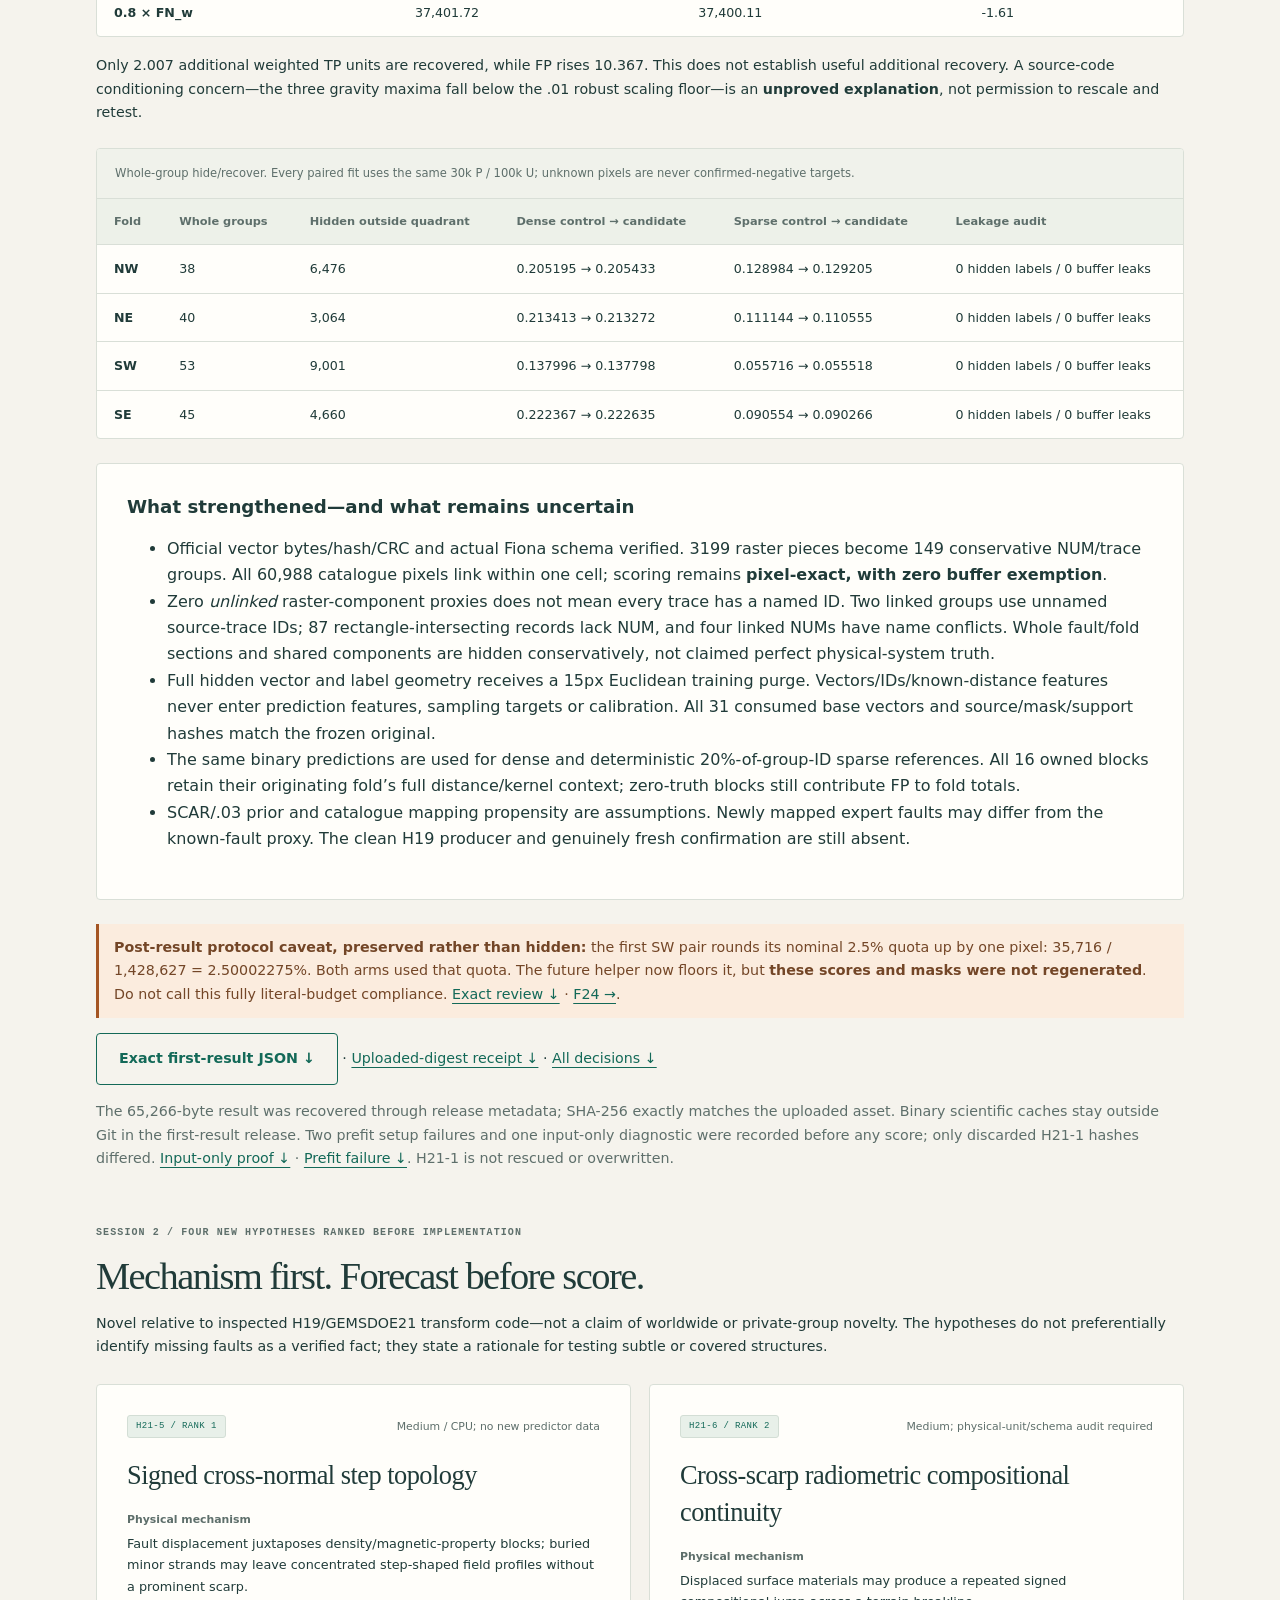
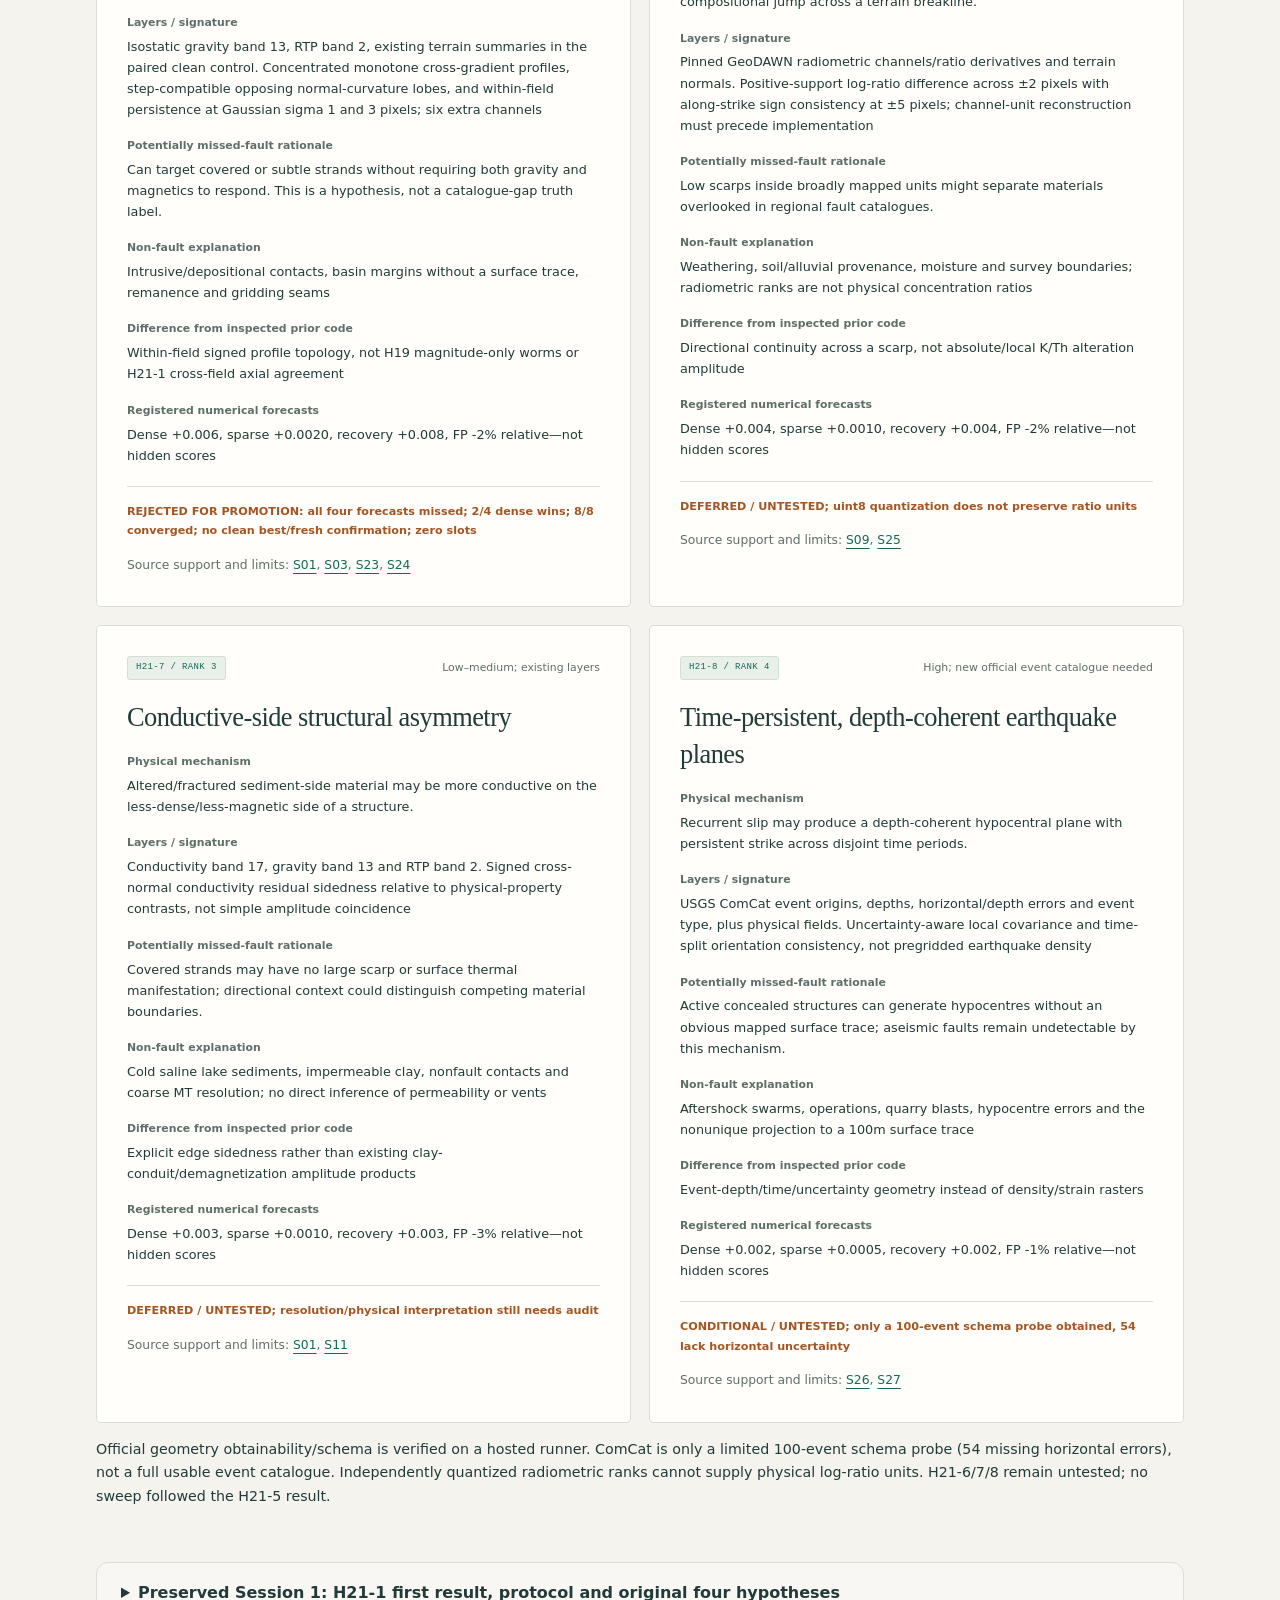
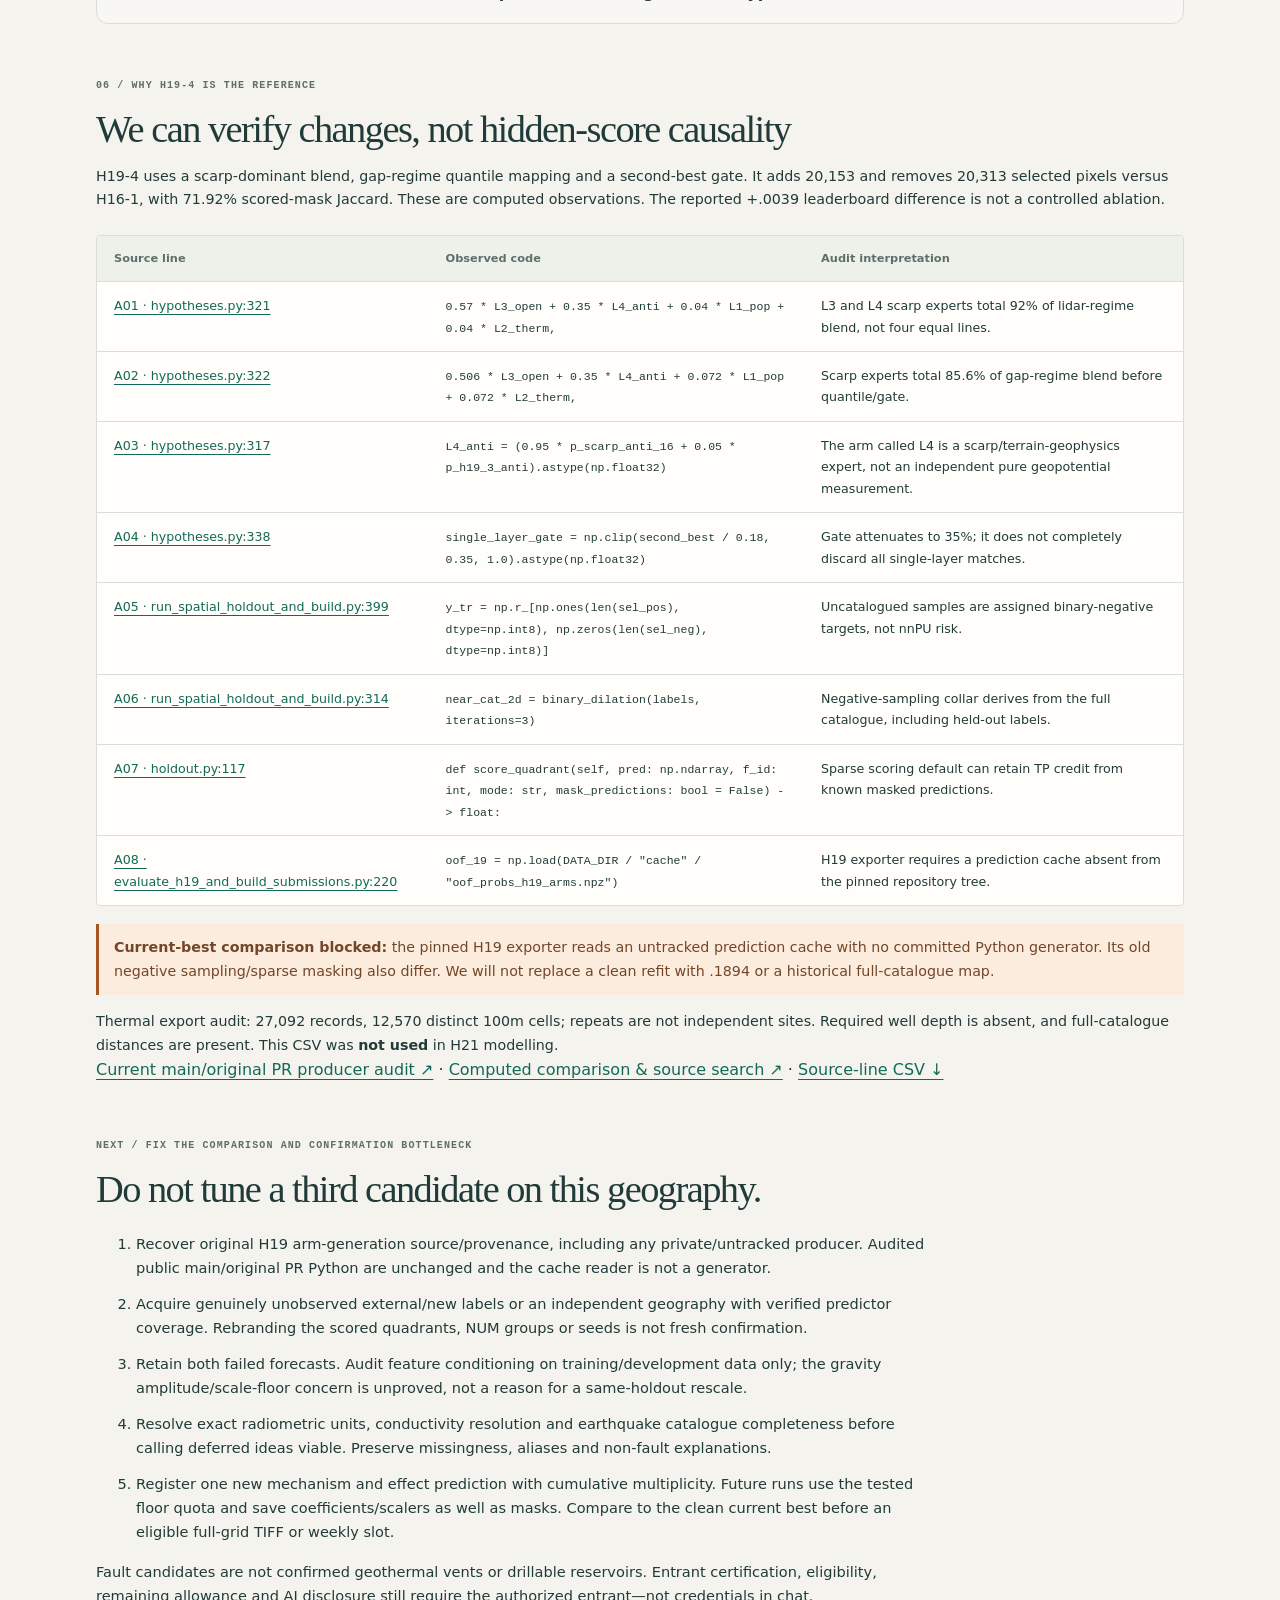
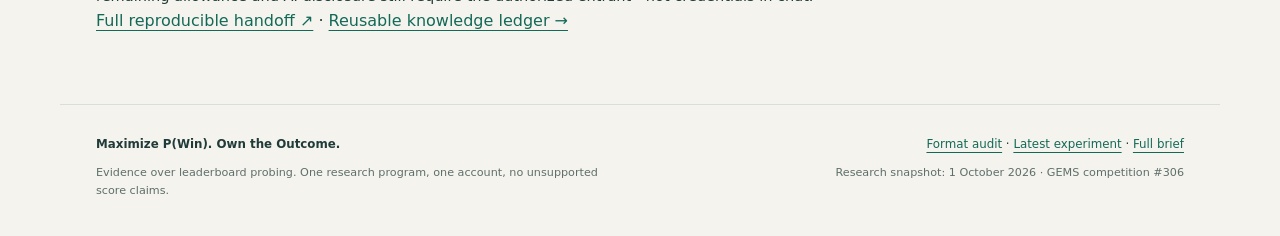
<file: docs/research.html>
<!doctype html>
<html lang="en">
<head>
  <meta charset="utf-8">
  <meta name="viewport" content="width=device-width, initial-scale=1">
  <meta name="description" content="Audited GEMS fault-discovery research. Download a format-verified historical GeoTIFF, inspect the preserved registered experiments and review official sources.">
  <title>Registered research · GEMSDOE21</title>
  <link rel="icon" href="assets/favicon.svg" type="image/svg+xml">
  <link rel="stylesheet" href="assets/site.css">
  <script defer src="assets/site.js"></script>
</head>
<body>
<a class="skip" href="#main">Skip to content</a>
<header class="masthead">
  <a class="brand" href="index.html" aria-label="GEMSDOE21 home"><span class="mark" aria-hidden="true">G<span>21</span></span><span>GEMSDOE21<small>FAULT DISCOVERY / RESEARCH RECORD</small></span></a>
  <nav aria-label="Main navigation">
    <a href="executive-summary.html" >Submission guide</a>
    <a href="research.html" aria-current="page">Research</a>
    <a href="readiness.html" >Readiness</a>
    <a href="sources.html" >Sources &amp; feed</a>
    <a href="https://github.com/buffedlizard55-lab/GEMSDOE21" class="code-link">Code <span aria-hidden="true">↗</span></a>
  </nav>
</header>
<main id="main" class="shell">

<section class="page-heading"><span class="eyebrow">RESEARCH / REGISTER → TEST → RETAIN EVERY OUTCOME</span><h1>No new model earned a slot.</h1><p class="lead">The signed-step candidate adds only a tiny dense gain and loses sparse DTI. All fits converge; all four forecasts fail. H21-1’s earlier rejected implementation also remains untouched.</p><div class="heading-actions"><a class="button secondary" href="data/h21-5-results.json">Latest first-result JSON ↓</a><a href="executive-summary.html">Historical TIFF &amp; guide →</a></div></section>
<section class="decision-bar"><span class="tag">SESSION 3</span><div><h2>Four new mechanisms, input-only progress.</h2><p>Official source bytes and a synthetic H21-9 prototype are verified—not a new field result. The family is now 12; the historical outcomes below retain their original correction and caveats.</p></div><a href="readiness.html">Inspect new readiness →</a></section>
<section class="section" id="session-2">
  <div class="section-heading"><div><span class="eyebrow">LATEST / 1 OCTOBER 2026 · EXPLORATORY, NOT FRESH CONFIRMATION</span><h2>H21-5: a tiny gain is not a passed forecast.</h2></div><span class="tag reject">REJECTED FOR PROMOTION</span></div>
  <p>Signed, concentrated cross-normal gravity and magnetic steps were added to the same 31-channel PU control. The registration was committed at <a href="https://github.com/buffedlizard55-lab/GEMSDOE21/blob/452c21c/research/preregistration-h21-s2.md">452c21c before code and scores</a>; the sole scientific <a href="https://github.com/buffedlizard55-lab/GEMSDOE21/actions/runs/36801939888">run used 69fdde6</a>. No feature, optimizer, scale or budget sweep occurred.</p>
  <div class="table-wrap"><table><caption>Same fixed samples, support and emitted mass. Recovery is pooled weighted TP / truth; DTI means are unweighted fold means, not hidden scores.</caption><thead><tr><th>Quantity</th><th>Before / C21-S2-PU</th><th>After / H21-5</th><th>Change vs forecast</th></tr></thead><tbody>
    <tr><th scope="row">Mean dense DTI</th><td>0.19474281</td><td>0.19478447</td><td>+0.00004166 vs +.006</td></tr>
    <tr><th scope="row">Mean sparse-reference DTI</th><td>0.09659938</td><td>0.09638593</td><td class="negative">-0.00021345 vs +.002</td></tr>
    <tr><th scope="row">Pooled weighted recovery</th><td>0.23342055</td><td>0.23345346</td><td>+0.00003291 vs +.008</td></tr>
    <tr><th scope="row">Unverified FP mass</th><td>115,575.53</td><td>115,585.90</td><td class="negative">+0.0089695% vs −2%</td></tr>
  </tbody></table></div>
  <p><b>All four forecasts fail.</b> Two of four dense folds improve. All eight fits converge in 101–194 iterations under the fixed 1000 cap. 11 of 16 blocks contain usable truth; the full-context block diagnostic has p=0.71923828, eight-candidate Bonferroni p=1.0. Four-quadrant p=0.375. Adjacent blocks and previously scored geography prevent confirmatory inference regardless of arithmetic correction.</p>
  <div class="formula">DTI = TP<sub>w</sub> / (TP<sub>w</sub> + <b>0.2 FP<sub>w</sub></b> + <b>0.8 FN<sub>w</sub></b> + ε)</div>
  <div class="table-wrap"><table><caption>Actual summed dense official-metric components. FP is an incomplete-reference penalty—not confirmed geological absence.</caption><thead><tr><th>Component</th><th>C21-S2-PU</th><th>H21-5</th><th>Change</th></tr></thead><tbody><tr><th scope="row">TP_w</th><td>14,235.85</td><td>14,237.86</td><td>+2.01</td></tr><tr><th scope="row">FP_w</th><td>115,575.53</td><td>115,585.90</td><td>+10.37</td></tr><tr><th scope="row">FN_w</th><td>46,752.15</td><td>46,750.14</td><td>-2.01</td></tr><tr><th scope="row">0.2 × FP_w</th><td>23,115.11</td><td>23,117.18</td><td>+2.07</td></tr><tr><th scope="row">0.8 × FN_w</th><td>37,401.72</td><td>37,400.11</td><td>-1.61</td></tr></tbody></table></div>
  <p>Only 2.007 additional weighted TP units are recovered, while FP rises 10.367. This does not establish useful additional recovery. A source-code conditioning concern—the three gravity maxima fall below the .01 robust scaling floor—is an <b>unproved explanation</b>, not permission to rescale and retest.</p>
  <div class="table-wrap"><table><caption>Whole-group hide/recover. Every paired fit uses the same 30k P / 100k U; unknown pixels are never confirmed-negative targets.</caption><thead><tr><th>Fold</th><th>Whole groups</th><th>Hidden outside quadrant</th><th>Dense control → candidate</th><th>Sparse control → candidate</th><th>Leakage audit</th></tr></thead><tbody><tr><th scope="row">NW</th><td>38</td><td>6,476</td><td>0.205195 → 0.205433</td><td>0.128984 → 0.129205</td><td>0 hidden labels / 0 buffer leaks</td></tr><tr><th scope="row">NE</th><td>40</td><td>3,064</td><td>0.213413 → 0.213272</td><td>0.111144 → 0.110555</td><td>0 hidden labels / 0 buffer leaks</td></tr><tr><th scope="row">SW</th><td>53</td><td>9,001</td><td>0.137996 → 0.137798</td><td>0.055716 → 0.055518</td><td>0 hidden labels / 0 buffer leaks</td></tr><tr><th scope="row">SE</th><td>45</td><td>4,660</td><td>0.222367 → 0.222635</td><td>0.090554 → 0.090266</td><td>0 hidden labels / 0 buffer leaks</td></tr></tbody></table></div>
  <div id="s2-protocol" class="paper">
    <h3>What strengthened—and what remains uncertain</h3>
    <ul><li>Official vector bytes/hash/CRC and actual Fiona schema verified. 3199 raster pieces become 149 conservative NUM/trace groups. All 60,988 catalogue pixels link within one cell; scoring remains <b>pixel-exact, with zero buffer exemption</b>.</li><li>Zero <em>unlinked</em> raster-component proxies does not mean every trace has a named ID. Two linked groups use unnamed source-trace IDs; 87 rectangle-intersecting records lack NUM, and four linked NUMs have name conflicts. Whole fault/fold sections and shared components are hidden conservatively, not claimed perfect physical-system truth.</li><li>Full hidden vector and label geometry receives a 15px Euclidean training purge. Vectors/IDs/known-distance features never enter prediction features, sampling targets or calibration. All 31 consumed base vectors and source/mask/support hashes match the frozen original.</li><li>The same binary predictions are used for dense and deterministic 20%-of-group-ID sparse references. All 16 owned blocks retain their originating fold’s full distance/kernel context; zero-truth blocks still contribute FP to fold totals.</li><li>SCAR/.03 prior and catalogue mapping propensity are assumptions. Newly mapped expert faults may differ from the known-fault proxy. The clean H19 producer and genuinely fresh confirmation are still absent.</li></ul>
  </div>
  <p class="warning"><b>Post-result protocol caveat, preserved rather than hidden:</b> the first SW pair rounds its nominal 2.5% quota up by one pixel: 35,716 / 1,428,627 = 2.50002275%. Both arms used that quota. The future helper now floors it, but <strong>these scores and masks were not regenerated</strong>. Do not call this fully literal-budget compliance. <a href="data/h21-5-protocol-review.json">Exact review ↓</a> · <a href="sources.html#F24">F24 →</a>.</p>
  <p><a class="button secondary" href="data/h21-5-results.json">Exact first-result JSON ↓</a> · <a href="data/h21-5-recovery-receipt.json">Uploaded-digest receipt ↓</a> · <a href="data/decisions.json">All decisions ↓</a></p>
  <p class="caption">The 65,266-byte result was recovered through release metadata; SHA-256 exactly matches the uploaded asset. Binary scientific caches stay outside Git in the first-result release. Two prefit setup failures and one input-only diagnostic were recorded before any score; only discarded H21-1 hashes differed. <a href="data/h21-s2-input-only-probe.json">Input-only proof ↓</a> · <a href="data/h21-s2-prefit-failure.json">Prefit failure ↓</a>. H21-1 is not rescued or overwritten.</p>
</section>
<section class="section" id="s2-hypotheses"><span class="eyebrow">SESSION 2 / FOUR NEW HYPOTHESES RANKED BEFORE IMPLEMENTATION</span><h2>Mechanism first. Forecast before score.</h2><p>Novel relative to inspected H19/GEMSDOE21 transform code—not a claim of worldwide or private-group novelty. The hypotheses do not preferentially identify missing faults as a verified fact; they state a rationale for testing subtle or covered structures.</p><div class="hypothesis-grid"><article class="paper hypothesis"><div><span class="tag">H21-5 / RANK 1</span><span class="cost">Medium / CPU; no new predictor data</span></div><h3>Signed cross-normal step topology</h3><dl><dt>Physical mechanism</dt><dd>Fault displacement juxtaposes density/magnetic-property blocks; buried minor strands may leave concentrated step-shaped field profiles without a prominent scarp.</dd><dt>Layers / signature</dt><dd>Isostatic gravity band 13, RTP band 2, existing terrain summaries in the paired clean control. Concentrated monotone cross-gradient profiles, step-compatible opposing normal-curvature lobes, and within-field persistence at Gaussian sigma 1 and 3 pixels; six extra channels</dd><dt>Potentially missed-fault rationale</dt><dd>Can target covered or subtle strands without requiring both gravity and magnetics to respond. This is a hypothesis, not a catalogue-gap truth label.</dd><dt>Non-fault explanation</dt><dd>Intrusive/depositional contacts, basin margins without a surface trace, remanence and gridding seams</dd><dt>Difference from inspected prior code</dt><dd>Within-field signed profile topology, not H19 magnitude-only worms or H21-1 cross-field axial agreement</dd><dt>Registered numerical forecasts</dt><dd>Dense +0.006, sparse +0.0020, recovery +0.008, FP -2% relative—not hidden scores</dd></dl><p class="hypothesis-status">REJECTED FOR PROMOTION: all four forecasts missed; 2/4 dense wins; 8/8 converged; no clean best/fresh confirmation; zero slots</p><p class="caption">Source support and limits: <a href="sources.html#S01">S01</a>, <a href="sources.html#S03">S03</a>, <a href="sources.html#S23">S23</a>, <a href="sources.html#S24">S24</a></p></article><article class="paper hypothesis"><div><span class="tag">H21-6 / RANK 2</span><span class="cost">Medium; physical-unit/schema audit required</span></div><h3>Cross-scarp radiometric compositional continuity</h3><dl><dt>Physical mechanism</dt><dd>Displaced surface materials may produce a repeated signed compositional jump across a terrain breakline.</dd><dt>Layers / signature</dt><dd>Pinned GeoDAWN radiometric channels/ratio derivatives and terrain normals. Positive-support log-ratio difference across ±2 pixels with along-strike sign consistency at ±5 pixels; channel-unit reconstruction must precede implementation</dd><dt>Potentially missed-fault rationale</dt><dd>Low scarps inside broadly mapped units might separate materials overlooked in regional fault catalogues.</dd><dt>Non-fault explanation</dt><dd>Weathering, soil/alluvial provenance, moisture and survey boundaries; radiometric ranks are not physical concentration ratios</dd><dt>Difference from inspected prior code</dt><dd>Directional continuity across a scarp, not absolute/local K/Th alteration amplitude</dd><dt>Registered numerical forecasts</dt><dd>Dense +0.004, sparse +0.0010, recovery +0.004, FP -2% relative—not hidden scores</dd></dl><p class="hypothesis-status">DEFERRED / UNTESTED; uint8 quantization does not preserve ratio units</p><p class="caption">Source support and limits: <a href="sources.html#S09">S09</a>, <a href="sources.html#S25">S25</a></p></article><article class="paper hypothesis"><div><span class="tag">H21-7 / RANK 3</span><span class="cost">Low–medium; existing layers</span></div><h3>Conductive-side structural asymmetry</h3><dl><dt>Physical mechanism</dt><dd>Altered/fractured sediment-side material may be more conductive on the less-dense/less-magnetic side of a structure.</dd><dt>Layers / signature</dt><dd>Conductivity band 17, gravity band 13 and RTP band 2. Signed cross-normal conductivity residual sidedness relative to physical-property contrasts, not simple amplitude coincidence</dd><dt>Potentially missed-fault rationale</dt><dd>Covered strands may have no large scarp or surface thermal manifestation; directional context could distinguish competing material boundaries.</dd><dt>Non-fault explanation</dt><dd>Cold saline lake sediments, impermeable clay, nonfault contacts and coarse MT resolution; no direct inference of permeability or vents</dd><dt>Difference from inspected prior code</dt><dd>Explicit edge sidedness rather than existing clay-conduit/demagnetization amplitude products</dd><dt>Registered numerical forecasts</dt><dd>Dense +0.003, sparse +0.0010, recovery +0.003, FP -3% relative—not hidden scores</dd></dl><p class="hypothesis-status">DEFERRED / UNTESTED; resolution/physical interpretation still needs audit</p><p class="caption">Source support and limits: <a href="sources.html#S01">S01</a>, <a href="sources.html#S11">S11</a></p></article><article class="paper hypothesis"><div><span class="tag">H21-8 / RANK 4</span><span class="cost">High; new official event catalogue needed</span></div><h3>Time-persistent, depth-coherent earthquake planes</h3><dl><dt>Physical mechanism</dt><dd>Recurrent slip may produce a depth-coherent hypocentral plane with persistent strike across disjoint time periods.</dd><dt>Layers / signature</dt><dd>USGS ComCat event origins, depths, horizontal/depth errors and event type, plus physical fields. Uncertainty-aware local covariance and time-split orientation consistency, not pregridded earthquake density</dd><dt>Potentially missed-fault rationale</dt><dd>Active concealed structures can generate hypocentres without an obvious mapped surface trace; aseismic faults remain undetectable by this mechanism.</dd><dt>Non-fault explanation</dt><dd>Aftershock swarms, operations, quarry blasts, hypocentre errors and the nonunique projection to a 100m surface trace</dd><dt>Difference from inspected prior code</dt><dd>Event-depth/time/uncertainty geometry instead of density/strain rasters</dd><dt>Registered numerical forecasts</dt><dd>Dense +0.002, sparse +0.0005, recovery +0.002, FP -1% relative—not hidden scores</dd></dl><p class="hypothesis-status">CONDITIONAL / UNTESTED; only a 100-event schema probe obtained, 54 lack horizontal uncertainty</p><p class="caption">Source support and limits: <a href="sources.html#S26">S26</a>, <a href="sources.html#S27">S27</a></p></article></div><p>Official geometry obtainability/schema is verified on a hosted runner. ComCat is only a limited 100-event schema probe (54 missing horizontal errors), not a full usable event catalogue. Independently quantized radiometric ranks cannot supply physical log-ratio units. H21-6/7/8 remain untested; no sweep followed the H21-5 result.</p></section>
<details class="experiment-archive"><summary>Preserved Session 1: H21-1 first result, protocol and original four hypotheses</summary>

<p class="warning"><b>Post-result protocol review:</b> the first emitter boosts ridge ranks but can fill non-ridge pixels; its support guard is weaker than the registered positive-evidence wording. H21-1 is not rescored. The separately registered exploratory H21-5 uses strict ridge/positive-strength emission, with its own integer-budget caveat above. Treat these numbers as a rejected implementation attempt, not a fully compliant confirmatory test. <a href="sources.html#F19">Review F19 →</a></p>
<section class="section" id="outcome"><div class="section-heading"><div><span class="eyebrow">01 / FORECAST VS OBSERVATION</span><h2>H21-1: rejected for promotion</h2></div><span class="tag reject">NO POST-RESULT TUNING</span></div><div class="table-wrap"><table><caption>Forecast was locked at commit 2dfc5de; implementation at fc809c8 preceded results.</caption><thead><tr><th>Quantity</th><th>Registered prediction</th><th>First observed result</th></tr></thead><tbody><tr><td>Mean dense ΔDTI</td><td>+0.008</td><td class="negative">-0.00140662</td></tr><tr><td>Mean sparse-reference ΔDTI</td><td>+0.004</td><td class="negative">-0.00104483</td></tr><tr><td>Weighted recovery change</td><td>+0.015 absolute</td><td class="negative">-0.00172146</td></tr><tr><td>Unverified FP mass change</td><td>−3% relative</td><td class="negative">+0.03264%</td></tr></tbody></table></div><p>11 of 16 fixed blocks had usable truth. Exact one-sided paired sign-flip p=0.98876953; four-member Bonferroni p=1.0. Four-quadrant diagnostic p=1.0. Adjacent blocks may correlate; these are not 16 independent observations.</p></section>
<section class="section"><span class="eyebrow">02 / ACTUAL OFFICIAL DTI</span><h2>The recovery loss dominates</h2><div class="formula">DTI = TP<sub>w</sub> / (TP<sub>w</sub> + <b>0.2 FP<sub>w</sub></b> + <b>0.8 FN<sub>w</sub></b> + ε)</div><p>300m triangular support; TP uses the maximum probability × kernel contribution, not a convolution. Known pixels are removed from predictions <em>and</em> truth before all terms. FP is unverified prediction mass against an incomplete reference, not confirmed geological absence. <a href="sources.html#S01">Official definition</a> · <a href="sources.html#S03">staff mask clarification</a>.</p><div class="table-wrap"><table><caption>Summed dense components across four disjoint evaluation quadrants. DTI summaries below are means of fold DTI, not ratios of these sums.</caption><thead><tr><th>Component</th><th>C21-PU</th><th>H21-1</th><th>Change</th></tr></thead><tbody><tr><th scope="row">TP_w</th><td>14,543.24</td><td>14,438.25</td><td>-104.99</td></tr><tr><th scope="row">FP_w</th><td>115,366.38</td><td>115,404.04</td><td>+37.65</td></tr><tr><th scope="row">FN_w</th><td>46,444.76</td><td>46,549.75</td><td>+104.99</td></tr><tr><th scope="row">0.2 × FP_w</th><td>23,073.28</td><td>23,080.81</td><td>+7.53</td></tr><tr><th scope="row">0.8 × FN_w</th><td>37,155.81</td><td>37,239.80</td><td>+83.99</td></tr></tbody></table></div></section>
<section class="section"><span class="eyebrow">03 / PAIRED WHOLE-SEGMENT FOLDS</span><h2>All four dense folds worsened</h2><div class="table-wrap"><table><thead><tr><th>Fold</th><th>Whole hidden components</th><th>C21 dense</th><th>H21 dense</th><th>C21 sparse</th><th>H21 sparse</th><th>Both fits converged?</th></tr></thead><tbody><tr><th scope="row">NW</th><td>660</td><td>0.211764</td><td>0.209373</td><td>0.091660</td><td>0.087215</td><td>No — fixed 150 cap</td></tr><tr><th scope="row">NE</th><td>691</td><td>0.222271</td><td>0.221767</td><td>0.056759</td><td>0.057683</td><td>No — fixed 150 cap</td></tr><tr><th scope="row">SW</th><td>1133</td><td>0.141339</td><td>0.139573</td><td>0.064175</td><td>0.062828</td><td>Yes</td></tr><tr><th scope="row">SE</th><td>754</td><td>0.221445</td><td>0.220478</td><td>0.089389</td><td>0.090078</td><td>Yes</td></tr></tbody><tfoot><tr><th scope="row">Mean</th><td>—</td><td>0.199205</td><td>0.197798</td><td>0.075496</td><td>0.074451</td><td>2 of 4</td></tr></tfoot></table></div><p class="warning">NW and NE hit the registered optimizer limit in both arms. This prevents promotion and limits geological interpretation. Increasing the cap after seeing these results is not a legitimate rescue; register a fresh convergence-safe protocol before testing on new data.</p></section>
<section class="section" id="hypotheses"><span class="eyebrow">04 / FOUR CANDIDATES RANKED BEFORE CODE</span><h2>Physical mechanism, alternative explanation, forecast</h2><div class="hypothesis-grid"><article class="paper hypothesis"><div><span class="tag">H21-1 / RANK 1</span><span class="cost">Low–medium / CPU</span></div><h3>Co-oriented, scale-persistent edges</h3><dl><dt>Mechanism / missed-fault rationale</dt><dd>Fault displacement juxtaposes density and magnetic blocks; weak or buried strands can leave parallel field gradients.</dd><dt>Layers</dt><dd>RTP magnetics, isostatic gravity, existing 3DEP scarp summaries and conductivity</dd><dt>Registered signature</dt><dd>Squared-cosine gradient agreement at sigma 1 and 3 pixels, with within-field direction persistence</dd><dt>Non-fault confounder</dt><dd>Lithologic contacts, lava boundaries, interpolation/survey seams</dd><dt>Difference from inspected prior code</dt><dd>Cross-field direction agreement, not the prior magnitude-only multi-azimuth worms</dd><dt>Expected local dense ΔDTI</dt><dd>+0.008 — not a hidden-score forecast</dd></dl><p class="hypothesis-status">TESTED; see locked result</p><p class="caption">Official/source records: <a href="sources.html#S01">S01</a>, <a href="sources.html#S09">S09</a>, <a href="sources.html#S10">S10</a>, <a href="sources.html#S11">S11</a></p></article><article class="paper hypothesis"><div><span class="tag">H21-2 / RANK 2</span><span class="cost">High</span></div><h3>Repeated drainage displacement</h3><dl><dt>Mechanism / missed-fault rationale</dt><dd>Small strike-slip strands displace several crossing channels with a consistent sign.</dd><dt>Layers</dt><dd>Raw 3DEP terrain + USGS NHDPlus HR flowlines</dd><dt>Registered signature</dt><dd>Paired upstream/downstream crossings of a label-free scarp, not a ridge along one channel</dd><dt>Non-fault confounder</dt><dd>Stream capture, fan avulsion, ditches, hydrography error</dd><dt>Difference from inspected prior code</dt><dd>Explicit network pairing instead of a scalar tectonic/fluvial ratio</dd><dt>Expected local dense ΔDTI</dt><dd>+0.005 — not a hidden-score forecast</dd></dl><p class="hypothesis-status">DEFERRED; product and footprint checks required</p><p class="caption">Official/source records: <a href="sources.html#S12">S12</a></p></article><article class="paper hypothesis"><div><span class="tag">H21-3 / RANK 3</span><span class="cost">Medium</span></div><h3>Lithology-conditioned contrast</h3><dl><dt>Mechanism / missed-fault rationale</dt><dd>A scarp/field edge through a unit interior may indicate displacement rather than a mere unit contact.</dd><dt>Layers</dt><dd>GeMS/SGMC unit polygons, gravity, RTP and terrain</dd><dt>Registered signature</dt><dd>Contextual unit-interior and boundary-relative edge features; no hard geological negatives</dd><dt>Non-fault confounder</dt><dd>Faulted contacts, coarse polygons and unmapped lithologic changes</dd><dt>Difference from inspected prior code</dt><dd>Unit polygons as competing explanation, not rasterized SGMC fault labels</dd><dt>Expected local dense ΔDTI</dt><dd>+0.004 — not a hidden-score forecast</dd></dl><p class="hypothesis-status">DEFERRED; exact release and extent need checking</p><p class="caption">Official/source records: <a href="sources.html#S13">S13</a></p></article><article class="paper hypothesis"><div><span class="tag">H21-4 / RANK 4</span><span class="cost">Medium–high</span></div><h3>Depth-corrected thermal residual</h3><dl><dt>Mechanism / missed-fault rationale</dt><dd>Temperature exceeding a depth/conduction baseline may support advective upflow under cover.</dd><dt>Layers</dt><dd>GDR1391 temperatures/depth/chemistry + USGS conductive heat flow + GDR1390 conductivity</dd><dt>Registered signature</dt><dd>T minus surface-plus-q-depth-over-k, with measurement quality and structural corroboration</dd><dt>Non-fault confounder</dt><dd>Lateral aquifer transport, mixing, pumping, solar heating, uncertain conductivity</dd><dt>Difference from inspected prior code</dt><dd>Correct for depth/background heating, not absolute-temperature smoothing</dd><dt>Expected local dense ΔDTI</dt><dd>+0.003 — not a hidden-score forecast</dd></dl><p class="hypothesis-status">BLOCKED; exported chemistry CSV lacks depth metadata</p><p class="caption">Official/source records: <a href="sources.html#S08">S08</a>, <a href="sources.html#S14">S14</a>, <a href="sources.html#S15">S15</a></p></article></div><p>H21-2/3 remain conditional on exact product access/coverage/version. H21-4 lacks depth/quality matching. No external-dependent candidate is claimed validated or viable merely from a landing page.</p></section>
<section class="section reading" id="protocol"><span class="eyebrow">05 / LEAKAGE &amp; PROMOTION RULES</span><h2>The protocol is not rewritten after a loss</h2><ol><li>Global 8-connected known raster components; withhold an entire component if any part intersects a fold. Train outside the geographic quadrant and a 15px Euclidean buffer around the quadrant and every withheld component.</li><li>31 label-free control channels, plus 3 registered co-orientation features. No full-catalogue distances, external fault-line maps, trained context fields, thermal orphan flags or positive template values.</li><li>Same 30k P / 100k U samples in paired fits. nnPU prior .03, L2 .001, arcsinh/standardized linear+squared features, max 150 optimizer iterations. U includes positive pixels and is never assigned confirmed-negative targets.</li><li>Fixed Hessian across-strike thinning and 2.5% budget on physically supported cells. Dense/sparse evaluation uses the same predictions; sparse retains 20% of whole component IDs as reference and neutralizes the rest pixel-exactly.</li><li>Promotion requires +.003 dense gain, positive sparse gain, ≥3/4 dense wins, recovery guard, corrected p&lt;.05, convergence and a reproducible clean current-best comparator. H21-1 fails; H19-4 refit is missing.</li><li>No live leaderboard variants, tuning, slot spending or a pretrained historical map masquerading as OOF.</li></ol><p class="caption">Raster connectivity is a segment proxy, not original geological IDs. Hidden expert label selection is undisclosed. SCAR/prior assumptions, adjacent-block dependence, CPU capacity and mirror provenance limit interpretation.</p><a href="https://github.com/buffedlizard55-lab/GEMSDOE21/blob/2dfc5de/research/preregistration-h21.md">Immutable full preregistration ↗</a> · <a href="data/decisions.json">All rejected/deferred decisions ↗</a></section>
</details>
<section class="section" id="historical"><span class="eyebrow">06 / WHY H19-4 IS THE REFERENCE</span><h2>We can verify changes, not hidden-score causality</h2><p>H19-4 uses a scarp-dominant blend, gap-regime quantile mapping and a second-best gate. It adds 20,153 and removes 20,313 selected pixels versus H16-1, with 71.92% scored-mask Jaccard. These are computed observations. The reported +.0039 leaderboard difference is not a controlled ablation.</p><div class="table-wrap"><table><thead><tr><th>Source line</th><th>Observed code</th><th>Audit interpretation</th></tr></thead><tbody><tr><td><a href="https://github.com/buffedlizard55-lab/19GEMSDOE/blob/a3aca62fdb2be428f4245e22570cbc54082b2c15/src/gems/hypotheses.py#L321">A01 · hypotheses.py:321</a></td><td><code>0.57 * L3_open + 0.35 * L4_anti + 0.04 * L1_pop + 0.04 * L2_therm,</code></td><td>L3 and L4 scarp experts total 92% of lidar-regime blend, not four equal lines.</td></tr><tr><td><a href="https://github.com/buffedlizard55-lab/19GEMSDOE/blob/a3aca62fdb2be428f4245e22570cbc54082b2c15/src/gems/hypotheses.py#L322">A02 · hypotheses.py:322</a></td><td><code>0.506 * L3_open + 0.35 * L4_anti + 0.072 * L1_pop + 0.072 * L2_therm,</code></td><td>Scarp experts total 85.6% of gap-regime blend before quantile/gate.</td></tr><tr><td><a href="https://github.com/buffedlizard55-lab/19GEMSDOE/blob/a3aca62fdb2be428f4245e22570cbc54082b2c15/src/gems/hypotheses.py#L317">A03 · hypotheses.py:317</a></td><td><code>L4_anti = (0.95 * p_scarp_anti_16 + 0.05 * p_h19_3_anti).astype(np.float32)</code></td><td>The arm called L4 is a scarp/terrain-geophysics expert, not an independent pure geopotential measurement.</td></tr><tr><td><a href="https://github.com/buffedlizard55-lab/19GEMSDOE/blob/a3aca62fdb2be428f4245e22570cbc54082b2c15/src/gems/hypotheses.py#L338">A04 · hypotheses.py:338</a></td><td><code>single_layer_gate = np.clip(second_best / 0.18, 0.35, 1.0).astype(np.float32)</code></td><td>Gate attenuates to 35%; it does not completely discard all single-layer matches.</td></tr><tr><td><a href="https://github.com/buffedlizard55-lab/19GEMSDOE/blob/a3aca62fdb2be428f4245e22570cbc54082b2c15/scripts/run_spatial_holdout_and_build.py#L399">A05 · run_spatial_holdout_and_build.py:399</a></td><td><code>y_tr = np.r_[np.ones(len(sel_pos), dtype=np.int8), np.zeros(len(sel_neg), dtype=np.int8)]</code></td><td>Uncatalogued samples are assigned binary-negative targets, not nnPU risk.</td></tr><tr><td><a href="https://github.com/buffedlizard55-lab/19GEMSDOE/blob/a3aca62fdb2be428f4245e22570cbc54082b2c15/scripts/run_spatial_holdout_and_build.py#L314">A06 · run_spatial_holdout_and_build.py:314</a></td><td><code>near_cat_2d = binary_dilation(labels, iterations=3)</code></td><td>Negative-sampling collar derives from the full catalogue, including held-out labels.</td></tr><tr><td><a href="https://github.com/buffedlizard55-lab/19GEMSDOE/blob/a3aca62fdb2be428f4245e22570cbc54082b2c15/src/gems/holdout.py#L117">A07 · holdout.py:117</a></td><td><code>def score_quadrant(self, pred: np.ndarray, f_id: int, mode: str, mask_predictions: bool = False) -&gt; float:</code></td><td>Sparse scoring default can retain TP credit from known masked predictions.</td></tr><tr><td><a href="https://github.com/buffedlizard55-lab/19GEMSDOE/blob/a3aca62fdb2be428f4245e22570cbc54082b2c15/scripts/evaluate_h19_and_build_submissions.py#L220">A08 · evaluate_h19_and_build_submissions.py:220</a></td><td><code>oof_19 = np.load(DATA_DIR / &#34;cache&#34; / &#34;oof_probs_h19_arms.npz&#34;)</code></td><td>H19 exporter requires a prediction cache absent from the pinned repository tree.</td></tr></tbody></table></div><p class="warning"><b>Current-best comparison blocked:</b> the pinned H19 exporter reads an untracked prediction cache with no committed Python generator. Its old negative sampling/sparse masking also differ. We will not replace a clean refit with .1894 or a historical full-catalogue map.</p><p>Thermal export audit: 27,092 records, 12,570 distinct 100m cells; repeats are not independent sites. Required well depth is absent, and full-catalogue distances are present. This CSV was <b>not used</b> in H21 modelling.</p><a href="data/baseline-recovery-s2.json">Current main/original PR producer audit ↗</a> · <a href="data/upstream-audit.json">Computed comparison &amp; source search ↗</a> · <a href="data/upstream-line-audit.csv">Source-line CSV ↓</a></section>
<section class="section reading"><span class="eyebrow">NEXT / FIX THE COMPARISON AND CONFIRMATION BOTTLENECK</span><h2>Do not tune a third candidate on this geography.</h2><ol><li>Recover original H19 arm-generation source/provenance, including any private/untracked producer. Audited public main/original PR Python are unchanged and the cache reader is not a generator.</li><li>Acquire genuinely unobserved external/new labels or an independent geography with verified predictor coverage. Rebranding the scored quadrants, NUM groups or seeds is not fresh confirmation.</li><li>Retain both failed forecasts. Audit feature conditioning on training/development data only; the gravity amplitude/scale-floor concern is unproved, not a reason for a same-holdout rescale.</li><li>Resolve exact radiometric units, conductivity resolution and earthquake catalogue completeness before calling deferred ideas viable. Preserve missingness, aliases and non-fault explanations.</li><li>Register one new mechanism and effect prediction with cumulative multiplicity. Future runs use the tested floor quota and save coefficients/scalers as well as masks. Compare to the clean current best before an eligible full-grid TIFF or weekly slot.</li></ol><p>Fault candidates are not confirmed geothermal vents or drillable reservoirs. Entrant certification, eligibility, remaining allowance and AI disclosure still require the authorized entrant—not credentials in chat.</p><a href="https://github.com/buffedlizard55-lab/GEMSDOE21/blob/main/research/next-session.md">Full reproducible handoff ↗</a> · <a href="sources.html#knowledge">Reusable knowledge ledger →</a></section>

</main>
<footer class="shell footer">
  <div><b>Maximize P(Win). Own the Outcome.</b><p>Evidence over leaderboard probing. One research program, one account, no unsupported score claims.</p></div>
  <div><a href="data/submission-validation.json">Format audit</a> · <a href="data/h21-5-results.json">Latest experiment</a> · <a href="https://github.com/buffedlizard55-lab/GEMSDOE21/blob/main/README.md">Full brief</a><p>Research snapshot: 1 October 2026 · GEMS competition #306</p></div>
</footer>
<script type="application/json" id="submission-manifest">{"generated_utc": "2026-10-01T04:04:39+00:00", "role": "historical reference; NOT a novel hypothesis or new score", "content_id": "691e4dfa", "source_repository": "buffedlizard55-lab/19GEMSDOE", "source_commit": "a3aca62fdb2be428f4245e22570cbc54082b2c15", "source_filename": "gems19-h19-4-multiline-corroborated-openness-thermal-pop-20260930-691e4dfa-nan.tif", "source_sha256": "89109a3bd2cd3b12e7a0f388113c519843acfc9c4f46825affefc3e63dd99b22", "byte_identical_to_h19_4": true, "score": 0.1894, "score_status": "USER-REPORTED file association; visible account best independently agrees", "note": "GEMS21 | H19-4 historical reference | id 691e4dfa | same predictions, not a new experiment", "files": [{"role": "primary", "name": "gems21-h19-4-reference-20260930-691e4dfa.tif", "href": "downloads/gems21-h19-4-reference-20260930-691e4dfa.tif", "bytes": 1716768, "sha256": "89109a3bd2cd3b12e7a0f388113c519843acfc9c4f46825affefc3e63dd99b22", "preflight": {"passed": true, "checks": {"template_single_float32_band": true, "template_epsg32611": true, "template_north_up_100m": true, "template_nonempty_footprint": true, "single_band": true, "float32": true, "crs_exact": true, "shape_exact": true, "geotransform_exact": true, "no_masked_footprint_pixels": true, "footprint_finite": true, "footprint_range_0_1": true, "outside_null_or_nan": true, "all_finite_values_in_range": true, "no_infinity_anywhere": true}, "sha256": "89109a3bd2cd3b12e7a0f388113c519843acfc9c4f46825affefc3e63dd99b22", "bytes": 1716768, "shape": [3730, 3292], "crs": "EPSG:32611", "transform": [100.0, 0.0, 243350.0, 0.0, -100.0, 4508550.0], "footprint_pixels": 5167373, "outside_pixels": 7111787, "footprint_nan_inf": 0, "footprint_out_of_range": 0, "footprint_min": 0.0, "footprint_max": 1.0, "raw_all_pixels_finite": false, "positive_footprint_pixels": 123779, "validator_scope": "local official-format checks; not platform acceptance or score verification"}}, {"role": "zip", "name": "gems21-h19-4-reference-20260930-691e4dfa.zip", "href": "downloads/gems21-h19-4-reference-20260930-691e4dfa.zip", "bytes": 503887, "sha256": "0a4106d8cd4d77f9439b03b7137252798df92ef695bd9a6c6a50255a4979c9ee"}, {"role": "masked-zero fallback", "name": "gems21-h19-4-reference-20260930-691e4dfa-masked-zero.tif", "href": "downloads/gems21-h19-4-reference-20260930-691e4dfa-masked-zero.tif", "bytes": 720122, "sha256": "356f833c09900fc41f2cc75278c6c91feb398deee09acd45c55303d07cd59e3a", "preflight": {"passed": true, "checks": {"template_single_float32_band": true, "template_epsg32611": true, "template_north_up_100m": true, "template_nonempty_footprint": true, "single_band": true, "float32": true, "crs_exact": true, "shape_exact": true, "geotransform_exact": true, "no_masked_footprint_pixels": true, "footprint_finite": true, "footprint_range_0_1": true, "outside_null_or_nan": true, "all_finite_values_in_range": true, "no_infinity_anywhere": true}, "sha256": "356f833c09900fc41f2cc75278c6c91feb398deee09acd45c55303d07cd59e3a", "bytes": 720122, "shape": [3730, 3292], "crs": "EPSG:32611", "transform": [100.0, 0.0, 243350.0, 0.0, -100.0, 4508550.0], "footprint_pixels": 5167373, "outside_pixels": 7111787, "footprint_nan_inf": 0, "footprint_out_of_range": 0, "footprint_min": 0.0, "footprint_max": 1.0, "raw_all_pixels_finite": true, "positive_footprint_pixels": 123779, "validator_scope": "local official-format checks; not platform acceptance or score verification"}}], "template_mask_sha256": "c467bbdff23d2585b4e444cb239bbd45bc6d6372cff713aa8f7670ec86908697", "prediction_inside_footprint_equal_across_variants": true, "known_pixels_predicted": 0, "new_submission_recommended": false, "warning": "Do not spend a slot re-uploading an existing scored field. A filename change cannot improve DTI.", "fallback_caveat": "All raw values finite [0,1]; outside marked null using internal GDAL mask. Platform acceptance untested."}</script>
</body>
</html>
</file>
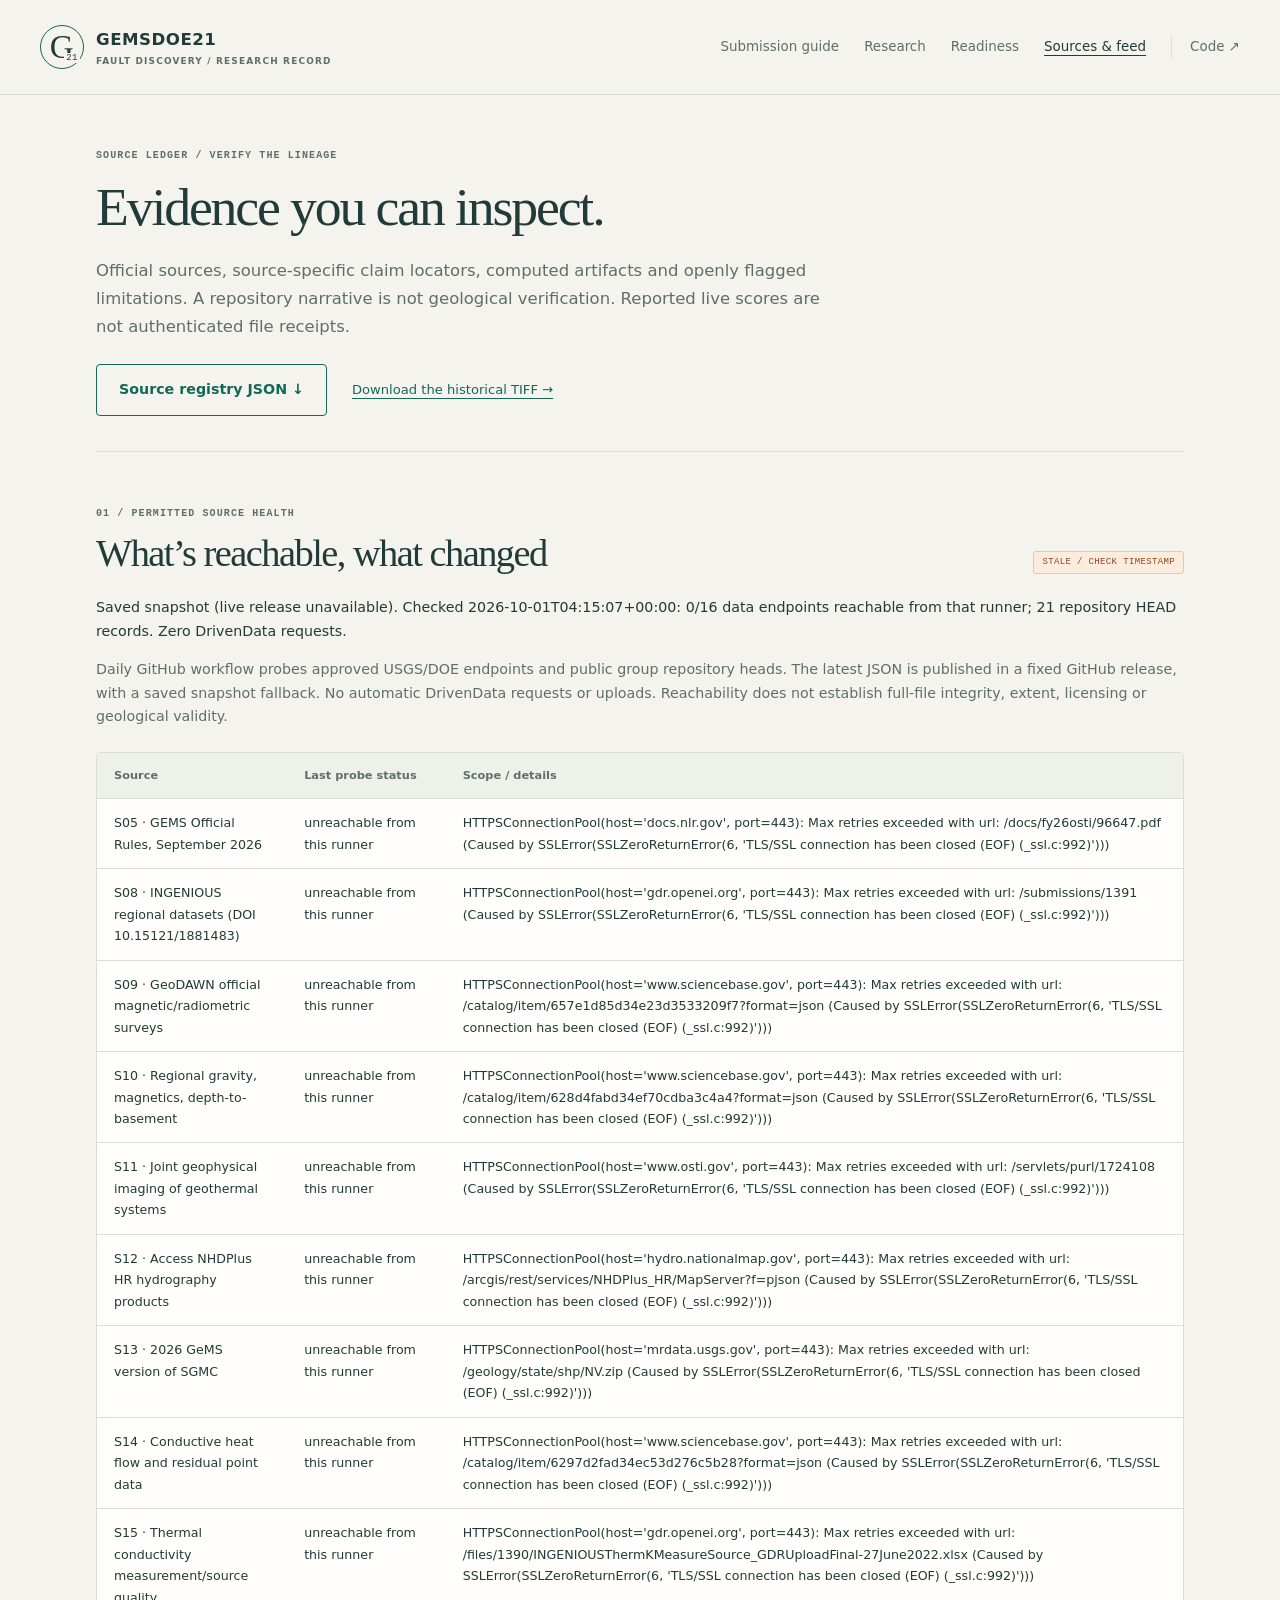
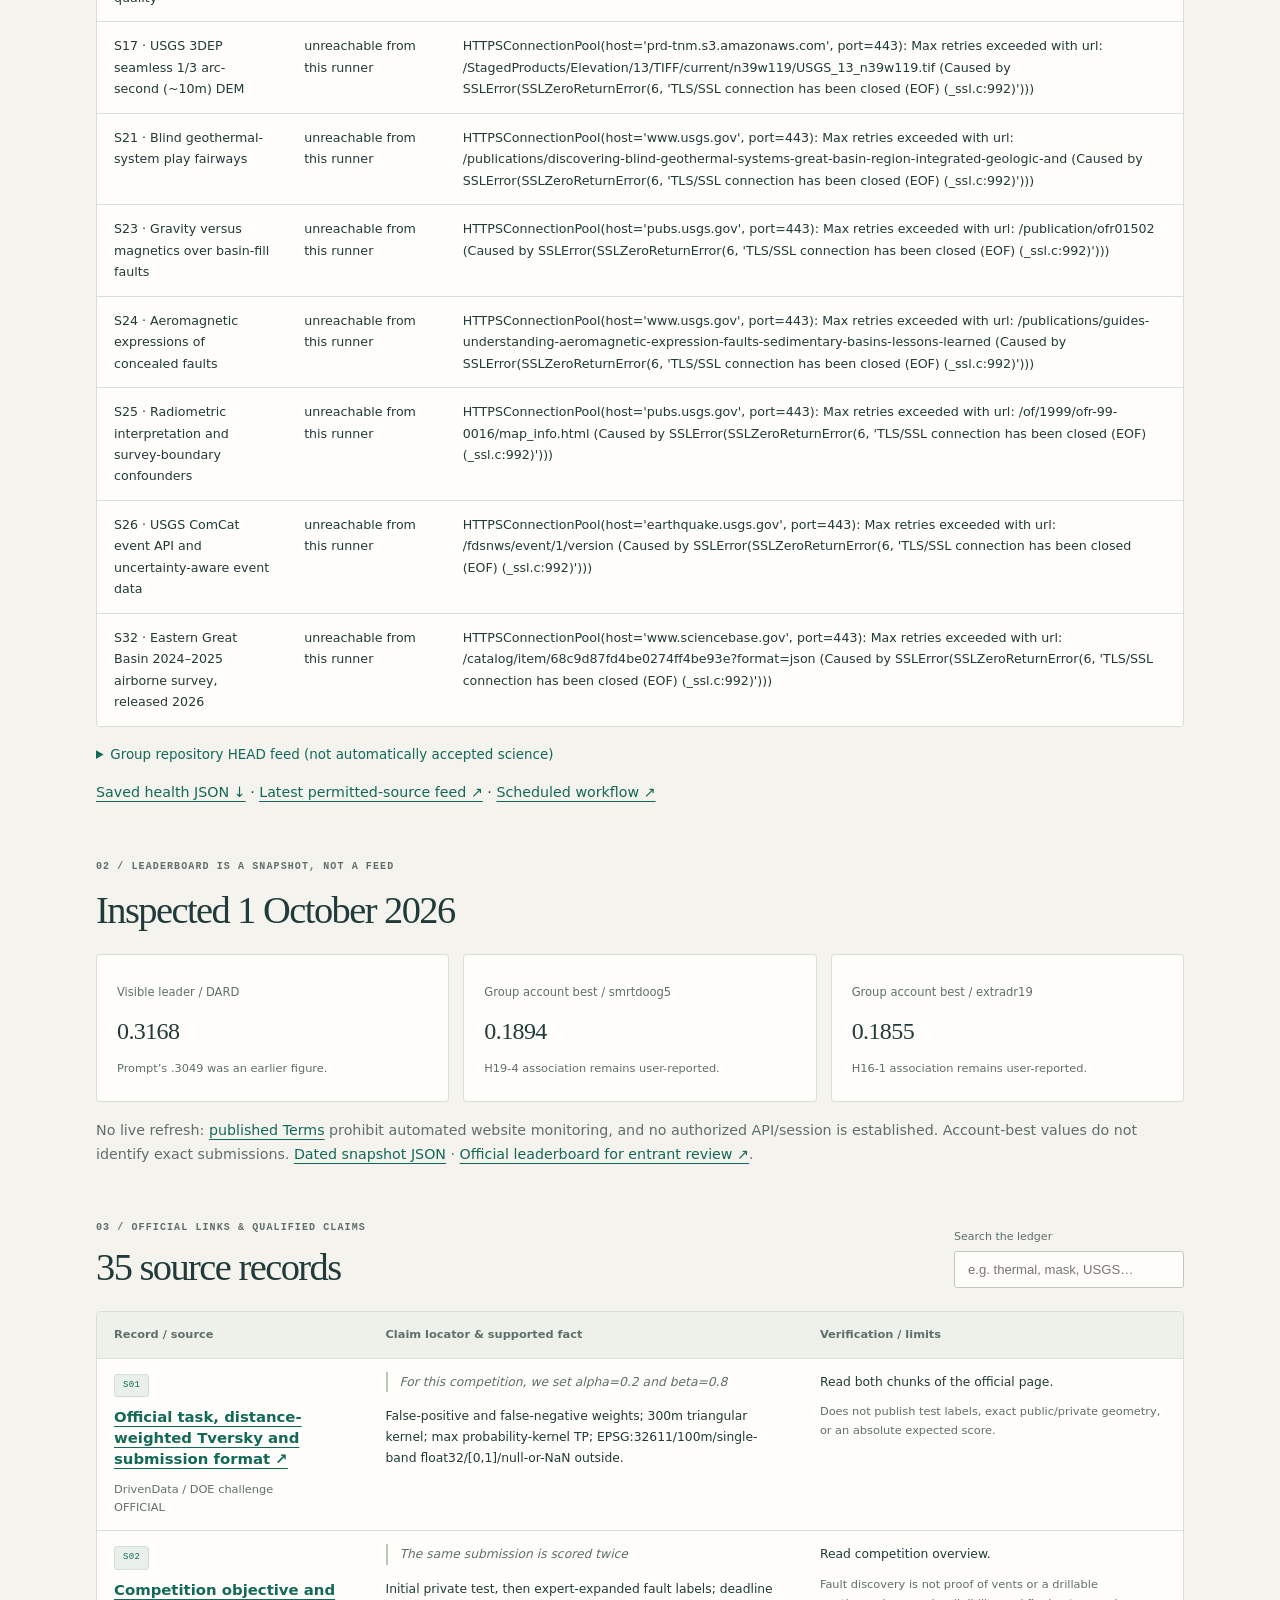
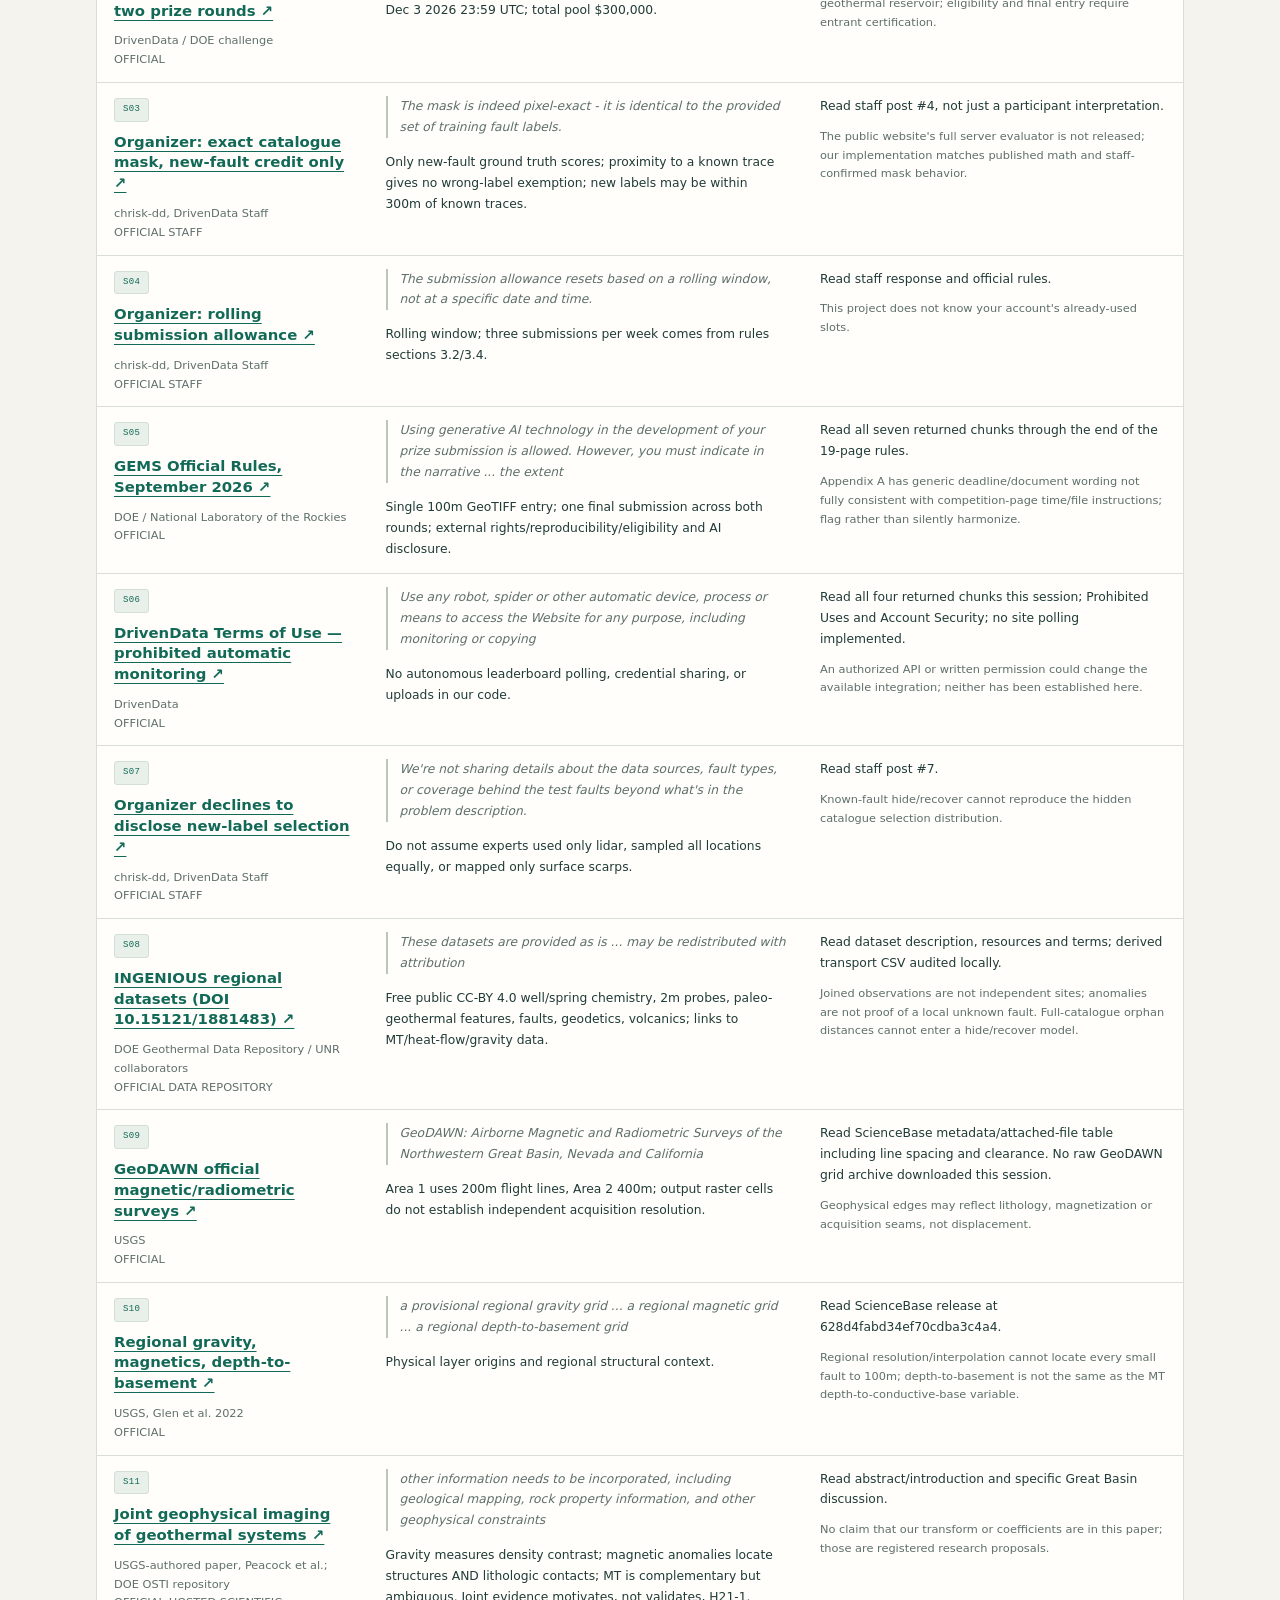
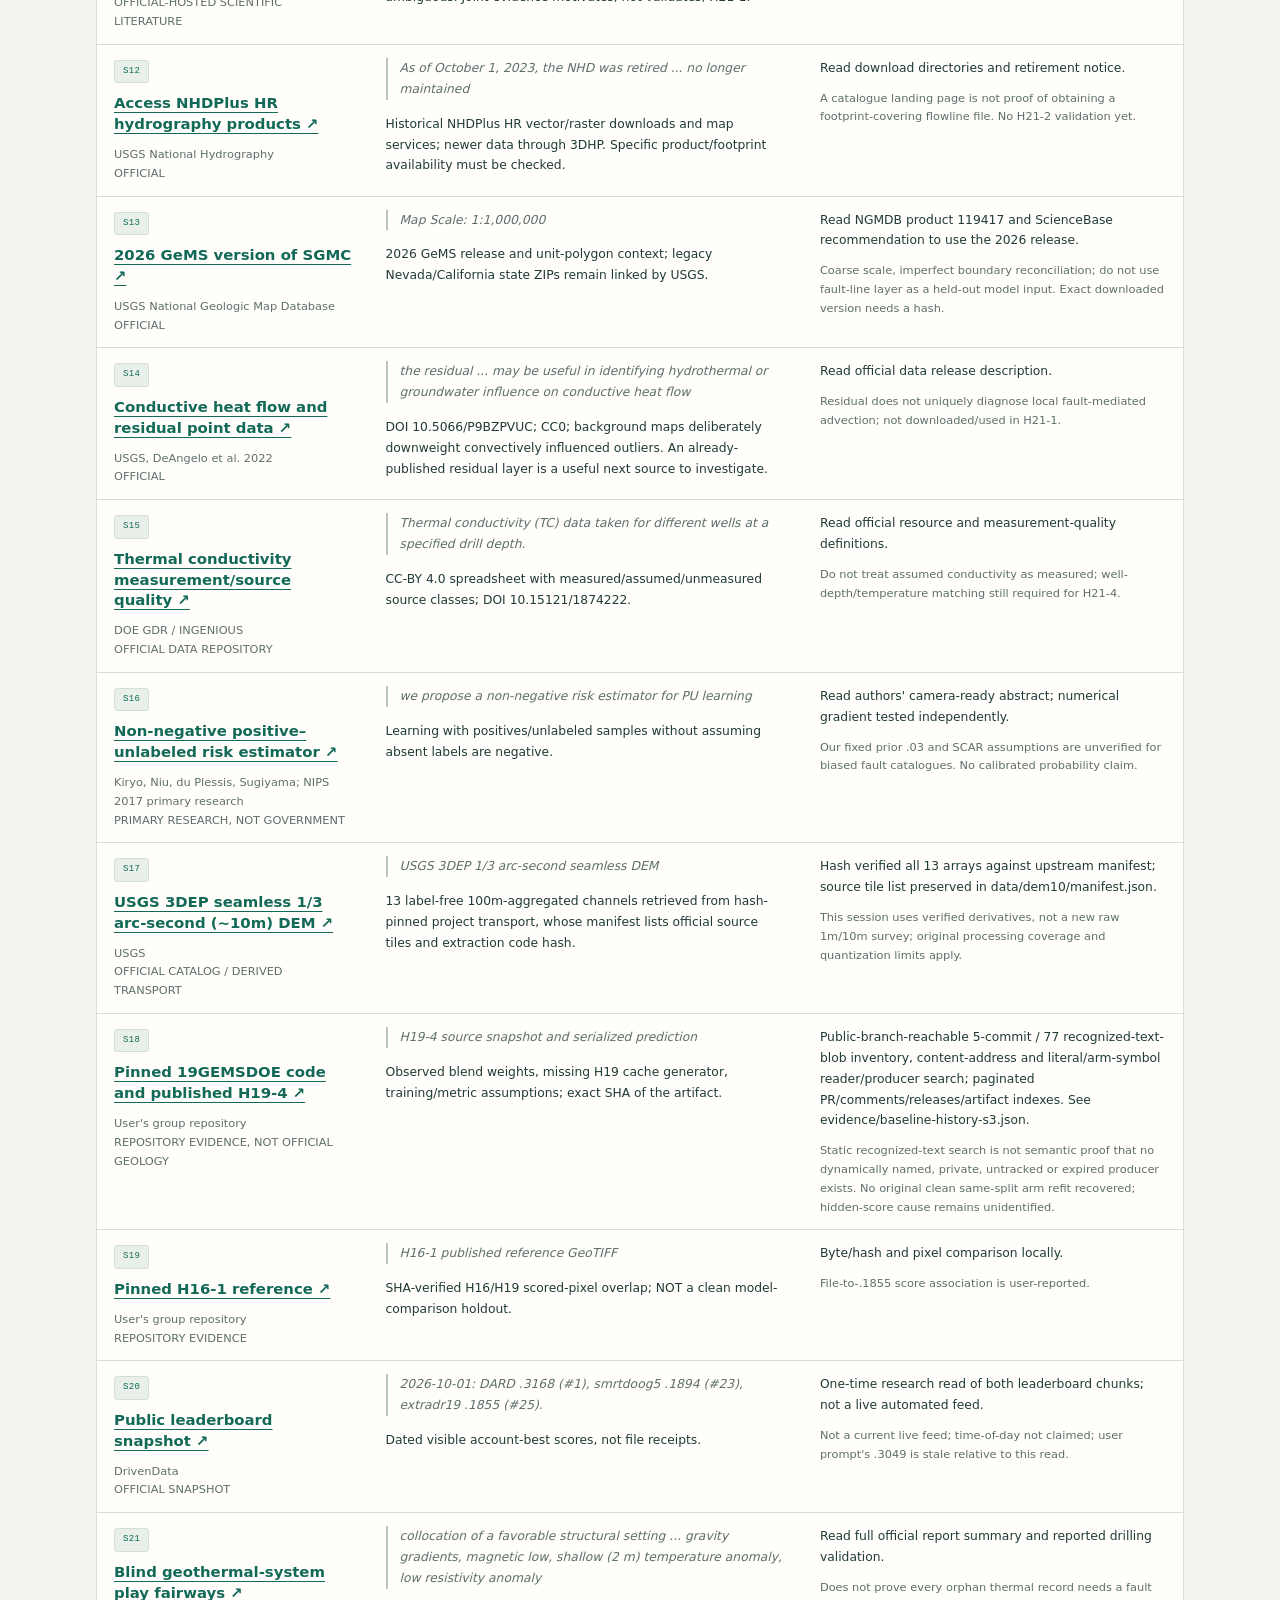
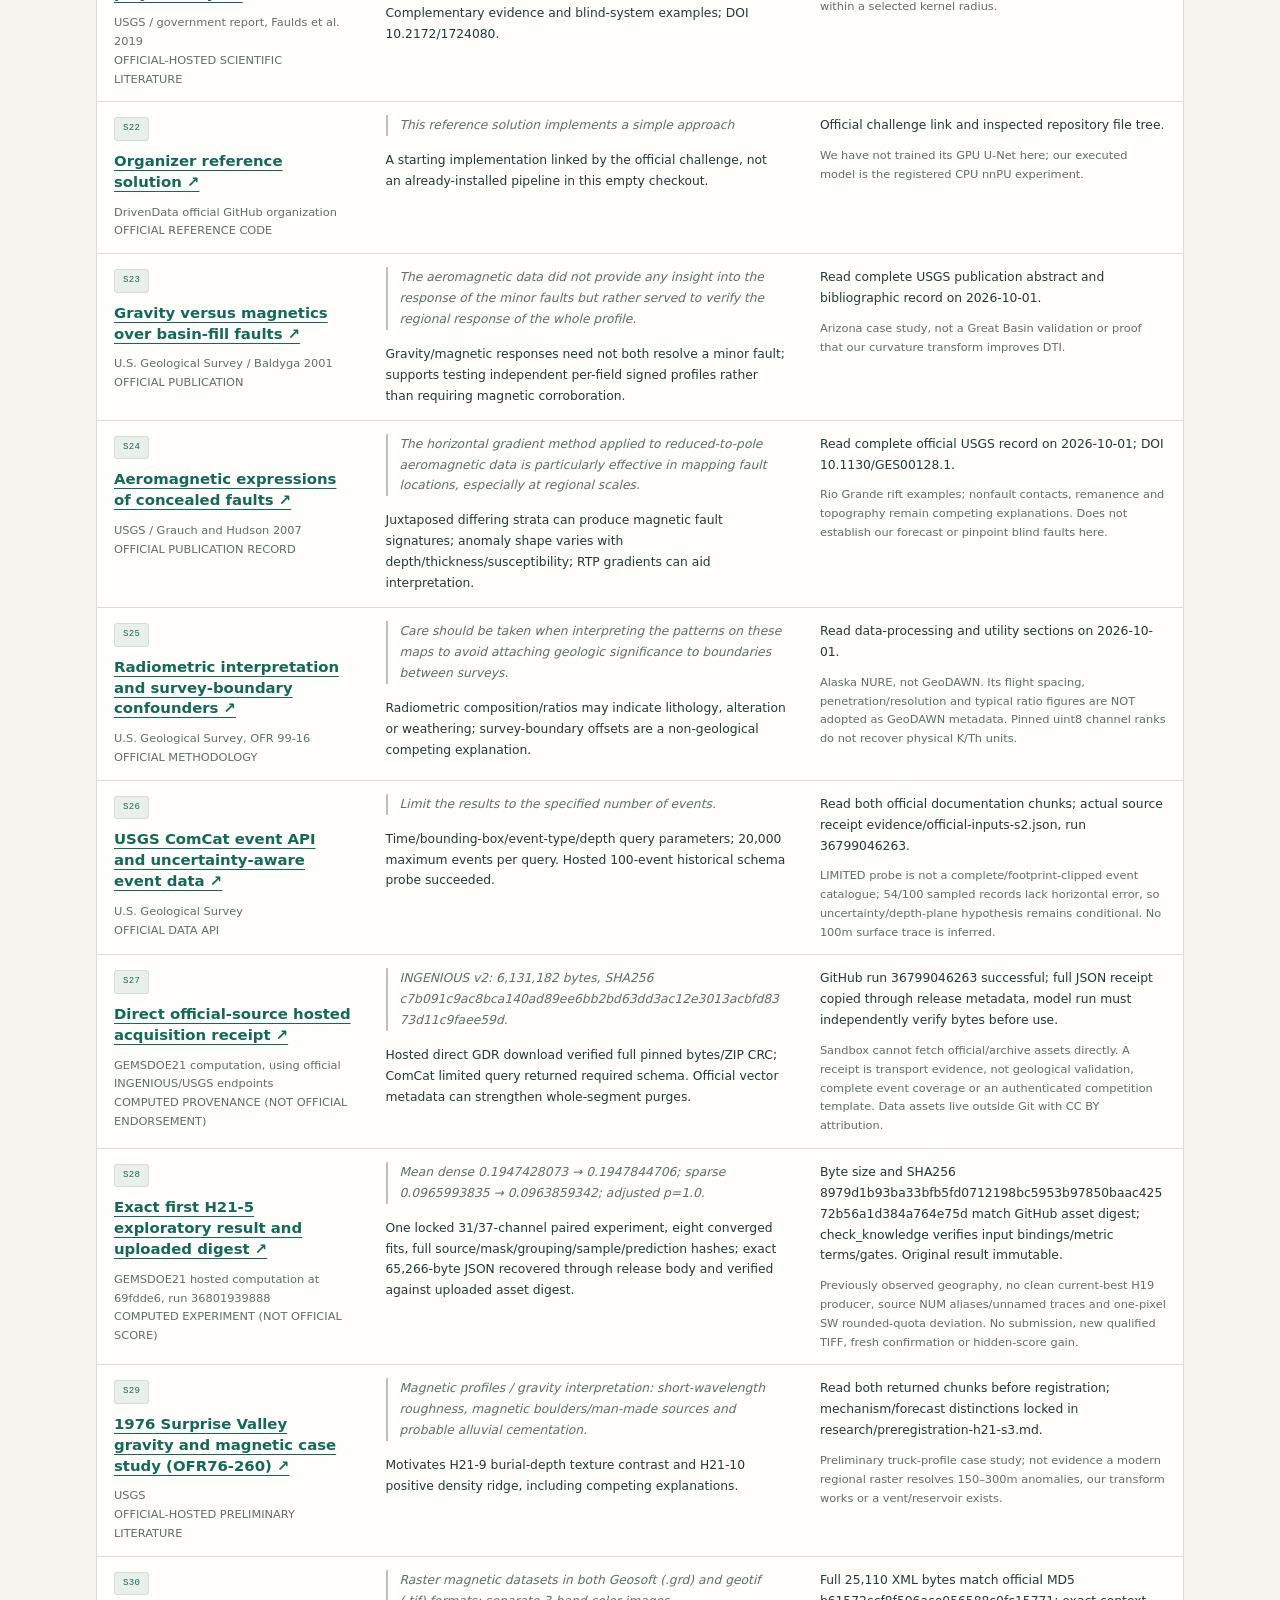
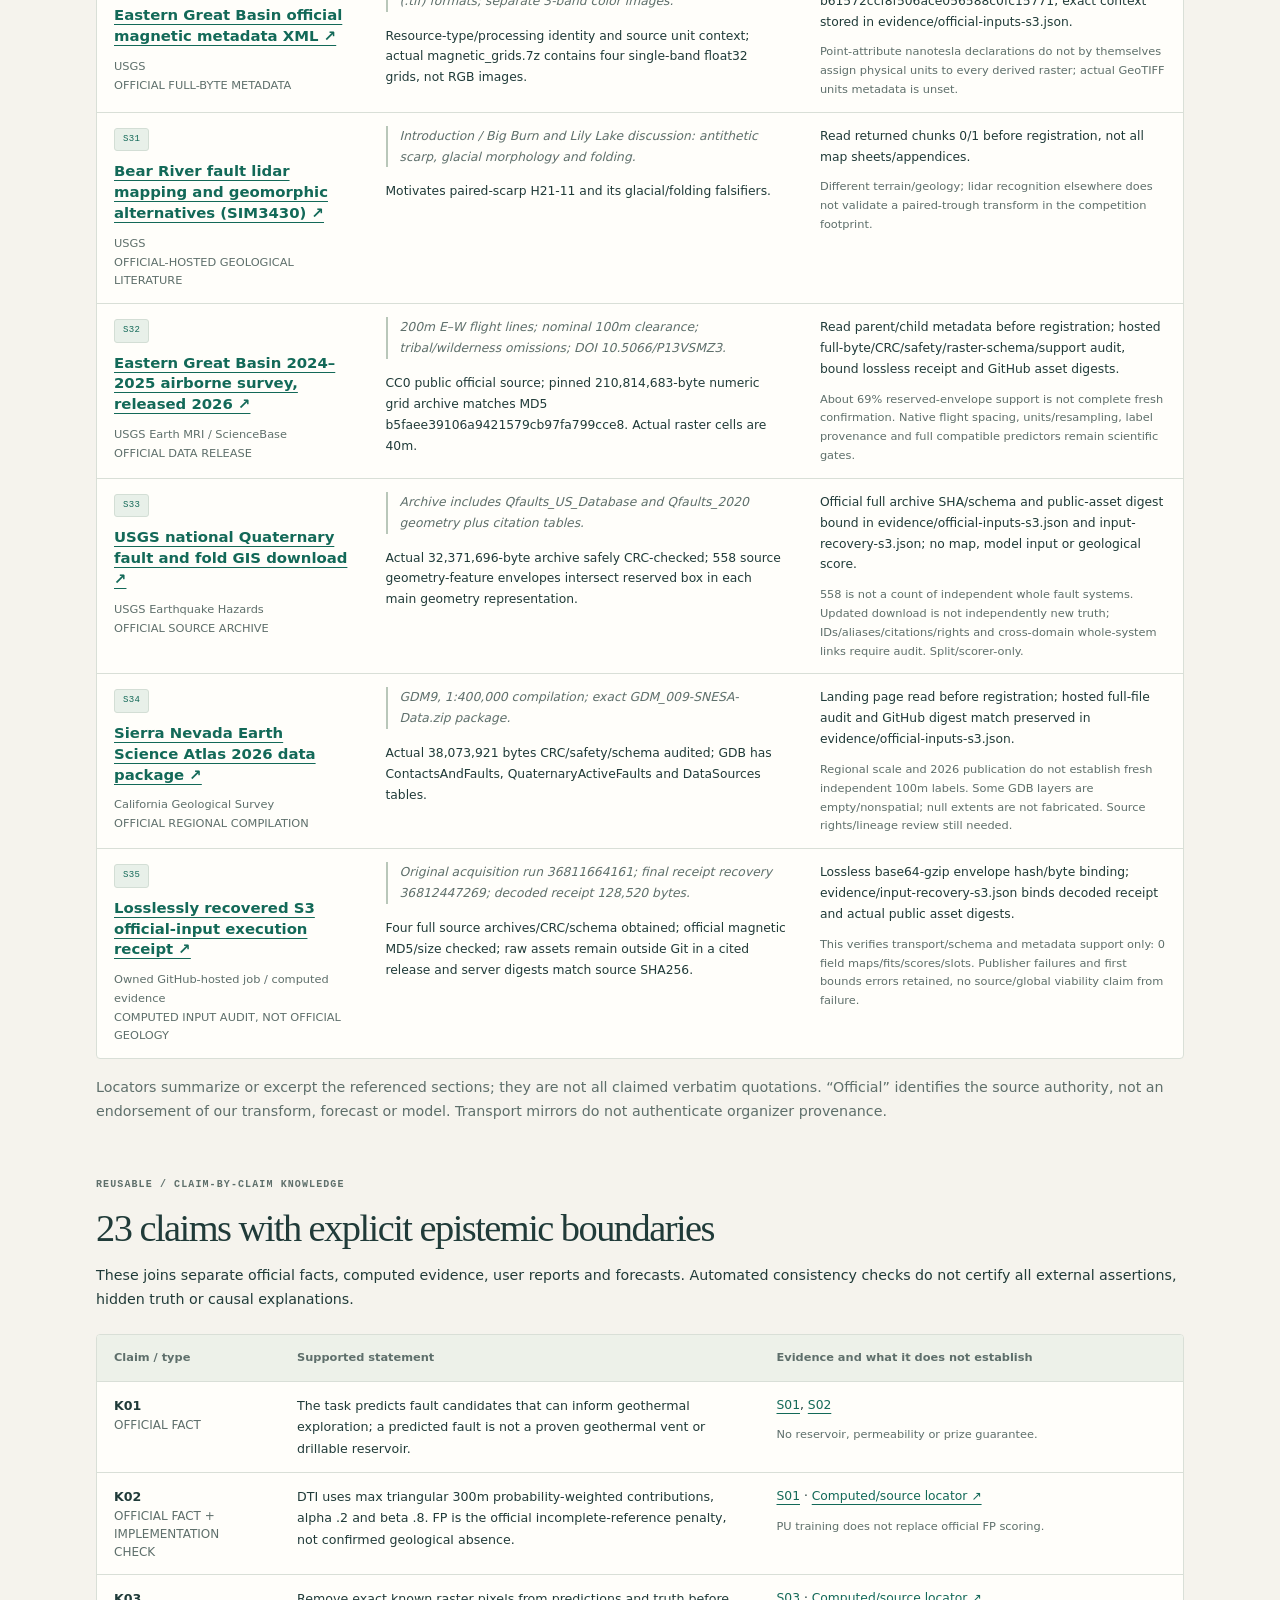
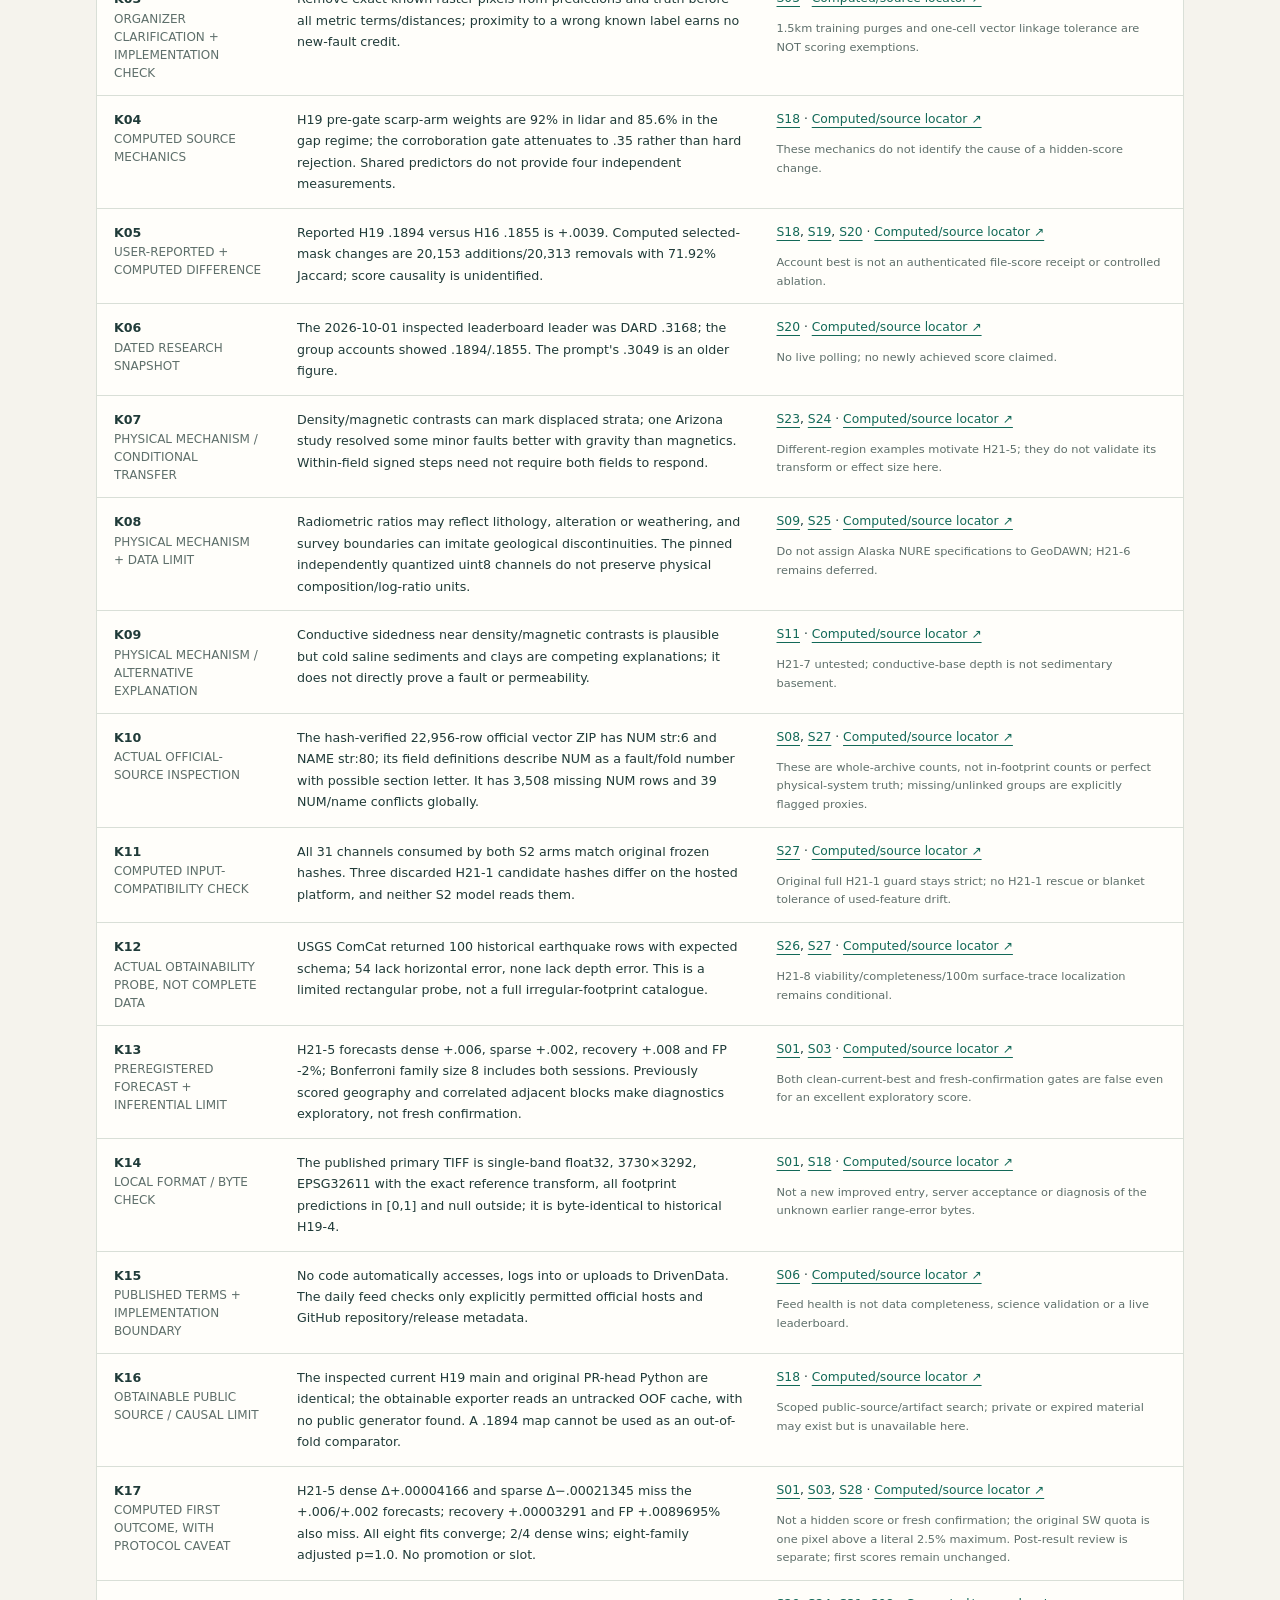
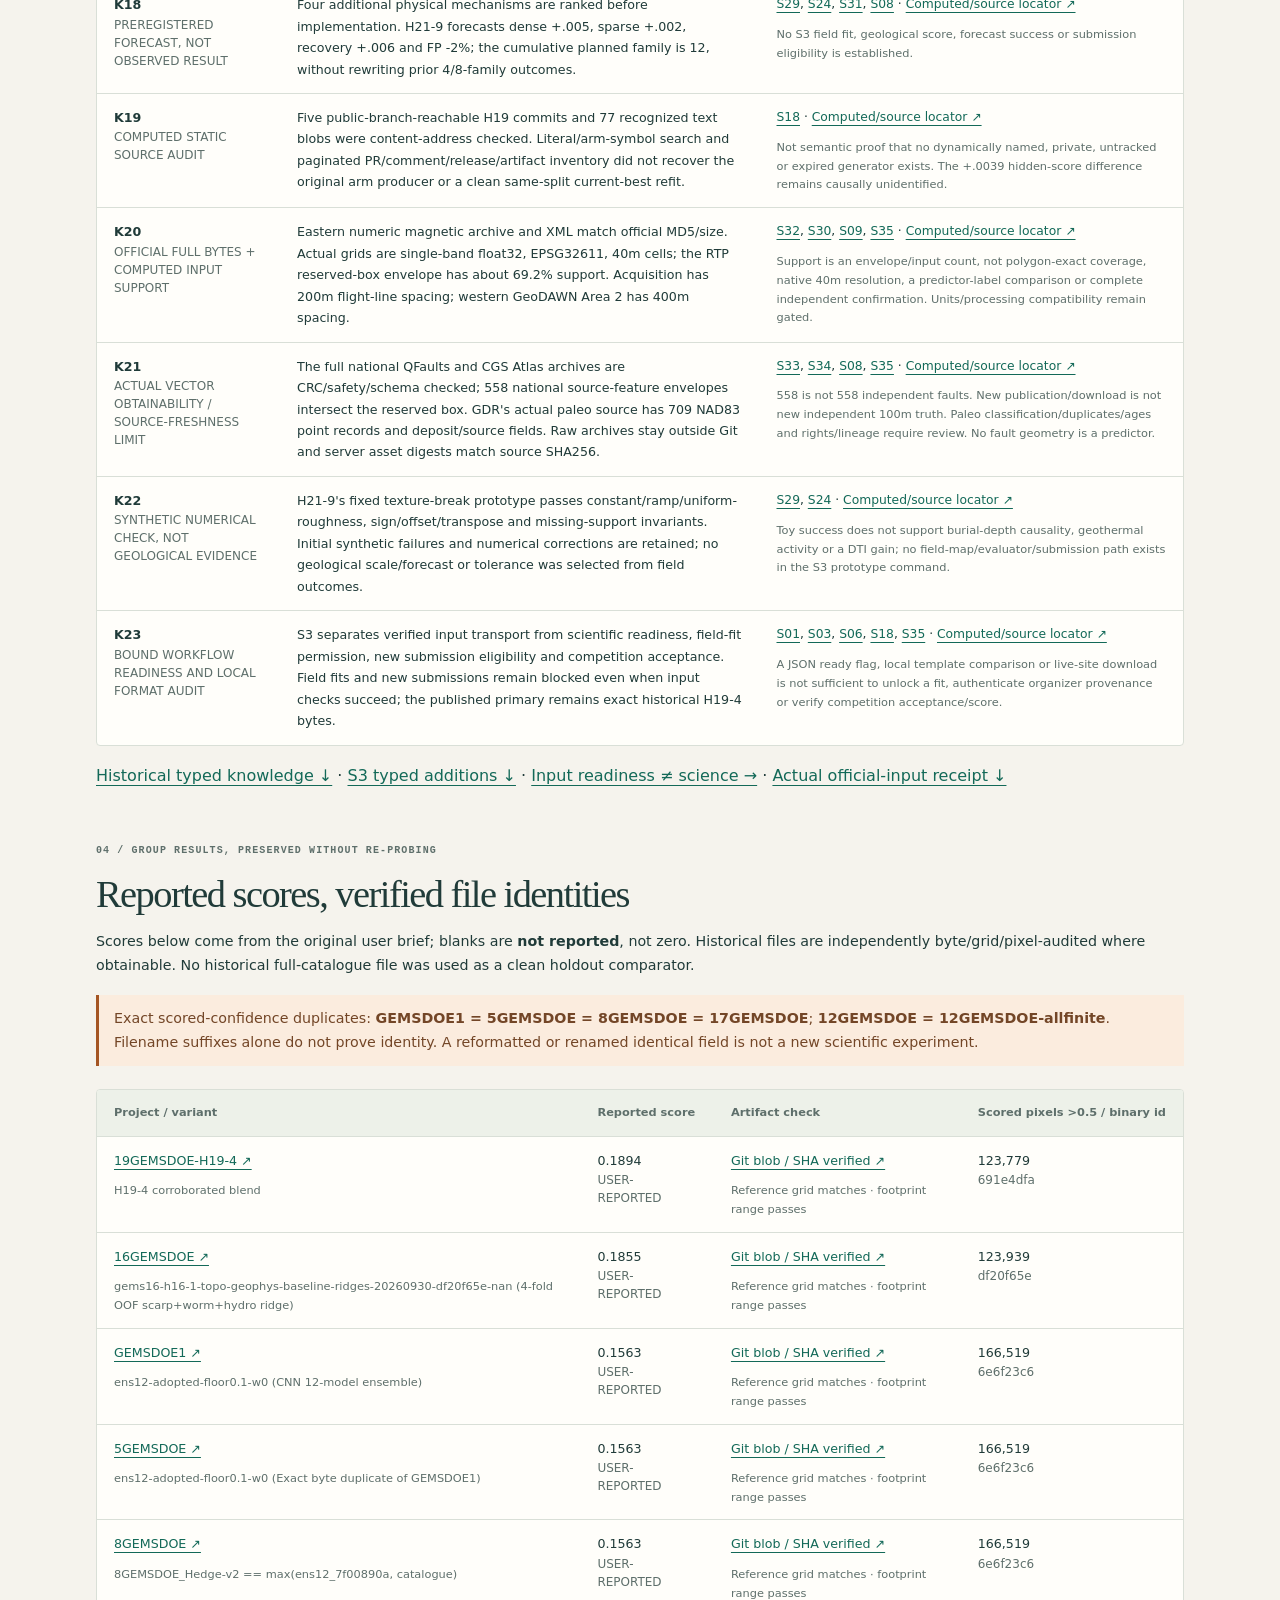
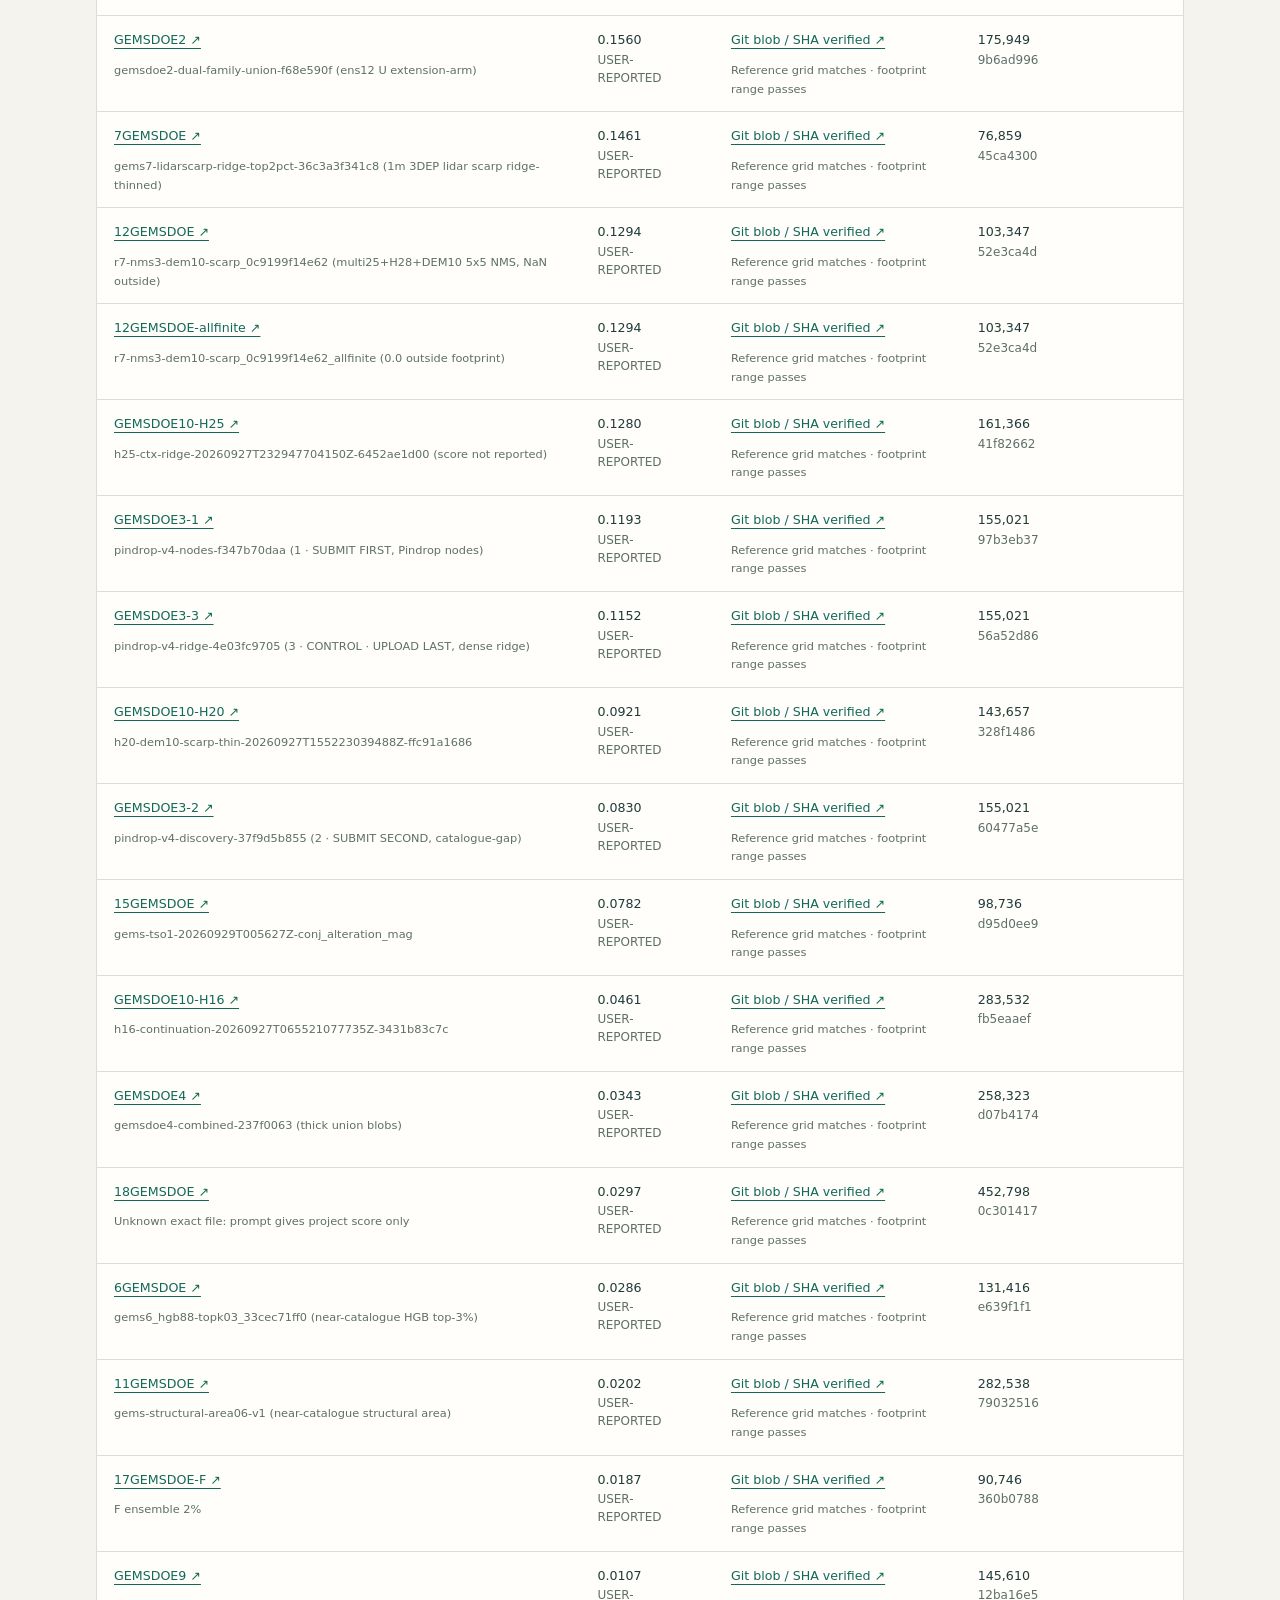
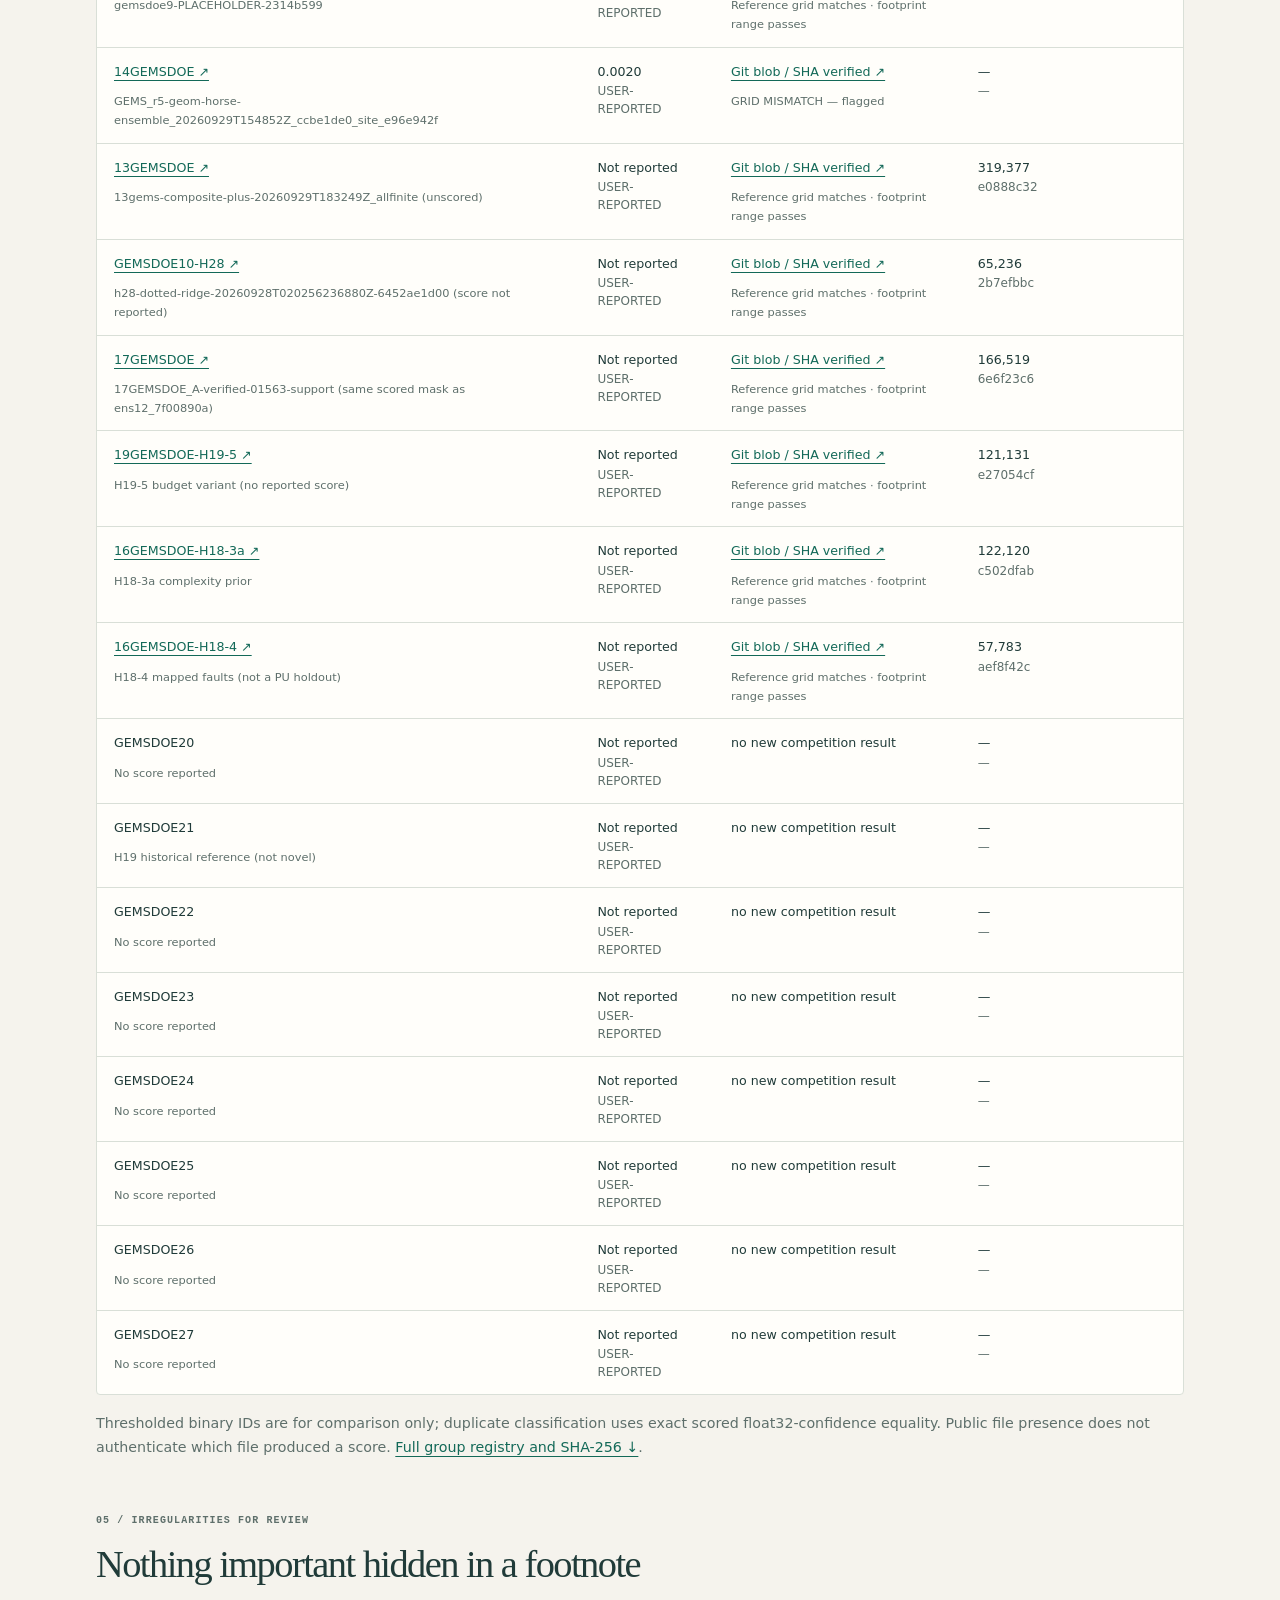
<file: docs/sources.html>
<!doctype html>
<html lang="en">
<head>
  <meta charset="utf-8">
  <meta name="viewport" content="width=device-width, initial-scale=1">
  <meta name="description" content="Audited GEMS fault-discovery research. Download a format-verified historical GeoTIFF, inspect the preserved registered experiments and review official sources.">
  <title>Official source ledger · GEMSDOE21</title>
  <link rel="icon" href="assets/favicon.svg" type="image/svg+xml">
  <link rel="stylesheet" href="assets/site.css">
  <script defer src="assets/site.js"></script>
</head>
<body>
<a class="skip" href="#main">Skip to content</a>
<header class="masthead">
  <a class="brand" href="index.html" aria-label="GEMSDOE21 home"><span class="mark" aria-hidden="true">G<span>21</span></span><span>GEMSDOE21<small>FAULT DISCOVERY / RESEARCH RECORD</small></span></a>
  <nav aria-label="Main navigation">
    <a href="executive-summary.html" >Submission guide</a>
    <a href="research.html" >Research</a>
    <a href="readiness.html" >Readiness</a>
    <a href="sources.html" aria-current="page">Sources &amp; feed</a>
    <a href="https://github.com/buffedlizard55-lab/GEMSDOE21" class="code-link">Code <span aria-hidden="true">↗</span></a>
  </nav>
</header>
<main id="main" class="shell">

<section class="page-heading"><span class="eyebrow">SOURCE LEDGER / VERIFY THE LINEAGE</span><h1>Evidence you can inspect.</h1><p class="lead">Official sources, source-specific claim locators, computed artifacts and openly flagged limitations. A repository narrative is not geological verification. Reported live scores are not authenticated file receipts.</p><div class="heading-actions"><a class="button secondary" href="data/sources.json">Source registry JSON ↓</a><a href="executive-summary.html">Download the historical TIFF →</a></div></section>
<section class="section" id="feed"><div class="section-heading"><div><span class="eyebrow">01 / PERMITTED SOURCE HEALTH</span><h2>What’s reachable, what changed</h2></div><span class="tag" id="feed-badge">DATED SNAPSHOT</span></div><p id="feed-summary" aria-live="polite">Loading saved source health…</p><p class="caption">Daily GitHub workflow probes approved USGS/DOE endpoints and public group repository heads. The latest JSON is published in a fixed GitHub release, with a saved snapshot fallback. No automatic DrivenData requests or uploads. Reachability does not establish full-file integrity, extent, licensing or geological validity.</p><div class="table-wrap"><table id="health-table"><thead><tr><th>Source</th><th>Last probe status</th><th>Scope / details</th></tr></thead><tbody></tbody></table></div><details class="repo-feed"><summary>Group repository HEAD feed (not automatically accepted science)</summary><ul id="repo-health"></ul></details><p><a href="data/source-health.json">Saved health JSON ↓</a> · <a href="https://github.com/buffedlizard55-lab/GEMSDOE21/releases/tag/source-feed">Latest permitted-source feed ↗</a> · <a href="https://github.com/buffedlizard55-lab/GEMSDOE21/actions/workflows/source-feed.yml">Scheduled workflow ↗</a></p><noscript><p>JavaScript is disabled: open the saved JSON to inspect its exact timestamp, statuses and errors. No live freshness is claimed.</p></noscript></section>
<section class="section" id="leaderboard"><span class="eyebrow">02 / LEADERBOARD IS A SNAPSHOT, NOT A FEED</span><h2>Inspected 1 October 2026</h2><div class="metric-grid"><article class="metric-card"><span>Visible leader / DARD</span><div>0.3168</div><p>Prompt’s .3049 was an earlier figure.</p></article><article class="metric-card"><span>Group account best / smrtdoog5</span><div>0.1894</div><p>H19-4 association remains user-reported.</p></article><article class="metric-card"><span>Group account best / extradr19</span><div>0.1855</div><p>H16-1 association remains user-reported.</p></article></div><p class="caption">No live refresh: <a href="#S06">published Terms</a> prohibit automated website monitoring, and no authorized API/session is established. Account-best values do not identify exact submissions. <a href="data/leaderboard-snapshot.json">Dated snapshot JSON</a> · <a href="https://www.drivendata.org/competitions/306/competition-doe-gems/leaderboard/">Official leaderboard for entrant review ↗</a>.</p></section>
<section class="section" id="source-ledger"><div class="section-heading"><div><span class="eyebrow">03 / OFFICIAL LINKS &amp; QUALIFIED CLAIMS</span><h2>35 source records</h2></div><label class="search">Search the ledger<input type="search" data-filter="source-table" placeholder="e.g. thermal, mask, USGS…"></label></div><div class="table-wrap"><table id="source-table"><thead><tr><th>Record / source</th><th>Claim locator &amp; supported fact</th><th>Verification / limits</th></tr></thead><tbody><tr id="S01"><td><span class="tag">S01</span><h3><a href="https://www.drivendata.org/competitions/306/competition-doe-gems/page/967/">Official task, distance-weighted Tversky and submission format ↗</a></h3><p class="caption">DrivenData / DOE challenge<br>OFFICIAL</p></td><td><p class="locator">For this competition, we set alpha=0.2 and beta=0.8</p><p>False-positive and false-negative weights; 300m triangular kernel; max probability-kernel TP; EPSG:32611/100m/single-band float32/[0,1]/null-or-NaN outside.</p></td><td><p>Read both chunks of the official page.</p><p class="caption">Does not publish test labels, exact public/private geometry, or an absolute expected score.</p></td></tr><tr id="S02"><td><span class="tag">S02</span><h3><a href="https://www.drivendata.org/competitions/306/competition-doe-gems/">Competition objective and two prize rounds ↗</a></h3><p class="caption">DrivenData / DOE challenge<br>OFFICIAL</p></td><td><p class="locator">The same submission is scored twice</p><p>Initial private test, then expert-expanded fault labels; deadline Dec 3 2026 23:59 UTC; total pool $300,000.</p></td><td><p>Read competition overview.</p><p class="caption">Fault discovery is not proof of vents or a drillable geothermal reservoir; eligibility and final entry require entrant certification.</p></td></tr><tr id="S03"><td><span class="tag">S03</span><h3><a href="https://community.drivendata.org/t/scoring-clarification-are-known-usgs-ingenious-faults-masked-when-scoring-and-are-they-in-the-final-round-label-set/11516/4">Organizer: exact catalogue mask, new-fault credit only ↗</a></h3><p class="caption">chrisk-dd, DrivenData Staff<br>OFFICIAL STAFF</p></td><td><p class="locator">The mask is indeed pixel-exact - it is identical to the provided set of training fault labels.</p><p>Only new-fault ground truth scores; proximity to a known trace gives no wrong-label exemption; new labels may be within 300m of known traces.</p></td><td><p>Read staff post #4, not just a participant interpretation.</p><p class="caption">The public website&#39;s full server evaluator is not released; our implementation matches published math and staff-confirmed mask behavior.</p></td></tr><tr id="S04"><td><span class="tag">S04</span><h3><a href="https://community.drivendata.org/t/weekly-submissions/11524/2">Organizer: rolling submission allowance ↗</a></h3><p class="caption">chrisk-dd, DrivenData Staff<br>OFFICIAL STAFF</p></td><td><p class="locator">The submission allowance resets based on a rolling window, not at a specific date and time.</p><p>Rolling window; three submissions per week comes from rules sections 3.2/3.4.</p></td><td><p>Read staff response and official rules.</p><p class="caption">This project does not know your account&#39;s already-used slots.</p></td></tr><tr id="S05"><td><span class="tag">S05</span><h3><a href="https://docs.nlr.gov/docs/fy26osti/96647.pdf">GEMS Official Rules, September 2026 ↗</a></h3><p class="caption">DOE / National Laboratory of the Rockies<br>OFFICIAL</p></td><td><p class="locator">Using generative AI technology in the development of your prize submission is allowed. However, you must indicate in the narrative ... the extent</p><p>Single 100m GeoTIFF entry; one final submission across both rounds; external rights/reproducibility/eligibility and AI disclosure.</p></td><td><p>Read all seven returned chunks through the end of the 19-page rules.</p><p class="caption">Appendix A has generic deadline/document wording not fully consistent with competition-page time/file instructions; flag rather than silently harmonize.</p></td></tr><tr id="S06"><td><span class="tag">S06</span><h3><a href="https://www.drivendata.org/termsofuse/">DrivenData Terms of Use — prohibited automatic monitoring ↗</a></h3><p class="caption">DrivenData<br>OFFICIAL</p></td><td><p class="locator">Use any robot, spider or other automatic device, process or means to access the Website for any purpose, including monitoring or copying</p><p>No autonomous leaderboard polling, credential sharing, or uploads in our code.</p></td><td><p>Read all four returned chunks this session; Prohibited Uses and Account Security; no site polling implemented.</p><p class="caption">An authorized API or written permission could change the available integration; neither has been established here.</p></td></tr><tr id="S07"><td><span class="tag">S07</span><h3><a href="https://community.drivendata.org/t/how-were-the-new-test-faults-identified-data-sources-and-fault-types/11527/7">Organizer declines to disclose new-label selection ↗</a></h3><p class="caption">chrisk-dd, DrivenData Staff<br>OFFICIAL STAFF</p></td><td><p class="locator">We&#39;re not sharing details about the data sources, fault types, or coverage behind the test faults beyond what&#39;s in the problem description.</p><p>Do not assume experts used only lidar, sampled all locations equally, or mapped only surface scarps.</p></td><td><p>Read staff post #7.</p><p class="caption">Known-fault hide/recover cannot reproduce the hidden catalogue selection distribution.</p></td></tr><tr id="S08"><td><span class="tag">S08</span><h3><a href="https://gdr.openei.org/submissions/1391">INGENIOUS regional datasets (DOI 10.15121/1881483) ↗</a></h3><p class="caption">DOE Geothermal Data Repository / UNR collaborators<br>OFFICIAL DATA REPOSITORY</p></td><td><p class="locator">These datasets are provided as is ... may be redistributed with attribution</p><p>Free public CC-BY 4.0 well/spring chemistry, 2m probes, paleo-geothermal features, faults, geodetics, volcanics; links to MT/heat-flow/gravity data.</p></td><td><p>Read dataset description, resources and terms; derived transport CSV audited locally.</p><p class="caption">Joined observations are not independent sites; anomalies are not proof of a local unknown fault. Full-catalogue orphan distances cannot enter a hide/recover model.</p></td></tr><tr id="S09"><td><span class="tag">S09</span><h3><a href="https://doi.org/10.5066/P93LGLVQ">GeoDAWN official magnetic/radiometric surveys ↗</a></h3><p class="caption">USGS<br>OFFICIAL</p></td><td><p class="locator">GeoDAWN: Airborne Magnetic and Radiometric Surveys of the Northwestern Great Basin, Nevada and California</p><p>Area 1 uses 200m flight lines, Area 2 400m; output raster cells do not establish independent acquisition resolution.</p></td><td><p>Read ScienceBase metadata/attached-file table including line spacing and clearance. No raw GeoDAWN grid archive downloaded this session.</p><p class="caption">Geophysical edges may reflect lithology, magnetization or acquisition seams, not displacement.</p></td></tr><tr id="S10"><td><span class="tag">S10</span><h3><a href="https://doi.org/10.5066/P9Z6SA1Z">Regional gravity, magnetics, depth-to-basement ↗</a></h3><p class="caption">USGS, Glen et al. 2022<br>OFFICIAL</p></td><td><p class="locator">a provisional regional gravity grid ... a regional magnetic grid ... a regional depth-to-basement grid</p><p>Physical layer origins and regional structural context.</p></td><td><p>Read ScienceBase release at 628d4fabd34ef70cdba3c4a4.</p><p class="caption">Regional resolution/interpolation cannot locate every small fault to 100m; depth-to-basement is not the same as the MT depth-to-conductive-base variable.</p></td></tr><tr id="S11"><td><span class="tag">S11</span><h3><a href="https://www.osti.gov/servlets/purl/1724108">Joint geophysical imaging of geothermal systems ↗</a></h3><p class="caption">USGS-authored paper, Peacock et al.; DOE OSTI repository<br>OFFICIAL-HOSTED SCIENTIFIC LITERATURE</p></td><td><p class="locator">other information needs to be incorporated, including geological mapping, rock property information, and other geophysical constraints</p><p>Gravity measures density contrast; magnetic anomalies locate structures AND lithologic contacts; MT is complementary but ambiguous. Joint evidence motivates, not validates, H21-1.</p></td><td><p>Read abstract/introduction and specific Great Basin discussion.</p><p class="caption">No claim that our transform or coefficients are in this paper; those are registered research proposals.</p></td></tr><tr id="S12"><td><span class="tag">S12</span><h3><a href="https://www.usgs.gov/national-hydrography/access-national-hydrography-products">Access NHDPlus HR hydrography products ↗</a></h3><p class="caption">USGS National Hydrography<br>OFFICIAL</p></td><td><p class="locator">As of October 1, 2023, the NHD was retired ... no longer maintained</p><p>Historical NHDPlus HR vector/raster downloads and map services; newer data through 3DHP. Specific product/footprint availability must be checked.</p></td><td><p>Read download directories and retirement notice.</p><p class="caption">A catalogue landing page is not proof of obtaining a footprint-covering flowline file. No H21-2 validation yet.</p></td></tr><tr id="S13"><td><span class="tag">S13</span><h3><a href="https://doi.org/10.5066/P1A3DQZK">2026 GeMS version of SGMC ↗</a></h3><p class="caption">USGS National Geologic Map Database<br>OFFICIAL</p></td><td><p class="locator">Map Scale: 1:1,000,000</p><p>2026 GeMS release and unit-polygon context; legacy Nevada/California state ZIPs remain linked by USGS.</p></td><td><p>Read NGMDB product 119417 and ScienceBase recommendation to use the 2026 release.</p><p class="caption">Coarse scale, imperfect boundary reconciliation; do not use fault-line layer as a held-out model input. Exact downloaded version needs a hash.</p></td></tr><tr id="S14"><td><span class="tag">S14</span><h3><a href="https://www.usgs.gov/data/heat-flow-maps-and-supporting-data-great-basin-usa">Conductive heat flow and residual point data ↗</a></h3><p class="caption">USGS, DeAngelo et al. 2022<br>OFFICIAL</p></td><td><p class="locator">the residual ... may be useful in identifying hydrothermal or groundwater influence on conductive heat flow</p><p>DOI 10.5066/P9BZPVUC; CC0; background maps deliberately downweight convectively influenced outliers. An already-published residual layer is a useful next source to investigate.</p></td><td><p>Read official data release description.</p><p class="caption">Residual does not uniquely diagnose local fault-mediated advection; not downloaded/used in H21-1.</p></td></tr><tr id="S15"><td><span class="tag">S15</span><h3><a href="https://gdr.openei.org/submissions/1390">Thermal conductivity measurement/source quality ↗</a></h3><p class="caption">DOE GDR / INGENIOUS<br>OFFICIAL DATA REPOSITORY</p></td><td><p class="locator">Thermal conductivity (TC) data taken for different wells at a specified drill depth.</p><p>CC-BY 4.0 spreadsheet with measured/assumed/unmeasured source classes; DOI 10.15121/1874222.</p></td><td><p>Read official resource and measurement-quality definitions.</p><p class="caption">Do not treat assumed conductivity as measured; well-depth/temperature matching still required for H21-4.</p></td></tr><tr id="S16"><td><span class="tag">S16</span><h3><a href="https://arxiv.org/abs/1703.00593">Non-negative positive–unlabeled risk estimator ↗</a></h3><p class="caption">Kiryo, Niu, du Plessis, Sugiyama; NIPS 2017 primary research<br>PRIMARY RESEARCH, NOT GOVERNMENT</p></td><td><p class="locator">we propose a non-negative risk estimator for PU learning</p><p>Learning with positives/unlabeled samples without assuming absent labels are negative.</p></td><td><p>Read authors&#39; camera-ready abstract; numerical gradient tested independently.</p><p class="caption">Our fixed prior .03 and SCAR assumptions are unverified for biased fault catalogues. No calibrated probability claim.</p></td></tr><tr id="S17"><td><span class="tag">S17</span><h3><a href="https://www.sciencebase.gov/catalog/item/4f70aa9fe4b058caae3f8de5">USGS 3DEP seamless 1/3 arc-second (~10m) DEM ↗</a></h3><p class="caption">USGS<br>OFFICIAL CATALOG / DERIVED TRANSPORT</p></td><td><p class="locator">USGS 3DEP 1/3 arc-second seamless DEM</p><p>13 label-free 100m-aggregated channels retrieved from hash-pinned project transport, whose manifest lists official source tiles and extraction code hash.</p></td><td><p>Hash verified all 13 arrays against upstream manifest; source tile list preserved in data/dem10/manifest.json.</p><p class="caption">This session uses verified derivatives, not a new raw 1m/10m survey; original processing coverage and quantization limits apply.</p></td></tr><tr id="S18"><td><span class="tag">S18</span><h3><a href="https://github.com/buffedlizard55-lab/19GEMSDOE/tree/a3aca62fdb2be428f4245e22570cbc54082b2c15">Pinned 19GEMSDOE code and published H19-4 ↗</a></h3><p class="caption">User&#39;s group repository<br>REPOSITORY EVIDENCE, NOT OFFICIAL GEOLOGY</p></td><td><p class="locator">H19-4 source snapshot and serialized prediction</p><p>Observed blend weights, missing H19 cache generator, training/metric assumptions; exact SHA of the artifact.</p></td><td><p>Public-branch-reachable 5-commit / 77 recognized-text-blob inventory, content-address and literal/arm-symbol reader/producer search; paginated PR/comments/releases/artifact indexes. See evidence/baseline-history-s3.json.</p><p class="caption">Static recognized-text search is not semantic proof that no dynamically named, private, untracked or expired producer exists. No original clean same-split arm refit recovered; hidden-score cause remains unidentified.</p></td></tr><tr id="S19"><td><span class="tag">S19</span><h3><a href="https://github.com/buffedlizard55-lab/16GEMSDOE/tree/962587af0d16a50d45e32a80a3c90436435cb9d8">Pinned H16-1 reference ↗</a></h3><p class="caption">User&#39;s group repository<br>REPOSITORY EVIDENCE</p></td><td><p class="locator">H16-1 published reference GeoTIFF</p><p>SHA-verified H16/H19 scored-pixel overlap; NOT a clean model-comparison holdout.</p></td><td><p>Byte/hash and pixel comparison locally.</p><p class="caption">File-to-.1855 score association is user-reported.</p></td></tr><tr id="S20"><td><span class="tag">S20</span><h3><a href="https://www.drivendata.org/competitions/306/competition-doe-gems/leaderboard/">Public leaderboard snapshot ↗</a></h3><p class="caption">DrivenData<br>OFFICIAL SNAPSHOT</p></td><td><p class="locator">2026-10-01: DARD .3168 (#1), smrtdoog5 .1894 (#23), extradr19 .1855 (#25).</p><p>Dated visible account-best scores, not file receipts.</p></td><td><p>One-time research read of both leaderboard chunks; not a live automated feed.</p><p class="caption">Not a current live feed; time-of-day not claimed; user prompt&#39;s .3049 is stale relative to this read.</p></td></tr><tr id="S21"><td><span class="tag">S21</span><h3><a href="https://www.usgs.gov/publications/discovering-blind-geothermal-systems-great-basin-region-integrated-geologic-and">Blind geothermal-system play fairways ↗</a></h3><p class="caption">USGS / government report, Faulds et al. 2019<br>OFFICIAL-HOSTED SCIENTIFIC LITERATURE</p></td><td><p class="locator">collocation of a favorable structural setting ... gravity gradients, magnetic low, shallow (2 m) temperature anomaly, low resistivity anomaly</p><p>Complementary evidence and blind-system examples; DOI 10.2172/1724080.</p></td><td><p>Read full official report summary and reported drilling validation.</p><p class="caption">Does not prove every orphan thermal record needs a fault within a selected kernel radius.</p></td></tr><tr id="S22"><td><span class="tag">S22</span><h3><a href="https://github.com/drivendataorg/gems-prize-reference-solution">Organizer reference solution ↗</a></h3><p class="caption">DrivenData official GitHub organization<br>OFFICIAL REFERENCE CODE</p></td><td><p class="locator">This reference solution implements a simple approach</p><p>A starting implementation linked by the official challenge, not an already-installed pipeline in this empty checkout.</p></td><td><p>Official challenge link and inspected repository file tree.</p><p class="caption">We have not trained its GPU U-Net here; our executed model is the registered CPU nnPU experiment.</p></td></tr><tr id="S23"><td><span class="tag">S23</span><h3><a href="https://pubs.usgs.gov/publication/ofr01502">Gravity versus magnetics over basin-fill faults ↗</a></h3><p class="caption">U.S. Geological Survey / Baldyga 2001<br>OFFICIAL PUBLICATION</p></td><td><p class="locator">The aeromagnetic data did not provide any insight into the response of the minor faults but rather served to verify the regional response of the whole profile.</p><p>Gravity/magnetic responses need not both resolve a minor fault; supports testing independent per-field signed profiles rather than requiring magnetic corroboration.</p></td><td><p>Read complete USGS publication abstract and bibliographic record on 2026-10-01.</p><p class="caption">Arizona case study, not a Great Basin validation or proof that our curvature transform improves DTI.</p></td></tr><tr id="S24"><td><span class="tag">S24</span><h3><a href="https://www.usgs.gov/publications/guides-understanding-aeromagnetic-expression-faults-sedimentary-basins-lessons-learned">Aeromagnetic expressions of concealed faults ↗</a></h3><p class="caption">USGS / Grauch and Hudson 2007<br>OFFICIAL PUBLICATION RECORD</p></td><td><p class="locator">The horizontal gradient method applied to reduced-to-pole aeromagnetic data is particularly effective in mapping fault locations, especially at regional scales.</p><p>Juxtaposed differing strata can produce magnetic fault signatures; anomaly shape varies with depth/thickness/susceptibility; RTP gradients can aid interpretation.</p></td><td><p>Read complete official USGS record on 2026-10-01; DOI 10.1130/GES00128.1.</p><p class="caption">Rio Grande rift examples; nonfault contacts, remanence and topography remain competing explanations. Does not establish our forecast or pinpoint blind faults here.</p></td></tr><tr id="S25"><td><span class="tag">S25</span><h3><a href="https://pubs.usgs.gov/of/1999/ofr-99-0016/map_info.html">Radiometric interpretation and survey-boundary confounders ↗</a></h3><p class="caption">U.S. Geological Survey, OFR 99-16<br>OFFICIAL METHODOLOGY</p></td><td><p class="locator">Care should be taken when interpreting the patterns on these maps to avoid attaching geologic significance to boundaries between surveys.</p><p>Radiometric composition/ratios may indicate lithology, alteration or weathering; survey-boundary offsets are a non-geological competing explanation.</p></td><td><p>Read data-processing and utility sections on 2026-10-01.</p><p class="caption">Alaska NURE, not GeoDAWN. Its flight spacing, penetration/resolution and typical ratio figures are NOT adopted as GeoDAWN metadata. Pinned uint8 channel ranks do not recover physical K/Th units.</p></td></tr><tr id="S26"><td><span class="tag">S26</span><h3><a href="https://earthquake.usgs.gov/fdsnws/event/1/">USGS ComCat event API and uncertainty-aware event data ↗</a></h3><p class="caption">U.S. Geological Survey<br>OFFICIAL DATA API</p></td><td><p class="locator">Limit the results to the specified number of events.</p><p>Time/bounding-box/event-type/depth query parameters; 20,000 maximum events per query. Hosted 100-event historical schema probe succeeded.</p></td><td><p>Read both official documentation chunks; actual source receipt evidence/official-inputs-s2.json, run 36799046263.</p><p class="caption">LIMITED probe is not a complete/footprint-clipped event catalogue; 54/100 sampled records lack horizontal error, so uncertainty/depth-plane hypothesis remains conditional. No 100m surface trace is inferred.</p></td></tr><tr id="S27"><td><span class="tag">S27</span><h3><a href="https://github.com/buffedlizard55-lab/GEMSDOE21/releases/tag/research-inputs-h21-s2">Direct official-source hosted acquisition receipt ↗</a></h3><p class="caption">GEMSDOE21 computation, using official INGENIOUS/USGS endpoints<br>COMPUTED PROVENANCE (NOT OFFICIAL ENDORSEMENT)</p></td><td><p class="locator">INGENIOUS v2: 6,131,182 bytes, SHA256 c7b091c9ac8bca140ad89ee6bb2bd63dd3ac12e3013acbfd8373d11c9faee59d.</p><p>Hosted direct GDR download verified full pinned bytes/ZIP CRC; ComCat limited query returned required schema. Official vector metadata can strengthen whole-segment purges.</p></td><td><p>GitHub run 36799046263 successful; full JSON receipt copied through release metadata, model run must independently verify bytes before use.</p><p class="caption">Sandbox cannot fetch official/archive assets directly. A receipt is transport evidence, not geological validation, complete event coverage or an authenticated competition template. Data assets live outside Git with CC BY attribution.</p></td></tr><tr id="S28"><td><span class="tag">S28</span><h3><a href="https://github.com/buffedlizard55-lab/GEMSDOE21/releases/tag/h21-5-first-result">Exact first H21-5 exploratory result and uploaded digest ↗</a></h3><p class="caption">GEMSDOE21 hosted computation at 69fdde6, run 36801939888<br>COMPUTED EXPERIMENT (NOT OFFICIAL SCORE)</p></td><td><p class="locator">Mean dense 0.1947428073 → 0.1947844706; sparse 0.0965993835 → 0.0963859342; adjusted p=1.0.</p><p>One locked 31/37-channel paired experiment, eight converged fits, full source/mask/grouping/sample/prediction hashes; exact 65,266-byte JSON recovered through release body and verified against uploaded asset digest.</p></td><td><p>Byte size and SHA256 8979d1b93ba33bfb5fd0712198bc5953b97850baac42572b56a1d384a764e75d match GitHub asset digest; check_knowledge verifies input bindings/metric terms/gates. Original result immutable.</p><p class="caption">Previously observed geography, no clean current-best H19 producer, source NUM aliases/unnamed traces and one-pixel SW rounded-quota deviation. No submission, new qualified TIFF, fresh confirmation or hidden-score gain.</p></td></tr><tr id="S29"><td><span class="tag">S29</span><h3><a href="https://pubs.usgs.gov/of/1976/0260/report.pdf">1976 Surprise Valley gravity and magnetic case study (OFR76-260) ↗</a></h3><p class="caption">USGS<br>OFFICIAL-HOSTED PRELIMINARY LITERATURE</p></td><td><p class="locator">Magnetic profiles / gravity interpretation: short-wavelength roughness, magnetic boulders/man-made sources and probable alluvial cementation.</p><p>Motivates H21-9 burial-depth texture contrast and H21-10 positive density ridge, including competing explanations.</p></td><td><p>Read both returned chunks before registration; mechanism/forecast distinctions locked in research/preregistration-h21-s3.md.</p><p class="caption">Preliminary truck-profile case study; not evidence a modern regional raster resolves 150–300m anomalies, our transform works or a vent/reservoir exists.</p></td></tr><tr id="S30"><td><span class="tag">S30</span><h3><a href="https://www.sciencebase.gov/catalog/file/get/68c9d87fd4be0274ff4be93e?f=__disk__cd%2F31%2F7c%2Fcd317ce112240b9de9e643533b7267e10c00184a">Eastern Great Basin official magnetic metadata XML ↗</a></h3><p class="caption">USGS<br>OFFICIAL FULL-BYTE METADATA</p></td><td><p class="locator">Raster magnetic datasets in both Geosoft (.grd) and geotif (.tif) formats; separate 3-band color images.</p><p>Resource-type/processing identity and source unit context; actual magnetic_grids.7z contains four single-band float32 grids, not RGB images.</p></td><td><p>Full 25,110 XML bytes match official MD5 b61572ccf8f506ace056588c0fc15771; exact context stored in evidence/official-inputs-s3.json.</p><p class="caption">Point-attribute nanotesla declarations do not by themselves assign physical units to every derived raster; actual GeoTIFF units metadata is unset.</p></td></tr><tr id="S31"><td><span class="tag">S31</span><h3><a href="https://pubs.usgs.gov/sim/3430/sim3430_pamphlet.pdf">Bear River fault lidar mapping and geomorphic alternatives (SIM3430) ↗</a></h3><p class="caption">USGS<br>OFFICIAL-HOSTED GEOLOGICAL LITERATURE</p></td><td><p class="locator">Introduction / Big Burn and Lily Lake discussion: antithetic scarp, glacial morphology and folding.</p><p>Motivates paired-scarp H21-11 and its glacial/folding falsifiers.</p></td><td><p>Read returned chunks 0/1 before registration, not all map sheets/appendices.</p><p class="caption">Different terrain/geology; lidar recognition elsewhere does not validate a paired-trough transform in the competition footprint.</p></td></tr><tr id="S32"><td><span class="tag">S32</span><h3><a href="https://www.sciencebase.gov/catalog/item/68c990a3d4be0274ff4998e8">Eastern Great Basin 2024–2025 airborne survey, released 2026 ↗</a></h3><p class="caption">USGS Earth MRI / ScienceBase<br>OFFICIAL DATA RELEASE</p></td><td><p class="locator">200m E–W flight lines; nominal 100m clearance; tribal/wilderness omissions; DOI 10.5066/P13VSMZ3.</p><p>CC0 public official source; pinned 210,814,683-byte numeric grid archive matches MD5 b5faee39106a9421579cb97fa799cce8. Actual raster cells are 40m.</p></td><td><p>Read parent/child metadata before registration; hosted full-byte/CRC/safety/raster-schema/support audit, bound lossless receipt and GitHub asset digests.</p><p class="caption">About 69% reserved-envelope support is not complete fresh confirmation. Native flight spacing, units/resampling, label provenance and full compatible predictors remain scientific gates.</p></td></tr><tr id="S33"><td><span class="tag">S33</span><h3><a href="https://earthquake.usgs.gov/static/lfs/nshm/qfaults/Qfaults_GIS.zip">USGS national Quaternary fault and fold GIS download ↗</a></h3><p class="caption">USGS Earthquake Hazards<br>OFFICIAL SOURCE ARCHIVE</p></td><td><p class="locator">Archive includes Qfaults_US_Database and Qfaults_2020 geometry plus citation tables.</p><p>Actual 32,371,696-byte archive safely CRC-checked; 558 source geometry-feature envelopes intersect reserved box in each main geometry representation.</p></td><td><p>Official full archive SHA/schema and public-asset digest bound in evidence/official-inputs-s3.json and input-recovery-s3.json; no map, model input or geological score.</p><p class="caption">558 is not a count of independent whole fault systems. Updated download is not independently new truth; IDs/aliases/citations/rights and cross-domain whole-system links require audit. Split/scorer-only.</p></td></tr><tr id="S34"><td><span class="tag">S34</span><h3><a href="https://www.conservation.ca.gov/cgs/sierra-nevada-atlas">Sierra Nevada Earth Science Atlas 2026 data package ↗</a></h3><p class="caption">California Geological Survey<br>OFFICIAL REGIONAL COMPILATION</p></td><td><p class="locator">GDM9, 1:400,000 compilation; exact GDM_009-SNESA-Data.zip package.</p><p>Actual 38,073,921 bytes CRC/safety/schema audited; GDB has ContactsAndFaults, QuaternaryActiveFaults and DataSources tables.</p></td><td><p>Landing page read before registration; hosted full-file audit and GitHub digest match preserved in evidence/official-inputs-s3.json.</p><p class="caption">Regional scale and 2026 publication do not establish fresh independent 100m labels. Some GDB layers are empty/nonspatial; null extents are not fabricated. Source rights/lineage review still needed.</p></td></tr><tr id="S35"><td><span class="tag">S35</span><h3><a href="https://github.com/buffedlizard55-lab/GEMSDOE21/releases/tag/research-readiness-s3-recovered-36812447269-1">Losslessly recovered S3 official-input execution receipt ↗</a></h3><p class="caption">Owned GitHub-hosted job / computed evidence<br>COMPUTED INPUT AUDIT, NOT OFFICIAL GEOLOGY</p></td><td><p class="locator">Original acquisition run 36811664161; final receipt recovery 36812447269; decoded receipt 128,520 bytes.</p><p>Four full source archives/CRC/schema obtained; official magnetic MD5/size checked; raw assets remain outside Git in a cited release and server digests match source SHA256.</p></td><td><p>Lossless base64-gzip envelope hash/byte binding; evidence/input-recovery-s3.json binds decoded receipt and actual public asset digests.</p><p class="caption">This verifies transport/schema and metadata support only: 0 field maps/fits/scores/slots. Publisher failures and first bounds errors retained, no source/global viability claim from failure.</p></td></tr></tbody></table></div><p class="caption">Locators summarize or excerpt the referenced sections; they are not all claimed verbatim quotations. “Official” identifies the source authority, not an endorsement of our transform, forecast or model. Transport mirrors do not authenticate organizer provenance.</p></section>
<section class="section" id="knowledge"><span class="eyebrow">REUSABLE / CLAIM-BY-CLAIM KNOWLEDGE</span><h2>23 claims with explicit epistemic boundaries</h2><p>These joins separate official facts, computed evidence, user reports and forecasts. Automated consistency checks do not certify all external assertions, hidden truth or causal explanations.</p><div class="table-wrap"><table><thead><tr><th>Claim / type</th><th>Supported statement</th><th>Evidence and what it does not establish</th></tr></thead><tbody><tr id="K01"><th scope="row">K01<small>OFFICIAL FACT</small></th><td>The task predicts fault candidates that can inform geothermal exploration; a predicted fault is not a proven geothermal vent or drillable reservoir.</td><td><p><a href="#S01">S01</a>, <a href="#S02">S02</a></p><p class="caption">No reservoir, permeability or prize guarantee.</p></td></tr><tr id="K02"><th scope="row">K02<small>OFFICIAL FACT + IMPLEMENTATION CHECK</small></th><td>DTI uses max triangular 300m probability-weighted contributions, alpha .2 and beta .8. FP is the official incomplete-reference penalty, not confirmed geological absence.</td><td><p><a href="#S01">S01</a> · <a href="https://github.com/buffedlizard55-lab/GEMSDOE21/blob/main/tests/test_metric.py">Computed/source locator ↗</a></p><p class="caption">PU training does not replace official FP scoring.</p></td></tr><tr id="K03"><th scope="row">K03<small>ORGANIZER CLARIFICATION + IMPLEMENTATION CHECK</small></th><td>Remove exact known raster pixels from predictions and truth before all metric terms/distances; proximity to a wrong known label earns no new-fault credit.</td><td><p><a href="#S03">S03</a> · <a href="https://github.com/buffedlizard55-lab/GEMSDOE21/blob/main/tests/test_metric.py">Computed/source locator ↗</a></p><p class="caption">1.5km training purges and one-cell vector linkage tolerance are NOT scoring exemptions.</p></td></tr><tr id="K04"><th scope="row">K04<small>COMPUTED SOURCE MECHANICS</small></th><td>H19 pre-gate scarp-arm weights are 92% in lidar and 85.6% in the gap regime; the corroboration gate attenuates to .35 rather than hard rejection. Shared predictors do not provide four independent measurements.</td><td><p><a href="#S18">S18</a> · <a href="https://github.com/buffedlizard55-lab/GEMSDOE21/blob/main/evidence/upstream-line-audit.csv">Computed/source locator ↗</a></p><p class="caption">These mechanics do not identify the cause of a hidden-score change.</p></td></tr><tr id="K05"><th scope="row">K05<small>USER-REPORTED + COMPUTED DIFFERENCE</small></th><td>Reported H19 .1894 versus H16 .1855 is +.0039. Computed selected-mask changes are 20,153 additions/20,313 removals with 71.92% Jaccard; score causality is unidentified.</td><td><p><a href="#S18">S18</a>, <a href="#S19">S19</a>, <a href="#S20">S20</a> · <a href="https://github.com/buffedlizard55-lab/GEMSDOE21/blob/main/evidence/upstream-audit.json">Computed/source locator ↗</a></p><p class="caption">Account best is not an authenticated file-score receipt or controlled ablation.</p></td></tr><tr id="K06"><th scope="row">K06<small>DATED RESEARCH SNAPSHOT</small></th><td>The 2026-10-01 inspected leaderboard leader was DARD .3168; the group accounts showed .1894/.1855. The prompt&#39;s .3049 is an older figure.</td><td><p><a href="#S20">S20</a> · <a href="https://github.com/buffedlizard55-lab/GEMSDOE21/blob/main/registry/leaderboard-snapshot.json">Computed/source locator ↗</a></p><p class="caption">No live polling; no newly achieved score claimed.</p></td></tr><tr id="K07"><th scope="row">K07<small>PHYSICAL MECHANISM / CONDITIONAL TRANSFER</small></th><td>Density/magnetic contrasts can mark displaced strata; one Arizona study resolved some minor faults better with gravity than magnetics. Within-field signed steps need not require both fields to respond.</td><td><p><a href="#S23">S23</a>, <a href="#S24">S24</a> · <a href="https://github.com/buffedlizard55-lab/GEMSDOE21/blob/main/research/preregistration-h21-s2.md">Computed/source locator ↗</a></p><p class="caption">Different-region examples motivate H21-5; they do not validate its transform or effect size here.</p></td></tr><tr id="K08"><th scope="row">K08<small>PHYSICAL MECHANISM + DATA LIMIT</small></th><td>Radiometric ratios may reflect lithology, alteration or weathering, and survey boundaries can imitate geological discontinuities. The pinned independently quantized uint8 channels do not preserve physical composition/log-ratio units.</td><td><p><a href="#S09">S09</a>, <a href="#S25">S25</a> · <a href="https://github.com/buffedlizard55-lab/GEMSDOE21/blob/main/evidence/radiometric-units-s2.json">Computed/source locator ↗</a></p><p class="caption">Do not assign Alaska NURE specifications to GeoDAWN; H21-6 remains deferred.</p></td></tr><tr id="K09"><th scope="row">K09<small>PHYSICAL MECHANISM / ALTERNATIVE EXPLANATION</small></th><td>Conductive sidedness near density/magnetic contrasts is plausible but cold saline sediments and clays are competing explanations; it does not directly prove a fault or permeability.</td><td><p><a href="#S11">S11</a> · <a href="https://github.com/buffedlizard55-lab/GEMSDOE21/blob/main/research/preregistration-h21-s2.md">Computed/source locator ↗</a></p><p class="caption">H21-7 untested; conductive-base depth is not sedimentary basement.</p></td></tr><tr id="K10"><th scope="row">K10<small>ACTUAL OFFICIAL-SOURCE INSPECTION</small></th><td>The hash-verified 22,956-row official vector ZIP has NUM str:6 and NAME str:80; its field definitions describe NUM as a fault/fold number with possible section letter. It has 3,508 missing NUM rows and 39 NUM/name conflicts globally.</td><td><p><a href="#S08">S08</a>, <a href="#S27">S27</a> · <a href="https://github.com/buffedlizard55-lab/GEMSDOE21/blob/main/evidence/h21-s2-input-only-probe.json">Computed/source locator ↗</a></p><p class="caption">These are whole-archive counts, not in-footprint counts or perfect physical-system truth; missing/unlinked groups are explicitly flagged proxies.</p></td></tr><tr id="K11"><th scope="row">K11<small>COMPUTED INPUT-COMPATIBILITY CHECK</small></th><td>All 31 channels consumed by both S2 arms match original frozen hashes. Three discarded H21-1 candidate hashes differ on the hosted platform, and neither S2 model reads them.</td><td><p><a href="#S27">S27</a> · <a href="https://github.com/buffedlizard55-lab/GEMSDOE21/blob/main/evidence/h21-s2-input-only-probe.json">Computed/source locator ↗</a></p><p class="caption">Original full H21-1 guard stays strict; no H21-1 rescue or blanket tolerance of used-feature drift.</p></td></tr><tr id="K12"><th scope="row">K12<small>ACTUAL OBTAINABILITY PROBE, NOT COMPLETE DATA</small></th><td>USGS ComCat returned 100 historical earthquake rows with expected schema; 54 lack horizontal error, none lack depth error. This is a limited rectangular probe, not a full irregular-footprint catalogue.</td><td><p><a href="#S26">S26</a>, <a href="#S27">S27</a> · <a href="https://github.com/buffedlizard55-lab/GEMSDOE21/blob/main/evidence/official-inputs-s2.json">Computed/source locator ↗</a></p><p class="caption">H21-8 viability/completeness/100m surface-trace localization remains conditional.</p></td></tr><tr id="K13"><th scope="row">K13<small>PREREGISTERED FORECAST + INFERENTIAL LIMIT</small></th><td>H21-5 forecasts dense +.006, sparse +.002, recovery +.008 and FP -2%; Bonferroni family size 8 includes both sessions. Previously scored geography and correlated adjacent blocks make diagnostics exploratory, not fresh confirmation.</td><td><p><a href="#S01">S01</a>, <a href="#S03">S03</a> · <a href="https://github.com/buffedlizard55-lab/GEMSDOE21/blob/main/research/preregistration-h21-s2.md">Computed/source locator ↗</a></p><p class="caption">Both clean-current-best and fresh-confirmation gates are false even for an excellent exploratory score.</p></td></tr><tr id="K14"><th scope="row">K14<small>LOCAL FORMAT / BYTE CHECK</small></th><td>The published primary TIFF is single-band float32, 3730×3292, EPSG32611 with the exact reference transform, all footprint predictions in [0,1] and null outside; it is byte-identical to historical H19-4.</td><td><p><a href="#S01">S01</a>, <a href="#S18">S18</a> · <a href="https://github.com/buffedlizard55-lab/GEMSDOE21/blob/main/evidence/submission-validation.json">Computed/source locator ↗</a></p><p class="caption">Not a new improved entry, server acceptance or diagnosis of the unknown earlier range-error bytes.</p></td></tr><tr id="K15"><th scope="row">K15<small>PUBLISHED TERMS + IMPLEMENTATION BOUNDARY</small></th><td>No code automatically accesses, logs into or uploads to DrivenData. The daily feed checks only explicitly permitted official hosts and GitHub repository/release metadata.</td><td><p><a href="#S06">S06</a> · <a href="https://github.com/buffedlizard55-lab/GEMSDOE21/blob/main/tests/test_delivery.py">Computed/source locator ↗</a></p><p class="caption">Feed health is not data completeness, science validation or a live leaderboard.</p></td></tr><tr id="K16"><th scope="row">K16<small>OBTAINABLE PUBLIC SOURCE / CAUSAL LIMIT</small></th><td>The inspected current H19 main and original PR-head Python are identical; the obtainable exporter reads an untracked OOF cache, with no public generator found. A .1894 map cannot be used as an out-of-fold comparator.</td><td><p><a href="#S18">S18</a> · <a href="https://github.com/buffedlizard55-lab/GEMSDOE21/blob/main/evidence/baseline-recovery-s2.json">Computed/source locator ↗</a></p><p class="caption">Scoped public-source/artifact search; private or expired material may exist but is unavailable here.</p></td></tr><tr id="K17"><th scope="row">K17<small>COMPUTED FIRST OUTCOME, WITH PROTOCOL CAVEAT</small></th><td>H21-5 dense Δ+.00004166 and sparse Δ−.00021345 miss the +.006/+.002 forecasts; recovery +.00003291 and FP +.0089695% also miss. All eight fits converge; 2/4 dense wins; eight-family adjusted p=1.0. No promotion or slot.</td><td><p><a href="#S01">S01</a>, <a href="#S03">S03</a>, <a href="#S28">S28</a> · <a href="https://github.com/buffedlizard55-lab/GEMSDOE21/blob/main/evidence/h21-5-results.json">Computed/source locator ↗</a></p><p class="caption">Not a hidden score or fresh confirmation; the original SW quota is one pixel above a literal 2.5% maximum. Post-result review is separate; first scores remain unchanged.</p></td></tr><tr id="K18"><th scope="row">K18<small>PREREGISTERED FORECAST, NOT OBSERVED RESULT</small></th><td>Four additional physical mechanisms are ranked before implementation. H21-9 forecasts dense +.005, sparse +.002, recovery +.006 and FP -2%; the cumulative planned family is 12, without rewriting prior 4/8-family outcomes.</td><td><p><a href="#S29">S29</a>, <a href="#S24">S24</a>, <a href="#S31">S31</a>, <a href="#S08">S08</a> · <a href="https://github.com/buffedlizard55-lab/GEMSDOE21/blob/main/research/preregistration-h21-s3.md">Computed/source locator ↗</a></p><p class="caption">No S3 field fit, geological score, forecast success or submission eligibility is established.</p></td></tr><tr id="K19"><th scope="row">K19<small>COMPUTED STATIC SOURCE AUDIT</small></th><td>Five public-branch-reachable H19 commits and 77 recognized text blobs were content-address checked. Literal/arm-symbol search and paginated PR/comment/release/artifact inventory did not recover the original arm producer or a clean same-split current-best refit.</td><td><p><a href="#S18">S18</a> · <a href="https://github.com/buffedlizard55-lab/GEMSDOE21/blob/main/evidence/baseline-history-s3.json">Computed/source locator ↗</a></p><p class="caption">Not semantic proof that no dynamically named, private, untracked or expired generator exists. The +.0039 hidden-score difference remains causally unidentified.</p></td></tr><tr id="K20"><th scope="row">K20<small>OFFICIAL FULL BYTES + COMPUTED INPUT SUPPORT</small></th><td>Eastern numeric magnetic archive and XML match official MD5/size. Actual grids are single-band float32, EPSG32611, 40m cells; the RTP reserved-box envelope has about 69.2% support. Acquisition has 200m flight-line spacing; western GeoDAWN Area 2 has 400m spacing.</td><td><p><a href="#S32">S32</a>, <a href="#S30">S30</a>, <a href="#S09">S09</a>, <a href="#S35">S35</a> · <a href="https://github.com/buffedlizard55-lab/GEMSDOE21/blob/main/evidence/official-inputs-s3.json">Computed/source locator ↗</a></p><p class="caption">Support is an envelope/input count, not polygon-exact coverage, native 40m resolution, a predictor-label comparison or complete independent confirmation. Units/processing compatibility remain gated.</p></td></tr><tr id="K21"><th scope="row">K21<small>ACTUAL VECTOR OBTAINABILITY / SOURCE-FRESHNESS LIMIT</small></th><td>The full national QFaults and CGS Atlas archives are CRC/safety/schema checked; 558 national source-feature envelopes intersect the reserved box. GDR&#39;s actual paleo source has 709 NAD83 point records and deposit/source fields. Raw archives stay outside Git and server asset digests match source SHA256.</td><td><p><a href="#S33">S33</a>, <a href="#S34">S34</a>, <a href="#S08">S08</a>, <a href="#S35">S35</a> · <a href="https://github.com/buffedlizard55-lab/GEMSDOE21/blob/main/evidence/input-recovery-s3.json">Computed/source locator ↗</a></p><p class="caption">558 is not 558 independent faults. New publication/download is not new independent 100m truth. Paleo classification/duplicates/ages and rights/lineage require review. No fault geometry is a predictor.</p></td></tr><tr id="K22"><th scope="row">K22<small>SYNTHETIC NUMERICAL CHECK, NOT GEOLOGICAL EVIDENCE</small></th><td>H21-9&#39;s fixed texture-break prototype passes constant/ramp/uniform-roughness, sign/offset/transpose and missing-support invariants. Initial synthetic failures and numerical corrections are retained; no geological scale/forecast or tolerance was selected from field outcomes.</td><td><p><a href="#S29">S29</a>, <a href="#S24">S24</a> · <a href="https://github.com/buffedlizard55-lab/GEMSDOE21/blob/main/evidence/prototype-s3.json">Computed/source locator ↗</a></p><p class="caption">Toy success does not support burial-depth causality, geothermal activity or a DTI gain; no field-map/evaluator/submission path exists in the S3 prototype command.</p></td></tr><tr id="K23"><th scope="row">K23<small>BOUND WORKFLOW READINESS AND LOCAL FORMAT AUDIT</small></th><td>S3 separates verified input transport from scientific readiness, field-fit permission, new submission eligibility and competition acceptance. Field fits and new submissions remain blocked even when input checks succeed; the published primary remains exact historical H19-4 bytes.</td><td><p><a href="#S01">S01</a>, <a href="#S03">S03</a>, <a href="#S06">S06</a>, <a href="#S18">S18</a>, <a href="#S35">S35</a> · <a href="https://github.com/buffedlizard55-lab/GEMSDOE21/blob/main/evidence/research-readiness-s3.json">Computed/source locator ↗</a></p><p class="caption">A JSON ready flag, local template comparison or live-site download is not sufficient to unlock a fit, authenticate organizer provenance or verify competition acceptance/score.</p></td></tr></tbody></table></div><a href="data/knowledge-s2.json">Historical typed knowledge ↓</a> · <a href="data/knowledge-s3.json">S3 typed additions ↓</a> · <a href="readiness.html">Input readiness ≠ science →</a> · <a href="data/official-inputs-s2.json">Actual official-input receipt ↓</a></section>
<section class="section" id="groups"><span class="eyebrow">04 / GROUP RESULTS, PRESERVED WITHOUT RE-PROBING</span><h2>Reported scores, verified file identities</h2><p>Scores below come from the original user brief; blanks are <b>not reported</b>, not zero. Historical files are independently byte/grid/pixel-audited where obtainable. No historical full-catalogue file was used as a clean holdout comparator.</p><p class="warning">Exact scored-confidence duplicates: <b>GEMSDOE1 = 5GEMSDOE = 8GEMSDOE = 17GEMSDOE</b>; <b>12GEMSDOE = 12GEMSDOE-allfinite</b>. Filename suffixes alone do not prove identity. A reformatted or renamed identical field is not a new scientific experiment.</p><div class="table-wrap"><table id="group-table"><thead><tr><th>Project / variant</th><th>Reported score</th><th>Artifact check</th><th>Scored pixels &gt;0.5 / binary id</th></tr></thead><tbody><tr><td><a href="https://buffedlizard55-lab.github.io/19GEMSDOE/docs/index.html">19GEMSDOE-H19-4 ↗</a><p class="caption">H19-4 corroborated blend</p></td><td>0.1894<small>USER-REPORTED</small></td><td><a href="https://github.com/buffedlizard55-lab/19GEMSDOE/blob/a3aca62fdb2be428f4245e22570cbc54082b2c15/docs/downloads/gems19-h19-4-multiline-corroborated-openness-thermal-pop-20260930-691e4dfa-nan.tif">Git blob / SHA verified ↗</a><p class="caption">Reference grid matches · footprint range passes</p></td><td>123,779<small>691e4dfa</small></td></tr><tr><td><a href="https://buffedlizard55-lab.github.io/16GEMSDOE/">16GEMSDOE ↗</a><p class="caption">gems16-h16-1-topo-geophys-baseline-ridges-20260930-df20f65e-nan (4-fold OOF scarp+worm+hydro ridge)</p></td><td>0.1855<small>USER-REPORTED</small></td><td><a href="https://github.com/buffedlizard55-lab/16GEMSDOE/blob/962587af0d16a50d45e32a80a3c90436435cb9d8/docs/downloads/gems16-h16-1-topo-geophys-baseline-ridges-20260930-df20f65e-nan.tif">Git blob / SHA verified ↗</a><p class="caption">Reference grid matches · footprint range passes</p></td><td>123,939<small>df20f65e</small></td></tr><tr><td><a href="https://buffedlizard55-lab.github.io/GEMSDOE/docs/index.html">GEMSDOE1 ↗</a><p class="caption">ens12-adopted-floor0.1-w0 (CNN 12-model ensemble)</p></td><td>0.1563<small>USER-REPORTED</small></td><td><a href="https://github.com/buffedlizard55-lab/GEMSDOE/blob/c0c06ac82178f26b94fce3397036ef8f12a2f3a0/data/evidence/runs/ens12-adopted-floor0.1-w0/submission.tif">Git blob / SHA verified ↗</a><p class="caption">Reference grid matches · footprint range passes</p></td><td>166,519<small>6e6f23c6</small></td></tr><tr><td><a href="https://buffedlizard55-lab.github.io/5GEMSDOE/docs/index.html">5GEMSDOE ↗</a><p class="caption">ens12-adopted-floor0.1-w0 (Exact byte duplicate of GEMSDOE1)</p></td><td>0.1563<small>USER-REPORTED</small></td><td><a href="https://github.com/buffedlizard55-lab/5GEMSDOE/blob/652558861cd3ebe307cf14f20cd5da0334f8aa7e/data/evidence/runs/ens12-adopted-floor0.1-w0/submission.tif">Git blob / SHA verified ↗</a><p class="caption">Reference grid matches · footprint range passes</p></td><td>166,519<small>6e6f23c6</small></td></tr><tr><td><a href="https://buffedlizard55-lab.github.io/8GEMSDOE/">8GEMSDOE ↗</a><p class="caption">8GEMSDOE_Hedge-v2 == max(ens12_7f00890a, catalogue)</p></td><td>0.1563<small>USER-REPORTED</small></td><td><a href="https://github.com/buffedlizard55-lab/8GEMSDOE/blob/e24abefab237115d67e0afb2acfde01c6304783f/docs/downloads/8GEMSDOE_Hedge-v2_submission.tif">Git blob / SHA verified ↗</a><p class="caption">Reference grid matches · footprint range passes</p></td><td>166,519<small>6e6f23c6</small></td></tr><tr><td><a href="https://buffedlizard55-lab.github.io/GEMSDOE2/docs/index.html">GEMSDOE2 ↗</a><p class="caption">gemsdoe2-dual-family-union-f68e590f (ens12 U extension-arm)</p></td><td>0.1560<small>USER-REPORTED</small></td><td><a href="https://github.com/buffedlizard55-lab/GEMSDOE2/blob/47ca6957575628697e30f092491cbaa717178fd9/docs/gemsdoe2-dual-family-union-f68e590f.tif">Git blob / SHA verified ↗</a><p class="caption">Reference grid matches · footprint range passes</p></td><td>175,949<small>9b6ad996</small></td></tr><tr><td><a href="https://buffedlizard55-lab.github.io/7GEMSDOE/">7GEMSDOE ↗</a><p class="caption">gems7-lidarscarp-ridge-top2pct-36c3a3f341c8 (1m 3DEP lidar scarp ridge-thinned)</p></td><td>0.1461<small>USER-REPORTED</small></td><td><a href="https://github.com/buffedlizard55-lab/7GEMSDOE/blob/9d8b5d55b674629f7b0e0e486269917c0fa2dade/downloads/gems7-lidarscarp-ridge-top2pct-36c3a3f341c8.tif">Git blob / SHA verified ↗</a><p class="caption">Reference grid matches · footprint range passes</p></td><td>76,859<small>45ca4300</small></td></tr><tr><td><a href="https://buffedlizard55-lab.github.io/12GEMSDOE/docs/index.html">12GEMSDOE ↗</a><p class="caption">r7-nms3-dem10-scarp_0c9199f14e62 (multi25+H28+DEM10 5x5 NMS, NaN outside)</p></td><td>0.1294<small>USER-REPORTED</small></td><td><a href="https://github.com/buffedlizard55-lab/12GEMSDOE/blob/32866f279d89f44dca2f3b71e289d5952aa88ade/docs/downloads/12GEMSDOE_r7-nms3-dem10-scarp_0c9199f14e62.tif">Git blob / SHA verified ↗</a><p class="caption">Reference grid matches · footprint range passes</p></td><td>103,347<small>52e3ca4d</small></td></tr><tr><td><a href="https://buffedlizard55-lab.github.io/12GEMSDOE/docs/index.html">12GEMSDOE-allfinite ↗</a><p class="caption">r7-nms3-dem10-scarp_0c9199f14e62_allfinite (0.0 outside footprint)</p></td><td>0.1294<small>USER-REPORTED</small></td><td><a href="https://github.com/buffedlizard55-lab/12GEMSDOE/blob/32866f279d89f44dca2f3b71e289d5952aa88ade/docs/downloads/12GEMSDOE_r7-nms3-dem10-scarp_0c9199f14e62_allfinite.tif">Git blob / SHA verified ↗</a><p class="caption">Reference grid matches · footprint range passes</p></td><td>103,347<small>52e3ca4d</small></td></tr><tr><td><a href="https://buffedlizard55-lab.github.io/GEMSDOE10/">GEMSDOE10-H25 ↗</a><p class="caption">h25-ctx-ridge-20260927T232947704150Z-6452ae1d00 (score not reported)</p></td><td>0.1280<small>USER-REPORTED</small></td><td><a href="https://github.com/buffedlizard55-lab/GEMSDOE10/blob/4d08f51aa59bf57b4041474ff1463c9e737c8090/docs/downloads/gems10-h25-ctx-ridge-20260927T232947704150Z-6452ae1d00.tif">Git blob / SHA verified ↗</a><p class="caption">Reference grid matches · footprint range passes</p></td><td>161,366<small>41f82662</small></td></tr><tr><td><a href="https://buffedlizard55-lab.github.io/GEMSDOE3/docs/index.html">GEMSDOE3-1 ↗</a><p class="caption">pindrop-v4-nodes-f347b70daa (1 · SUBMIT FIRST, Pindrop nodes)</p></td><td>0.1193<small>USER-REPORTED</small></td><td><a href="https://github.com/buffedlizard55-lab/GEMSDOE3/blob/512371de5d30162813803cdccbd4931ceeb065c7/docs/downloads/pindrop-v4-nodes-20260925T152420Z-f347b70daa.tif">Git blob / SHA verified ↗</a><p class="caption">Reference grid matches · footprint range passes</p></td><td>155,021<small>97b3eb37</small></td></tr><tr><td><a href="https://buffedlizard55-lab.github.io/GEMSDOE3/docs/index.html">GEMSDOE3-3 ↗</a><p class="caption">pindrop-v4-ridge-4e03fc9705 (3 · CONTROL · UPLOAD LAST, dense ridge)</p></td><td>0.1152<small>USER-REPORTED</small></td><td><a href="https://github.com/buffedlizard55-lab/GEMSDOE3/blob/512371de5d30162813803cdccbd4931ceeb065c7/docs/downloads/pindrop-v4-ridge-20260925T152422Z-4e03fc9705.tif">Git blob / SHA verified ↗</a><p class="caption">Reference grid matches · footprint range passes</p></td><td>155,021<small>56a52d86</small></td></tr><tr><td><a href="https://buffedlizard55-lab.github.io/GEMSDOE10/">GEMSDOE10-H20 ↗</a><p class="caption">h20-dem10-scarp-thin-20260927T155223039488Z-ffc91a1686</p></td><td>0.0921<small>USER-REPORTED</small></td><td><a href="https://github.com/buffedlizard55-lab/GEMSDOE10/blob/4d08f51aa59bf57b4041474ff1463c9e737c8090/docs/downloads/gems10-h20-dem10-scarp-thin-20260927T155223039488Z-ffc91a1686.tif">Git blob / SHA verified ↗</a><p class="caption">Reference grid matches · footprint range passes</p></td><td>143,657<small>328f1486</small></td></tr><tr><td><a href="https://buffedlizard55-lab.github.io/GEMSDOE3/docs/index.html">GEMSDOE3-2 ↗</a><p class="caption">pindrop-v4-discovery-37f9d5b855 (2 · SUBMIT SECOND, catalogue-gap)</p></td><td>0.0830<small>USER-REPORTED</small></td><td><a href="https://github.com/buffedlizard55-lab/GEMSDOE3/blob/512371de5d30162813803cdccbd4931ceeb065c7/docs/downloads/pindrop-v4-discovery-20260925T152423Z-37f9d5b855.tif">Git blob / SHA verified ↗</a><p class="caption">Reference grid matches · footprint range passes</p></td><td>155,021<small>60477a5e</small></td></tr><tr><td><a href="https://buffedlizard55-lab.github.io/15GEMSDOE/docs/index.html">15GEMSDOE ↗</a><p class="caption">gems-tso1-20260929T005627Z-conj_alteration_mag</p></td><td>0.0782<small>USER-REPORTED</small></td><td><a href="https://github.com/buffedlizard55-lab/15GEMSDOE/blob/8c94b0f83f22999032ba8a29c523af7ae6cf5e76/docs/downloads/gems-tso1-20260929T005627Z-conj_alteration_mag.tif">Git blob / SHA verified ↗</a><p class="caption">Reference grid matches · footprint range passes</p></td><td>98,736<small>d95d0ee9</small></td></tr><tr><td><a href="https://buffedlizard55-lab.github.io/GEMSDOE10/">GEMSDOE10-H16 ↗</a><p class="caption">h16-continuation-20260927T065521077735Z-3431b83c7c</p></td><td>0.0461<small>USER-REPORTED</small></td><td><a href="https://github.com/buffedlizard55-lab/GEMSDOE10/blob/4d08f51aa59bf57b4041474ff1463c9e737c8090/docs/downloads/gems10-h16-continuation-20260927T065521077735Z-3431b83c7c.tif">Git blob / SHA verified ↗</a><p class="caption">Reference grid matches · footprint range passes</p></td><td>283,532<small>fb5eaaef</small></td></tr><tr><td><a href="https://buffedlizard55-lab.github.io/GEMSDOE4/">GEMSDOE4 ↗</a><p class="caption">gemsdoe4-combined-237f0063 (thick union blobs)</p></td><td>0.0343<small>USER-REPORTED</small></td><td><a href="https://github.com/buffedlizard55-lab/GEMSDOE4/blob/198a121aef68c3fb59f1d08a4e58d04109446c8e/data/evidence/combined/submission.tif">Git blob / SHA verified ↗</a><p class="caption">Reference grid matches · footprint range passes</p></td><td>258,323<small>d07b4174</small></td></tr><tr><td><a href="https://buffedlizard55-lab.github.io/18GEMSDOE/">18GEMSDOE ↗</a><p class="caption">Unknown exact file: prompt gives project score only</p></td><td>0.0297<small>USER-REPORTED</small></td><td><a href="https://github.com/buffedlizard55-lab/18GEMSDOE/blob/809482f4634e49eb552547554f0682cdcbb4d467/docs/downloads/18GEMSDOE_H19-C_20260930T212401Z_c11e495e.tif">Git blob / SHA verified ↗</a><p class="caption">Reference grid matches · footprint range passes</p></td><td>452,798<small>0c301417</small></td></tr><tr><td><a href="https://buffedlizard55-lab.github.io/6GEMSDOE/">6GEMSDOE ↗</a><p class="caption">gems6_hgb88-topk03_33cec71ff0 (near-catalogue HGB top-3%)</p></td><td>0.0286<small>USER-REPORTED</small></td><td><a href="https://github.com/buffedlizard55-lab/6GEMSDOE/blob/e2fe3f41c6f5dd2dcb2fc91958ee67698f114ada/downloads/gems6_hgb88-topk03_33cec71ff0.tif">Git blob / SHA verified ↗</a><p class="caption">Reference grid matches · footprint range passes</p></td><td>131,416<small>e639f1f1</small></td></tr><tr><td><a href="https://buffedlizard55-lab.github.io/11GEMSDOE/docs/index.html">11GEMSDOE ↗</a><p class="caption">gems-structural-area06-v1 (near-catalogue structural area)</p></td><td>0.0202<small>USER-REPORTED</small></td><td><a href="https://github.com/buffedlizard55-lab/11GEMSDOE/blob/7d8133c69cb39363f394fc2d4a6d4919112c4270/docs/downloads/gems-structural-area06-v1.tif">Git blob / SHA verified ↗</a><p class="caption">Reference grid matches · footprint range passes</p></td><td>282,538<small>79032516</small></td></tr><tr><td><a href="https://buffedlizard55-lab.github.io/17GEMSDOE/">17GEMSDOE-F ↗</a><p class="caption">F ensemble 2%</p></td><td>0.0187<small>USER-REPORTED</small></td><td><a href="https://github.com/buffedlizard55-lab/17GEMSDOE/blob/6fc71d19d49dca4960d5434bd81b6dd06fcc030a/docs/downloads/17GEMSDOE_F-ensemble-2pct_20260930T050626Z.tif">Git blob / SHA verified ↗</a><p class="caption">Reference grid matches · footprint range passes</p></td><td>90,746<small>360b0788</small></td></tr><tr><td><a href="https://buffedlizard55-lab.github.io/GEMSDOE9/docs/index.html">GEMSDOE9 ↗</a><p class="caption">gemsdoe9-PLACEHOLDER-2314b599</p></td><td>0.0107<small>USER-REPORTED</small></td><td><a href="https://github.com/buffedlizard55-lab/GEMSDOE9/blob/1fdfddcefd291889e618adf8c42922e4893d514d/docs/downloads/gemsdoe9-PLACEHOLDER-2314b599.tif">Git blob / SHA verified ↗</a><p class="caption">Reference grid matches · footprint range passes</p></td><td>145,610<small>12ba16e5</small></td></tr><tr><td><a href="https://buffedlizard55-lab.github.io/14GEMSDOE/docs/index.html">14GEMSDOE ↗</a><p class="caption">GEMS_r5-geom-horse-ensemble_20260929T154852Z_ccbe1de0_site_e96e942f</p></td><td>0.0020<small>USER-REPORTED</small></td><td><a href="https://github.com/buffedlizard55-lab/14GEMSDOE/blob/88dd365dc7469c316f0f7c3bdd18fd90c5825a07/docs/downloads/GEMS_r5-geom-horse-ensemble_20260929T154852Z_ccbe1de0_site_e96e942f.tif">Git blob / SHA verified ↗</a><p class="caption">GRID MISMATCH — flagged</p></td><td>—<small>—</small></td></tr><tr><td><a href="https://buffedlizard55-lab.github.io/13GEMSDOE/">13GEMSDOE ↗</a><p class="caption">13gems-composite-plus-20260929T183249Z_allfinite (unscored)</p></td><td>Not reported<small>USER-REPORTED</small></td><td><a href="https://github.com/buffedlizard55-lab/13GEMSDOE/blob/498180b13a07470557dbaf99c7b0475d3b1cbb76/docs/downloads/13gems-composite-plus-20260929T183249Z_allfinite.tif">Git blob / SHA verified ↗</a><p class="caption">Reference grid matches · footprint range passes</p></td><td>319,377<small>e0888c32</small></td></tr><tr><td><a href="https://buffedlizard55-lab.github.io/GEMSDOE10/">GEMSDOE10-H28 ↗</a><p class="caption">h28-dotted-ridge-20260928T020256236880Z-6452ae1d00 (score not reported)</p></td><td>Not reported<small>USER-REPORTED</small></td><td><a href="https://github.com/buffedlizard55-lab/GEMSDOE10/blob/4d08f51aa59bf57b4041474ff1463c9e737c8090/docs/downloads/gems10-h28-dotted-ridge-20260928T020256236880Z-6452ae1d00.tif">Git blob / SHA verified ↗</a><p class="caption">Reference grid matches · footprint range passes</p></td><td>65,236<small>2b7efbbc</small></td></tr><tr><td><a href="https://buffedlizard55-lab.github.io/17GEMSDOE/">17GEMSDOE ↗</a><p class="caption">17GEMSDOE_A-verified-01563-support (same scored mask as ens12_7f00890a)</p></td><td>Not reported<small>USER-REPORTED</small></td><td><a href="https://github.com/buffedlizard55-lab/17GEMSDOE/blob/6fc71d19d49dca4960d5434bd81b6dd06fcc030a/docs/downloads/17GEMSDOE_A-verified-01563-support_c5ea501e_20260930T021105Z.tif">Git blob / SHA verified ↗</a><p class="caption">Reference grid matches · footprint range passes</p></td><td>166,519<small>6e6f23c6</small></td></tr><tr><td><a href="https://buffedlizard55-lab.github.io/19GEMSDOE/docs/index.html">19GEMSDOE-H19-5 ↗</a><p class="caption">H19-5 budget variant (no reported score)</p></td><td>Not reported<small>USER-REPORTED</small></td><td><a href="https://github.com/buffedlizard55-lab/19GEMSDOE/blob/a3aca62fdb2be428f4245e22570cbc54082b2c15/docs/downloads/gems19-h19-5-powerlaw-budget-multiline-corroborated-20260930-e27054cf-nan.tif">Git blob / SHA verified ↗</a><p class="caption">Reference grid matches · footprint range passes</p></td><td>121,131<small>e27054cf</small></td></tr><tr><td><a href="https://buffedlizard55-lab.github.io/16GEMSDOE/docs/index.html">16GEMSDOE-H18-3a ↗</a><p class="caption">H18-3a complexity prior</p></td><td>Not reported<small>USER-REPORTED</small></td><td><a href="https://github.com/buffedlizard55-lab/16GEMSDOE/blob/962587af0d16a50d45e32a80a3c90436435cb9d8/docs/downloads/gems16-h18-3a-topo-geophys-x-complexity-prior-20260930-c502dfab-nan.tif">Git blob / SHA verified ↗</a><p class="caption">Reference grid matches · footprint range passes</p></td><td>122,120<small>c502dfab</small></td></tr><tr><td><a href="https://buffedlizard55-lab.github.io/16GEMSDOE/docs/index.html">16GEMSDOE-H18-4 ↗</a><p class="caption">H18-4 mapped faults (not a PU holdout)</p></td><td>Not reported<small>USER-REPORTED</small></td><td><a href="https://github.com/buffedlizard55-lab/16GEMSDOE/blob/962587af0d16a50d45e32a80a3c90436435cb9d8/docs/downloads/gems16-h18-4-usgs-geologic-map-faults-gap-20260930-aef8f42c-nan.tif">Git blob / SHA verified ↗</a><p class="caption">Reference grid matches · footprint range passes</p></td><td>57,783<small>aef8f42c</small></td></tr><tr><td>GEMSDOE20<p class="caption">No score reported</p></td><td>Not reported<small>USER-REPORTED</small></td><td>no new competition result</td><td>—<small>—</small></td></tr><tr><td>GEMSDOE21<p class="caption">H19 historical reference (not novel)</p></td><td>Not reported<small>USER-REPORTED</small></td><td>no new competition result</td><td>—<small>—</small></td></tr><tr><td>GEMSDOE22<p class="caption">No score reported</p></td><td>Not reported<small>USER-REPORTED</small></td><td>no new competition result</td><td>—<small>—</small></td></tr><tr><td>GEMSDOE23<p class="caption">No score reported</p></td><td>Not reported<small>USER-REPORTED</small></td><td>no new competition result</td><td>—<small>—</small></td></tr><tr><td>GEMSDOE24<p class="caption">No score reported</p></td><td>Not reported<small>USER-REPORTED</small></td><td>no new competition result</td><td>—<small>—</small></td></tr><tr><td>GEMSDOE25<p class="caption">No score reported</p></td><td>Not reported<small>USER-REPORTED</small></td><td>no new competition result</td><td>—<small>—</small></td></tr><tr><td>GEMSDOE26<p class="caption">No score reported</p></td><td>Not reported<small>USER-REPORTED</small></td><td>no new competition result</td><td>—<small>—</small></td></tr><tr><td>GEMSDOE27<p class="caption">No score reported</p></td><td>Not reported<small>USER-REPORTED</small></td><td>no new competition result</td><td>—<small>—</small></td></tr></tbody></table></div><p class="caption">Thresholded binary IDs are for comparison only; duplicate classification uses exact scored float32-confidence equality. Public file presence does not authenticate which file produced a score. <a href="data/group-results.json">Full group registry and SHA-256 ↓</a>.</p></section>
<section class="section" id="flags"><span class="eyebrow">05 / IRREGULARITIES FOR REVIEW</span><h2>Nothing important hidden in a footnote</h2><div class="flag-list"><article class="flag" id="F01"><div><span class="tag reject">F01 · HIGH</span><span class="caption">RESOLVED BY BOOTSTRAP</span></div><h3>The checkout did not contain the claimed existing pipeline</h3><p>Starting checkout contained only an 11-byte README. There were no previous-session next-step files here.</p><p><b>Action:</b> Built a new reproducible CPU research/export/validation/site pipeline. Do not say a GPU model was trained.</p><p class="caption">Evidence locator: Initial git tree ad4b3b9</p></article><article class="flag" id="F02"><div><span class="tag reject">F02 · HIGH</span><span class="caption">STILL BLOCKED AFTER FULL PUBLIC REACHABLE-HISTORY AUDIT</span></div><h3>H19 best comparator is not fully reproducible from its source snapshot</h3><p>Exporter reads oof_probs_h19_arms.npz. Its pinned tree lacks that cache, and committed Python only reads it, not generates it. S3 content-address checked five reachable commits / 77 recognized text blobs and public PR/comment/release/artifact indexes; no original clean arm refit recovered. Static search does not prove no private/dynamic/expired producer exists.</p><p><b>Action:</b> Recover original arm-generation source/provenance, then refit without hidden labels before claiming improvement over H19-4.</p><p class="caption">Evidence locator: evidence/upstream-audit.json A08; evidence/baseline-recovery-s2.json; evidence/baseline-history-s3.json</p></article><article class="flag" id="F03"><div><span class="tag reject">F03 · HIGH</span><span class="caption">FIXED IN H21 RESEARCH</span></div><h3>Prior sampling treats uncatalogued pixels as negatives</h3><p>Upstream y_tr concatenates positive ones with sampled-negative zeros. Its collar is derived from all labels, including holdout labels.</p><p><b>Action:</b> H21 uses nnPU risk on sampled P/U; no full-catalogue sampling collar. Do not call previous holdout scores comparable.</p><p class="caption">Evidence locator: evidence/upstream-audit.json A05/A06</p></article><article class="flag" id="F04"><div><span class="tag reject">F04 · HIGH</span><span class="caption">FIXED IN H21 EVALUATOR</span></div><h3>Prior sparse mask can give TP credit to masked predictions</h3><p>Upstream defaults mask_predictions=False. Staff says known pixels are excluded from evaluation and proximity to known faults does not earn new-label credit.</p><p><b>Action:</b> Remove known pixels from predictions and truth before all max/distance terms; scoring mask remains pixel-exact.</p><p class="caption">Evidence locator: evidence/upstream-audit.json A07; tests/test_metric.py</p></article><article class="flag" id="F05"><div><span class="tag ">F05 · MEDIUM</span><span class="caption">OPEN PROVENANCE ISSUE</span></div><h3>An all-absence sample description differs from supplied template</h3><p>Official page describes an absence sample; mirror template&#39;s positive mask equals supplied catalogue. Its CRS/mask/grid are usable, but official-login provenance is not independently verified.</p><p><b>Action:</b> Use only finite footprint and grid from template. Never expose positive template values to model. Obtain organizer-authenticated reference through authorized means if available.</p><p class="caption">Evidence locator: evidence/data-verification.json</p></article><article class="flag" id="F06"><div><span class="tag reject">F06 · HIGH</span><span class="caption">NEW DOWNLOADS FORMAT-VERIFIED</span></div><h3>Original out-of-range upload cannot be diagnosed without its exact bytes</h3><p>Source feature sentinel values can be extremely negative; NaN within footprint/logits/255 encodings are other possible causes. None is established as the cause of the user&#39;s past error.</p><p><b>Action:</b> Strictly reject nonfinite/out-of-range predictions; validate every emitted pixel and grid. Offer an all-finite internally masked fallback, with acceptance explicitly untested.</p><p class="caption">Evidence locator: evidence/data-verification.json; evidence/submission-validation.json</p></article><article class="flag" id="F07"><div><span class="tag ">F07 · MEDIUM</span><span class="caption">MITIGATED</span></div><h3>Band metadata is not unambiguous geology</h3><p>Upstream band 6 tc is labelled tilt/curvature but earlier numerical audit supports radiometric total counts. depth_to_base_surf is described by the official competition as conductive-base depth, not necessarily sedimentary basement.</p><p><b>Action:</b> H21 does not use tc as tilt or depth_to_base_surf as basement. Preserve ambiguous identities rather than infer units/mechanisms.</p><p class="caption">Evidence locator: 19GEMSDOE evidence/feature_profile.json; official task source S01</p></article><article class="flag" id="F08"><div><span class="tag ">F08 · MEDIUM</span><span class="caption">CORRECTED INTERPRETATION</span></div><h3>Four model arms are not independent physical measurements</h3><p>H19 L4 is a scarp expert; arms share terrain and geophysics; L3+L4 carry 92% or 85.6% of pre-gate blend weight. Gate clips to .35, rather than discarding all single-line matches.</p><p><b>Action:</b> Describe correlated evidence families and attenuation. Do not claim four statistically independent proofs or hard single-layer rejection.</p><p class="caption">Evidence locator: evidence/upstream-audit.json A01-A04</p></article><article class="flag" id="F09"><div><span class="tag ">F09 · MEDIUM</span><span class="caption">AUDITED; NOT A MODEL INPUT</span></div><h3>Thermal records do not count unique independent sites</h3><p>The well/spring export includes multiple joined chemistry/sample rows at the same 100m cell and full-catalogue fault distances. It omits well depth.</p><p><b>Action:</b> Deduplicate with actual site/measurement keys and review metadata before H21-4. No assertion that every orphan anomaly proves a local fault.</p><p class="caption">Evidence locator: evidence/upstream-audit.json thermal_csv_audit</p></article><article class="flag" id="F10"><div><span class="tag reject">F10 · HIGH</span><span class="caption">ONGOING SCIENTIFIC LIMITATION</span></div><h3>Known-fault hide/recover is not the hidden expert catalogue</h3><p>Experts do not disclose test data sources/types/coverage. Raster-connected components are our documented known-segment proxy, not proof of named geological fault-system IDs.</p><p><b>Action:</b> Retain whole connected segments and purge buffers now; extend to original vector fault IDs for next protocol. Do not infer a .3168 leaderboard score from local DTI.</p><p class="caption">Evidence locator: research/preregistration-h21.md; S07</p></article><article class="flag" id="F11"><div><span class="tag ">F11 · MEDIUM</span><span class="caption">OPEN</span></div><h3>PU prior and mapping propensity are assumptions</h3><p>pi=.03 and SCAR are fixed registered modelling assumptions, not measured regional fault prevalence; catalogues preferentially record conspicuous features.</p><p><b>Action:</b> Do not claim calibrated fault probabilities. Register prior/propensity sensitivity on fresh development folds before testing it.</p><p class="caption">Evidence locator: research/preregistration-h21.md; src/gems/pu.py</p></article><article class="flag" id="F12"><div><span class="tag ">F12 · MEDIUM</span><span class="caption">REPORTED IN RESULTS</span></div><h3>Statistical power and spatial dependence limit significance</h3><p>Four quadrants alone have limited sign-flip resolution; 16 sub-blocks may be spatially correlated. A Bonferroni-corrected block p-value cannot overcome this limitation.</p><p><b>Action:</b> Report both quadrant and block tests; no submission gate without a reproducible current best. Do not tune after observing a negative result.</p><p class="caption">Evidence locator: evidence/h21-1-results.json</p></article><article class="flag" id="F13"><div><span class="tag reject">F13 · HIGH</span><span class="caption">EXPLICITLY LABELLED</span></div><h3>A renamed H19 artifact is not a new model</h3><p>Main GEMSDOE21 download is byte-identical to historical H19-4. The file-to-.1894 relationship is user-reported; visible account-best alone does not establish file identity.</p><p><b>Action:</b> Do not upload again to seek improvement or evade a weekly limit. Keep as a usable format-verified reference.</p><p class="caption">Evidence locator: evidence/submission-validation.json; registry/leaderboard-snapshot.json</p></article><article class="flag" id="F14"><div><span class="tag ">F14 · MEDIUM</span><span class="caption">NO AUTOMATED DRIVENDATA ACCESS</span></div><h3>Leaderboard feed automation is prohibited by published Terms</h3><p>Terms prohibit robots/automatic monitoring; there is no authorized session/API here. .3049 from prompt is older than the inspected .3168 account-best snapshot.</p><p><b>Action:</b> Automate permitted official-data/GitHub source health only; explicitly date and stale-mark leaderboard snapshots. Final upload requires the entrant&#39;s own registered session.</p><p class="caption">Evidence locator: S06; registry/leaderboard-snapshot.json</p></article><article class="flag" id="F15"><div><span class="tag ">F15 · MEDIUM</span><span class="caption">FLAGGED FOR ENTRANT REVIEW</span></div><h3>Official PDF and competition page use inconsistent deadline wording</h3><p>Competition page says Dec 3 2026 23:59 UTC. Rules A.1 has generic 5pm ET and Word/PDF wording, whereas section 3.2 and problem page require a GeoTIFF.</p><p><b>Action:</b> Site directs to current platform instructions and a GeoTIFF; do not silently resolve legal deadline eligibility. Entrant should follow organizer clarification if issued.</p><p class="caption">Evidence locator: S02; S05 sections 3.2 and A.1</p></article><article class="flag" id="F16"><div><span class="tag ">F16 · MEDIUM</span><span class="caption">CHECKED VIA PERMITTED SOURCE FEED</span></div><h3>Free external-data availability is not complete validation</h3><p>Sandbox direct network access to GDR/USGS can fail even while research reader or GitHub-hosted runner reaches them. NHD is retired; GeMS/SGMC coarse maps require exact-version review.</p><p><b>Action:</b> Only propose H21-2/3 as conditional until actual product and footprint checks pass; keep H21-4 blocked pending depth/quality matching.</p><p class="caption">Evidence locator: docs/data/source-health.json; S12-S15</p></article><article class="flag" id="F17"><div><span class="tag ">F17 · MEDIUM</span><span class="caption">LIMITATION</span></div><h3>GPU model, hidden score and prize eligibility are not verified</h3><p>CPU-only environment; no hidden labels or authorized competition upload; entrant eligibility/US-based activity/AI disclosure cannot be certified by the agent.</p><p><b>Action:</b> Provide code/data lineage and honest CPU test evidence, not an invented training/submission/prize claim.</p><p class="caption">Evidence locator: S05; research/next-session.md</p></article><article class="flag" id="F18"><div><span class="tag reject">F18 · HIGH</span><span class="caption">FLAGGED; NOT A H21 INPUT</span></div><h3>Historical GEMSDOE14 artifact has the wrong origin</h3><p>The SHA-verified artifact referenced by the inherited registry has correct shape/CRS but origin (500000,4500000), not the supplied (243350,4508550). User score .0020 does not authenticate which file was submitted.</p><p><b>Action:</b> Never reuse this artifact as grid-aligned input; preserve source-file identity and require a submission receipt before associating the score with this exact file.</p><p class="caption">Evidence locator: registry/group-results.json:14GEMSDOE; independent rasterio read of git blob 7c12ed8a4164ce549fc8c3114eb30eb7f898af09</p></article><article class="flag" id="F19"><div><span class="tag reject">F19 · HIGH</span><span class="caption">H21-1 PRESERVED; STRICT SUBSET USED IN SEPARATE EXPLORATORY H21-5, NOT A H21-1 RESCUE</span></div><h3>First emitter soft-prioritizes NMS rather than strictly excluding non-ridges</h3><p>Pre-result emit() boosts ridge ranks but fills the budget from other positive scores. Its evidence mask is data support, not an explicit positive physical-amplitude check; a constant prior score can emit pixels in a toy flat field. This is weaker than the registered strict-NMS/nonzero-evidence wording.</p><p><b>Action:</b> Do not overwrite/re-evaluate H21-1. S2 uses strict subset/positive strength under its own pre-registration; its minor integer-quota deviation is separately retained as F24.</p><p class="caption">Evidence locator: src/gems/inference.py@fc809c8; tests/test_emission_guard.py; research/protocol-review.md</p></article><article class="flag" id="F20"><div><span class="tag ">F20 · MEDIUM</span><span class="caption">ISOLATED BEFORE FIRST S2 SCORE</span></div><h3>Three discarded feature hashes differ across hosted preparation</h3><p>Input-only probe identified exactly the three unused H21-1 orientation SHA fields. All 31 consumed S2 hashes and other manifest metadata match; original full preparation guard still refuses it as an H21-1 replication.</p><p><b>Action:</b> Keep exact consumed-byte/mask/support checks. No blanket numeric tolerance or old-result rescue; exact numerical cause of discarded differences remains unproved.</p><p class="caption">Evidence locator: evidence/h21-s2-input-only-probe.json; research/input-compatibility-amendment-s2.md</p></article><article class="flag" id="F21"><div><span class="tag reject">F21 · HIGH</span><span class="caption">FRESH-CONFIRMATION GATE FALSE</span></div><h3>All available in-footprint evaluation geography has been scored already</h3><p>NUM regrouping, strict emission, different seeds or optimizer caps cannot make previously observed quadrants fresh confirmation. The new tiny positive dense effect is an exploratory diagnostic, not independent confirmation.</p><p><b>Action:</b> Require genuinely unobserved external/new labels or a separately registered independent geography; no resampling/rebranding of existing quadrants.</p><p class="caption">Evidence locator: research/preregistration-h21-s2.md; evidence/h21-5-results.json</p></article><article class="flag" id="F22"><div><span class="tag ">F22 · MEDIUM</span><span class="caption">HOSTED EXECUTION / EXACT METADATA RECOVERY VERIFIED</span></div><h3>Binary assets/log archives are inaccessible from this sandbox</h3><p>Direct official TLS, Azure artifact/log transport, release-assets download and uploads.github.com cache upload failed here. Hosted official retrieval and result publication succeeded. The exact 65,266-byte result was recovered through release metadata and matches the uploaded asset SHA.</p><p><b>Action:</b> Use authenticated metadata/hosted receipts; keep arrays outside Git. Empty prepared-cache release is unavailable, not a usable remote cache. Do not relabel this as global source failure.</p><p class="caption">Evidence locator: evidence/h21-5-recovery-receipt.json; evidence/h21-s2-prefit-failure.json</p></article><article class="flag" id="F23"><div><span class="tag ">F23 · MEDIUM</span><span class="caption">AUDITED; GEOLOGICAL ID AMBIGUITY RETAINED</span></div><h3>NUM alias and unnamed-trace geometry is not perfect geological identity</h3><p>3,199 raster components became 149 conservative groups. All 60,988 labels link within one cell, with zero unlinked components, but two linked groups use unnamed source-trace IDs; 87 in-grid-boundary records lack NUM, and four linked NUMs have inconsistent names.</p><p><b>Action:</b> Report unnamed and unlinked proxies separately; do not invent physical IDs or resolve aliases from scores. Geometry/labels receive 15px training purges; scoring stays pixel-exact.</p><p class="caption">Evidence locator: evidence/h21-5-results.json grouping_audit; evidence/h21-5-protocol-review.json</p></article><article class="flag" id="F24"><div><span class="tag ">F24 · MEDIUM</span><span class="caption">FUTURE FIX TESTED; NO RESCORING</span></div><h3>Rounded first S2 quota exceeds literal maximum by one SW pixel</h3><p>The first paired SW models each emit 35,716 pixels for 1,428,627 domain cells: 2.50002275%. round() exceeds the literal floor maximum of 35,715 by one pixel. Other folds and total stay below 2.5%. First scores/masks are preserved.</p><p><b>Action:</b> Future strict helper uses floor, with a synthetic regression test. Do not recalculate first scores or claim fully literal-budget compliance; the candidate already fails its forecasts, statistical and promotion gates.</p><p class="caption">Evidence locator: evidence/h21-5-protocol-review.json; tests/test_s2_outcome.py</p></article><article class="flag" id="F25"><div><span class="tag ">F25 · MEDIUM</span><span class="caption">SCHEMA OBTAINABLE; SCIENTIFIC VIABILITY UNESTABLISHED</span></div><h3>Event-query obtainability is not catalogue completeness</h3><p>The official historical rectangular query returned only the first 100 magnitude≥2 earthquakes; 54 lack horizontal error. It is not clipped to the irregular footprint and cannot validate event-plane or 100m surface-trace inference.</p><p><b>Action:</b> Audit complete frozen-window coverage, paging, magnitude/network completeness, event type and errors before implementation. Keep H21-8 conditional.</p><p class="caption">Evidence locator: evidence/official-inputs-s2.json; S26</p></article><article class="flag" id="F26"><div><span class="tag reject">F26 · HIGH</span><span class="caption">INPUTS OBTAINED / SCIENCE STILL BLOCKED</span></div><h3>Verified eastern pixels do not unlock fresh confirmation</h3><p>Four actual float32 magnetic grids have 40m cells but 200m flight lines; about 69% of the preregistered box has support. A complete compatible control/current-best predictor set and locked fresh whole-system protocol are absent.</p><p><b>Action:</b> Keep no-data missing and reserve the box without looking at label outcomes. Verify units/native sampling, whole-system cross-domain links and training-only controls before any separately preregistered field evaluation.</p><p class="caption">Evidence locator: evidence/official-inputs-s3.json; evidence/research-readiness-s3.json</p></article><article class="flag" id="F27"><div><span class="tag reject">F27 · HIGH</span><span class="caption">PROVENANCE/FRESHNESS GATE OPEN</span></div><h3>Current QFaults and 2026 CGS compilation are not independently new truth</h3><p>Actual archives and schemas are obtainable, but 558 national geometry-feature envelopes are not independent whole fault systems. CGS is a 1:400,000 compilation with DataSources; a publication date does not date every mapped strand. Actual main representations have 112,809 shapefile rows versus 112,944 GDB rows globally; equal 558 box-envelope counts do not prove geometric identity. The Atlas also contains T_1_PointErrors(4,477) and T_1_LineErrors(1) diagnostic layers whose semantics/affected features were not established.</p><p><b>Action:</b> Audit original mapping dates, citations, identities, cross-domain links and rights. Fault geometry remains split/scorer-only, never an input to the candidate. Select/audit the canonical representation from provenance before outcomes; review topology rules/source lineage without assuming every diagnostic point is a bad fault.</p><p class="caption">Evidence locator: evidence/official-inputs-s3.json; registry/sources.json S33/S34</p></article><article class="flag" id="F28"><div><span class="tag ">F28 · MEDIUM</span><span class="caption">RECOVERED; FAILURES RETAINED</span></div><h3>Input receipt publication failed before lossless recovery</h3><p>The repaired full receipt is 128,520 bytes. Acquisition completed, but its publisher and first recovery publisher failed. The small lossless envelope was recovered in run36812447269; all four raw public asset digests match receipt SHA. Original publisher error causes were not authenticated from their logs.</p><p><b>Action:</b> Preserve first failures and bound decoded bytes; never truncate the audit into an invented success. Future publishers use bounded lossless envelopes; no new model or source download was needed in final recovery.</p><p class="caption">Evidence locator: evidence/official-inputs-s3-first-attempt.json; evidence/input-recovery-s3.json</p></article><article class="flag" id="F29"><div><span class="tag ">F29 · MEDIUM</span><span class="caption">SYNTHETIC ONLY / NO PROMOTION</span></div><h3>H21-9 numerical invariants are not geological validation</h3><p>First synthetic tests had two numerical failures. Fixed datum removal, float64 roundoff guard and direct local RMS convolution repaired them without changing registered scientific scales or test tolerances. No field output was observed.</p><p><b>Action:</b> Keep toy success separate from physical causality and score forecasts; no field evaluator/exporter until a new full prospective protocol is reviewed.</p><p class="caption">Evidence locator: research/implementation-notes-s3.md; evidence/prototype-s3.json</p></article><article class="flag" id="F30"><div><span class="tag ">F30 · MEDIUM</span><span class="caption">EMPTY/NONSPATIAL HANDLING REPAIRED; DEPOSIT QUALITY OPEN</span></div><h3>Vector bounds and deposit schemas have limited meaning</h3><p>First QFaults/CGS audit failed at bounds for empty/nonspatial layers. Repair records null extents, not invented bounds. Paleo has 709 point records and Deposit_ty, not verified class quality or independent sites.</p><p><b>Action:</b> Do not merge attribute-only tables as geometry or assume lake tufa is geothermal; review source lineage, duplicates, classes, ages and matching field support before H21-12 viability.</p><p class="caption">Evidence locator: evidence/official-inputs-s3-first-attempt.json; evidence/official-inputs-s3.json</p></article></div><a href="data/irregularities.json">All flags as reusable JSON ↓</a></section>
<section class="section reading"><span class="eyebrow">06 / REPRODUCE &amp; REVIEW</span><h2>A pipeline, not a promise</h2><pre><code>python -m venv .venv
.venv/bin/pip install -r requirements-dev.txt
# GitHub CLI uses your existing authorized connection; no DrivenData calls.
.venv/bin/python scripts/run_pipeline.py --delivery-only
# Optional exact registered replication (never overwrite first result):
# .venv/bin/python scripts/run_pipeline.py --delivery-only --replicate
.venv/bin/python -m pytest
.venv/bin/python scripts/check_site.py</code></pre><p>Core mirrors, 13 DEM vectors, physical derivatives and historical reference are hash-pinned. Large data/caches stay ignored. First CPU train/inference/holdout ran locally; the sole S2 experiment ran on a hosted CPU; no GPU U-Net, hidden-label evaluation or new qualified scientific TIFF is claimed.</p><p><a href="data/review-passes.json">Three-pass review record ↓</a> · <a href="data/prepared-lineage-audit.json">Independent prepared-input lineage ↓</a> · <a href="data/live-verification.json">Dated live-download receipt ↓</a> · <a href="https://github.com/buffedlizard55-lab/GEMSDOE21/releases/tag/delivery-verification">Latest owned-site check ↗</a> · <a href="https://github.com/buffedlizard55-lab/GEMSDOE21/blob/main/research/next-session.md">Next-session handoff ↗</a></p></section>

</main>
<footer class="shell footer">
  <div><b>Maximize P(Win). Own the Outcome.</b><p>Evidence over leaderboard probing. One research program, one account, no unsupported score claims.</p></div>
  <div><a href="data/submission-validation.json">Format audit</a> · <a href="data/h21-5-results.json">Latest experiment</a> · <a href="https://github.com/buffedlizard55-lab/GEMSDOE21/blob/main/README.md">Full brief</a><p>Research snapshot: 1 October 2026 · GEMS competition #306</p></div>
</footer>
<script type="application/json" id="submission-manifest">{"generated_utc": "2026-10-01T04:04:39+00:00", "role": "historical reference; NOT a novel hypothesis or new score", "content_id": "691e4dfa", "source_repository": "buffedlizard55-lab/19GEMSDOE", "source_commit": "a3aca62fdb2be428f4245e22570cbc54082b2c15", "source_filename": "gems19-h19-4-multiline-corroborated-openness-thermal-pop-20260930-691e4dfa-nan.tif", "source_sha256": "89109a3bd2cd3b12e7a0f388113c519843acfc9c4f46825affefc3e63dd99b22", "byte_identical_to_h19_4": true, "score": 0.1894, "score_status": "USER-REPORTED file association; visible account best independently agrees", "note": "GEMS21 | H19-4 historical reference | id 691e4dfa | same predictions, not a new experiment", "files": [{"role": "primary", "name": "gems21-h19-4-reference-20260930-691e4dfa.tif", "href": "downloads/gems21-h19-4-reference-20260930-691e4dfa.tif", "bytes": 1716768, "sha256": "89109a3bd2cd3b12e7a0f388113c519843acfc9c4f46825affefc3e63dd99b22", "preflight": {"passed": true, "checks": {"template_single_float32_band": true, "template_epsg32611": true, "template_north_up_100m": true, "template_nonempty_footprint": true, "single_band": true, "float32": true, "crs_exact": true, "shape_exact": true, "geotransform_exact": true, "no_masked_footprint_pixels": true, "footprint_finite": true, "footprint_range_0_1": true, "outside_null_or_nan": true, "all_finite_values_in_range": true, "no_infinity_anywhere": true}, "sha256": "89109a3bd2cd3b12e7a0f388113c519843acfc9c4f46825affefc3e63dd99b22", "bytes": 1716768, "shape": [3730, 3292], "crs": "EPSG:32611", "transform": [100.0, 0.0, 243350.0, 0.0, -100.0, 4508550.0], "footprint_pixels": 5167373, "outside_pixels": 7111787, "footprint_nan_inf": 0, "footprint_out_of_range": 0, "footprint_min": 0.0, "footprint_max": 1.0, "raw_all_pixels_finite": false, "positive_footprint_pixels": 123779, "validator_scope": "local official-format checks; not platform acceptance or score verification"}}, {"role": "zip", "name": "gems21-h19-4-reference-20260930-691e4dfa.zip", "href": "downloads/gems21-h19-4-reference-20260930-691e4dfa.zip", "bytes": 503887, "sha256": "0a4106d8cd4d77f9439b03b7137252798df92ef695bd9a6c6a50255a4979c9ee"}, {"role": "masked-zero fallback", "name": "gems21-h19-4-reference-20260930-691e4dfa-masked-zero.tif", "href": "downloads/gems21-h19-4-reference-20260930-691e4dfa-masked-zero.tif", "bytes": 720122, "sha256": "356f833c09900fc41f2cc75278c6c91feb398deee09acd45c55303d07cd59e3a", "preflight": {"passed": true, "checks": {"template_single_float32_band": true, "template_epsg32611": true, "template_north_up_100m": true, "template_nonempty_footprint": true, "single_band": true, "float32": true, "crs_exact": true, "shape_exact": true, "geotransform_exact": true, "no_masked_footprint_pixels": true, "footprint_finite": true, "footprint_range_0_1": true, "outside_null_or_nan": true, "all_finite_values_in_range": true, "no_infinity_anywhere": true}, "sha256": "356f833c09900fc41f2cc75278c6c91feb398deee09acd45c55303d07cd59e3a", "bytes": 720122, "shape": [3730, 3292], "crs": "EPSG:32611", "transform": [100.0, 0.0, 243350.0, 0.0, -100.0, 4508550.0], "footprint_pixels": 5167373, "outside_pixels": 7111787, "footprint_nan_inf": 0, "footprint_out_of_range": 0, "footprint_min": 0.0, "footprint_max": 1.0, "raw_all_pixels_finite": true, "positive_footprint_pixels": 123779, "validator_scope": "local official-format checks; not platform acceptance or score verification"}}], "template_mask_sha256": "c467bbdff23d2585b4e444cb239bbd45bc6d6372cff713aa8f7670ec86908697", "prediction_inside_footprint_equal_across_variants": true, "known_pixels_predicted": 0, "new_submission_recommended": false, "warning": "Do not spend a slot re-uploading an existing scored field. A filename change cannot improve DTI.", "fallback_caveat": "All raw values finite [0,1]; outside marked null using internal GDAL mask. Platform acceptance untested."}</script>
</body>
</html>
</file>
<file: docs/assets/site.css>
@charset "UTF-8";
:root{--bg:#f5f3ed;--paper:#fffefa;--ink:#203b39;--muted:#5e6f6b;--line:#d9dfd7;--green:#136958;--green-soft:#e8f0e9;--orange:#a45523;--orange-soft:#fbecde;--serif:Georgia,'Times New Roman',serif;--mono:ui-monospace,SFMono-Regular,Consolas,monospace}
*{box-sizing:border-box}html{scroll-behavior:smooth;scroll-padding-top:25px}body{margin:0;background:var(--bg);color:var(--ink);font:16px/1.65 system-ui,-apple-system,BlinkMacSystemFont,'Segoe UI',sans-serif}a{color:var(--green);text-decoration-thickness:1px;text-underline-offset:4px}a:hover{color:#094b3b}a:focus-visible,button:focus-visible,input:focus-visible,summary:focus-visible{outline:3px solid #be7437;outline-offset:5px}h1,h2,h3,p,figure{margin:0}h1,h2{font-family:var(--serif);font-weight:400;letter-spacing:-.04em;line-height:1.1}h1{font-size:clamp(2.6rem,4.5vw,4.45rem)}h2{font-size:clamp(1.9rem,3vw,2.65rem)}h3{font-size:1.14rem;line-height:1.4}p+p{margin-top:14px}p{overflow-wrap:anywhere}code{font: .86em/1.65 var(--mono);overflow-wrap:anywhere}small{display:block;font-size:.75rem;color:var(--muted);line-height:1.5}.shell{max-width:1160px;margin:0 auto;padding:0 36px}.masthead{max-width:1300px;margin:0 auto;padding:25px 40px;display:flex;align-items:center;justify-content:space-between;gap:28px;border-bottom:1px solid var(--line)}.brand{display:flex;align-items:center;gap:12px;color:var(--ink);font-weight:750;letter-spacing:.03em;font-size:1.04rem;text-decoration:none}.brand small{font-size:.56rem;letter-spacing:.13em;margin-top:2px}.mark{position:relative;display:flex;justify-content:center;align-items:center;width:44px;height:44px;border:1px solid var(--green);font:33px var(--serif);border-radius:50%}.mark span{font:9px var(--mono);position:absolute;right:3px;bottom:5px;background:var(--bg);padding:0 2px}.masthead nav{display:flex;gap:25px;align-items:center;font-size:.84rem}.masthead nav a{text-decoration:none;white-space:nowrap;color:var(--muted)}.masthead nav a[aria-current],.masthead nav a:hover{color:var(--ink)}.masthead nav a[aria-current]{text-decoration:underline}.code-link{padding-left:18px;border-left:1px solid var(--line)}.skip{position:fixed;left:12px;top:-100px;background:var(--paper);padding:10px 20px;z-index:100}.skip:focus{top:10px}.hero{display:grid;grid-template-columns:1.25fr .8fr;gap:64px;padding:55px 0 40px;align-items:start}.eyebrow,.kicker{font:10px/1.6 var(--mono);letter-spacing:.11em;display:block;font-weight:600}.eyebrow{color:var(--muted);margin-bottom:14px}.dot{display:inline-block;width:7px;height:7px;background:var(--green);border-radius:50%;margin-right:6px}.download-card h1{margin-bottom:20px}.lead{font-size:1.03rem;line-height:1.7;color:var(--muted);max-width:590px}.lead strong{color:var(--ink);font-weight:600}.button{display:inline-flex;gap:12px;align-items:center;justify-content:center;min-height:52px;padding:15px 22px;font-weight:650;font-size:.89rem;line-height:1.4;border-radius:4px;text-decoration:none;border:1px solid var(--green);transition:background .15s}.primary{background:var(--green);color:#fff;margin-top:25px;width:100%;justify-content:flex-start}.primary:hover{background:#0c5143;color:white}.primary span{font-size:.74rem;font-weight:400;margin-left:auto;white-space:nowrap;opacity:.95}.primary svg{flex-shrink:0}.secondary{background:transparent;color:var(--green)}.secondary:hover{background:var(--green-soft)}.button[aria-disabled=true]{opacity:.65;cursor:wait}.download-status{font-size:.73rem;color:var(--muted);margin-top:7px!important;min-height:1.7em}.file-label{margin-top:17px;padding:14px 0;border-top:1px solid var(--line);border-bottom:1px solid var(--line)}.kicker{color:var(--muted);font-size:9px;margin-bottom:6px}.file-label code{display:block;font-size:.69rem;word-break:break-word}.alternatives{font-size:.77rem;margin-top:14px}.alternatives summary{cursor:pointer;color:var(--green);padding:6px 0}.alternatives>div{border-left:2px solid var(--line);padding:10px 0 10px 16px}.alternatives p{font-size:.76rem;color:var(--muted)}.text-download{display:block;margin:10px 0}.note-box{margin-top:19px}.note-box label{display:block;font:9px/1.6 var(--mono);letter-spacing:.1em;color:var(--muted);margin-bottom:6px}.note-box>div{display:flex;background:var(--paper);border:1px solid var(--line);border-radius:3px}.note-box input{background:transparent;border:0;padding:11px;width:0;flex:1;min-width:0;font:10px var(--mono);color:var(--ink)}.copy{background:transparent;border:0;border-left:1px solid var(--line);color:var(--green);font-weight:650;font-size:.75rem;padding:10px 14px;cursor:pointer}.copy:hover{background:var(--green-soft)}.copy-status{font-size:.7rem;color:var(--green)}.warning{background:var(--orange-soft);border-left:3px solid var(--orange);padding:12px 15px;font-size:.82rem;line-height:1.65;color:#734627;margin-top:18px!important}.field-panel{background:#eaece3;border:1px solid #d4dacf;border-radius:5px;padding:18px 21px 19px;margin-top:0}.panel-heading{display:flex;justify-content:space-between;font:9px var(--mono);color:var(--muted);letter-spacing:.07em;border-bottom:1px solid #cdd5c9;padding-bottom:12px}.field-panel figure{margin:13px 0 18px}.field-panel img{display:block;width:100%;height:310px;object-fit:contain}.field-panel figcaption{display:flex;gap:17px;font:10px system-ui;justify-content:center;color:#51655c}.legend{display:inline-block;width:7px;height:7px;border-radius:50%;margin-right:6px}.green{background:#1a785c}.gray{background:#8b958e}.field-stats{display:grid;grid-template-columns:1fr 1fr;border-top:1px solid #cdd5c9;padding-top:17px;gap:15px}.field-stats b{font:28px/1.2 var(--serif);display:block}.field-stats div>span{font-size:.7rem;color:var(--muted)}.dagger{font:15px var(--serif);vertical-align:super}.caption{font-size:.78rem;color:var(--muted);line-height:1.65}.field-panel>.caption{margin-top:14px;font-size:.7rem}.tag{display:inline-block;background:var(--green-soft);border:1px solid #d3ded5;border-radius:3px;color:var(--green);padding:5px 8px;white-space:nowrap;font:9px/1.3 var(--mono);letter-spacing:.04em}.tag.reject{color:#8c471b;background:var(--orange-soft);border-color:#e9c7a9}.decision-bar{display:flex;align-items:center;gap:22px;border-top:1px solid var(--line);border-bottom:1px solid var(--line);padding:23px 0;margin-top:0}.decision-bar>div{flex:1}.decision-bar h2{font:600 1.07rem/1.4 system-ui;letter-spacing:-.01em}.decision-bar p{font-size:.78rem;color:var(--muted);margin-top:5px}.decision-bar>a{font-size:.8rem;white-space:nowrap}.section{margin:54px 0}.section-heading{display:flex;justify-content:space-between;align-items:flex-end;gap:30px;margin-bottom:22px}.section-heading .eyebrow{margin-bottom:10px}.section-heading>a{font-size:.79rem;white-space:nowrap}.metric-grid{display:grid;grid-template-columns:repeat(3,1fr);gap:14px;margin:23px 0 17px}.metric-card{padding:23px 20px;background:var(--paper);border:1px solid var(--line);border-radius:4px}.metric-card>span{font-size:.72rem;color:var(--muted)}.metric-card>div{font:24px/1.3 var(--serif);letter-spacing:-.025em;margin:12px 0}.metric-card small{display:inline;font-size:18px;padding:0 5px;color:#7c8980}.metric-card p{font-size:.71rem;color:var(--muted)}.metric-card .word-value{font-size:29px}.negative{color:#994c27!important}.two-col{display:grid;grid-template-columns:1fr 1fr;gap:22px}.paper{background:var(--paper);border:1px solid var(--line);padding:30px;border-radius:4px}.paper h2{font-size:2.1rem;margin-bottom:18px}.paper>p{font-size:.87rem;line-height:1.75}.paper>.caption{font-size:.77rem}.paper>a{display:inline-block;font-size:.8rem;margin-top:16px}.facts{margin:20px 0}.facts>div{display:flex;justify-content:space-between;gap:20px;border-top:1px solid var(--line);padding:10px 0;font-size:.75rem}.facts>div:last-child{border-bottom:1px solid var(--line)}.facts dt{color:var(--muted)}.facts dd{text-align:right;margin:0;font-weight:600}.check-list{list-style:none;padding:0;font-size:.83rem;line-height:1.65}.check-list li{padding:11px 0 11px 24px;border-top:1px solid var(--line);position:relative}.check-list li:before{content:'✓';position:absolute;left:0;color:var(--green)}.ledger-strip{display:flex;justify-content:space-between;align-items:center;gap:40px;border-top:1px solid var(--line);padding-top:36px}.ledger-strip h2{font-size:2.1rem}.ledger-strip p{font-size:.85rem;color:var(--muted);margin-top:13px}.ledger-strip .button{white-space:nowrap}.footer{display:grid;grid-template-columns:1fr 1fr;gap:50px;border-top:1px solid var(--line);margin-top:70px;padding-top:30px;padding-bottom:35px;font-size:.74rem}.footer b{font-weight:600}.footer p{font-size:.7rem;color:var(--muted);margin-top:9px}.footer>div:last-child{text-align:right}.page-heading{padding:53px 0 35px;border-bottom:1px solid var(--line)}.page-heading h1{font-size:clamp(2.6rem,4.2vw,3.85rem);margin-bottom:20px}.page-heading .lead{max-width:750px}.heading-actions{display:flex;align-items:center;gap:25px;margin-top:23px}.heading-actions>a:not(.button){font-size:.82rem}.table-wrap{overflow-x:auto;border:1px solid var(--line);border-radius:4px;background:var(--paper);margin:23px 0 17px}table{width:100%;border-collapse:collapse;text-align:left;font-size:.79rem;line-height:1.7}caption{text-align:left;padding:15px 18px;font-size:.72rem;color:var(--muted);border-bottom:1px solid var(--line);background:#f0f2eb}th{font-weight:650}thead th{background:#edf1e9;color:var(--muted);font-size:.71rem;white-space:nowrap}td,th{padding:13px 17px;border-bottom:1px solid var(--line);vertical-align:top}tbody tr:last-child>*,tfoot tr:last-child>*{border-bottom:0}tfoot{font-weight:650;background:#edf1e9}tbody tr:hover{background:#fafaf4}table code{font-size:.72rem}table h3{font-size:.93rem;margin:10px 0}table p{font-size:.77rem}table .caption{font-size:.71rem;margin-top:10px}#source-table{min-width:840px}#source-table td:nth-child(1){width:25%}#source-table td:nth-child(2){width:40%}#source-table td:nth-child(3){width:35%}.locator{border-left:2px solid #b9c7b9;padding-left:12px;font-style:italic;color:var(--muted)}.formula{background:var(--green-soft);border:1px solid var(--line);font:clamp(1rem,2vw,1.4rem)/1.8 var(--serif);padding:20px 25px;border-radius:4px;margin:25px 0 18px}.section>p{margin-top:15px;font-size:.89rem}.reading{max-width:830px}.reading h2{margin-bottom:22px}.reading p,.reading li{font-size:.91rem}.reading li{margin-bottom:12px}.steps{list-style:none;counter-reset:steps;padding:0;margin-top:30px}.steps li{counter-increment:steps;position:relative;padding:0 0 25px 55px;margin:0;border-left:1px solid var(--line);margin-left:16px}.steps li:before{content:counter(steps);display:flex;align-items:center;justify-content:center;width:33px;height:33px;position:absolute;left:-17px;top:-3px;background:var(--bg);border:1px solid var(--green);border-radius:50%;color:var(--green);font:13px var(--mono)}.steps li:last-child{border-left:none;padding-bottom:0}.guide-checks{margin-top:0}.guide-checks .facts{font-size:.77rem}.guide-hero{gap:40px}.file-check{padding:24px;background:var(--paper);border:1px solid var(--line);border-radius:4px;margin:25px 0 17px}.file-check label{display:block;margin-bottom:20px}.file-check label span{display:block;font-size:.75rem;color:var(--muted);margin-top:5px}.file-check input{max-width:100%;font-size:.81rem}.file-check p{font-size:.8rem;margin-top:17px;color:var(--muted)}pre{background:#e8ece4;border:1px solid #d8e0d4;border-radius:4px;padding:22px;overflow:auto;font-size:.8rem;margin:22px 0}pre code{white-space:pre;font-size:.8rem;overflow-wrap:normal}.hypothesis-grid{display:grid;grid-template-columns:1fr 1fr;gap:18px;margin-top:25px}.hypothesis>div{display:flex;justify-content:space-between;gap:10px;align-items:center}.cost{font-size:.68rem;color:var(--muted)}.hypothesis h3{font-family:var(--serif);font-size:1.65rem;font-weight:400;letter-spacing:-.02em;margin-top:19px}.hypothesis dl{font-size:.8rem;margin-bottom:0}.hypothesis dt{font-size:.68rem;font-weight:700;color:var(--muted);margin-top:17px}.hypothesis dd{margin:4px 0 0}.hypothesis-status{font-size:.7rem!important;border-top:1px solid var(--line);margin-top:20px;padding-top:15px;font-weight:650;color:var(--orange)}.search{font-size:.69rem;color:var(--muted);display:block;min-width:230px}.search input{display:block;width:100%;border:1px solid #bfcabd;border-radius:3px;font-size:.82rem;padding:10px 13px;background:var(--paper);color:var(--ink);margin-top:5px}.repo-feed{margin:15px 0}.repo-feed summary{color:var(--green);font-size:.84rem;cursor:pointer}.repo-feed ul{padding-left:20px;font-size:.76rem}.repo-feed li{margin:9px 0}.flag-list{display:grid;grid-template-columns:1fr 1fr;gap:17px;margin:25px 0}.flag{background:var(--paper);border:1px solid var(--line);border-radius:4px;padding:25px}.flag>div{display:flex;justify-content:space-between;align-items:start;gap:15px}.flag>div>.caption{text-align:right;font-size:.65rem}.flag h3{margin:15px 0}.flag p{font-size:.8rem}.flag .caption{font-size:.7rem}tr[hidden]{display:none}#feed-summary{font-size:.89rem}#health-table td:first-child{max-width:290px}#health-table{min-width:680px}.good{color:var(--green)!important}.bad{color:#994c27!important}
@media(max-width:1020px){.masthead{padding:23px 28px}.masthead nav{gap:16px}.code-link{display:none}.hero{gap:35px;grid-template-columns:1.1fr .8fr}.field-panel img{height:300px}.metric-card>div{font-size:21px}.metric-card{padding:20px 16px}.paper{padding:25px}}
@media(max-width:760px){.shell{padding:0 20px}.masthead{padding:20px;flex-wrap:wrap;gap:19px}.masthead nav{width:100%;justify-content:space-between;font-size:.78rem;gap:10px}.brand small{font-size:.5rem}.hero{grid-template-columns:1fr;padding-top:35px;gap:28px}.hero h1{font-size:3.05rem}.field-panel{max-width:none}.field-panel img{height:285px}.field-stats b{font-size:27px}.field-panel>.caption{max-width:550px}.decision-bar{flex-wrap:wrap;gap:13px;align-items:start}.decision-bar>div{flex-basis:calc(100% - 120px)}.decision-bar>a{margin-left:0}.metric-grid{grid-template-columns:1fr}.metric-card{padding:22px}.metric-card>div{font-size:29px}.two-col,.hypothesis-grid,.flag-list{grid-template-columns:1fr}.section{margin:40px 0}.section-heading{align-items:start;flex-direction:column;gap:17px}.section-heading .search{width:100%}.section-heading h2{font-size:2.25rem}.ledger-strip{flex-direction:column;align-items:start;gap:22px}.footer{grid-template-columns:1fr;gap:24px;margin-top:50px;padding-top:30px;padding-bottom:30px}.footer>div:last-child{text-align:left}.page-heading{padding:35px 0 30px}.page-heading h1{font-size:2.9rem}.heading-actions{flex-wrap:wrap;gap:20px}.guide-checks{margin-top:0}.facts>div{font-size:.78rem;gap:15px}.reading .steps li{padding-left:37px}.table-wrap th,.table-wrap td{padding:12px 14px}.paper{padding:25px}.caption{font-size:.78rem}.primary{padding:16px}.primary span{font-size:.67rem}.note-box input{font-size:9px}.file-check{padding:20px}pre{padding:18px;font-size:.75rem}}
@media(prefers-reduced-motion:reduce){html{scroll-behavior:auto}.button{transition:none}}

/* The original failed protocol remains inspectable without burying the latest evidence. */
.experiment-archive { border:1px solid var(--line); border-radius:12px; padding:1.1rem 1.5rem; margin:2.5rem 0; background:rgba(255,255,255,.3); }
.experiment-archive > summary { cursor:pointer; font-weight:700; color:var(--ink); line-height:1.5; }
.experiment-archive[open] > summary { margin-bottom:1.5rem; }
#session-2 > .paper { margin:1.5rem 0; }
#knowledge th { min-width:145px; }
#knowledge small { font-weight:400; }
</file>
